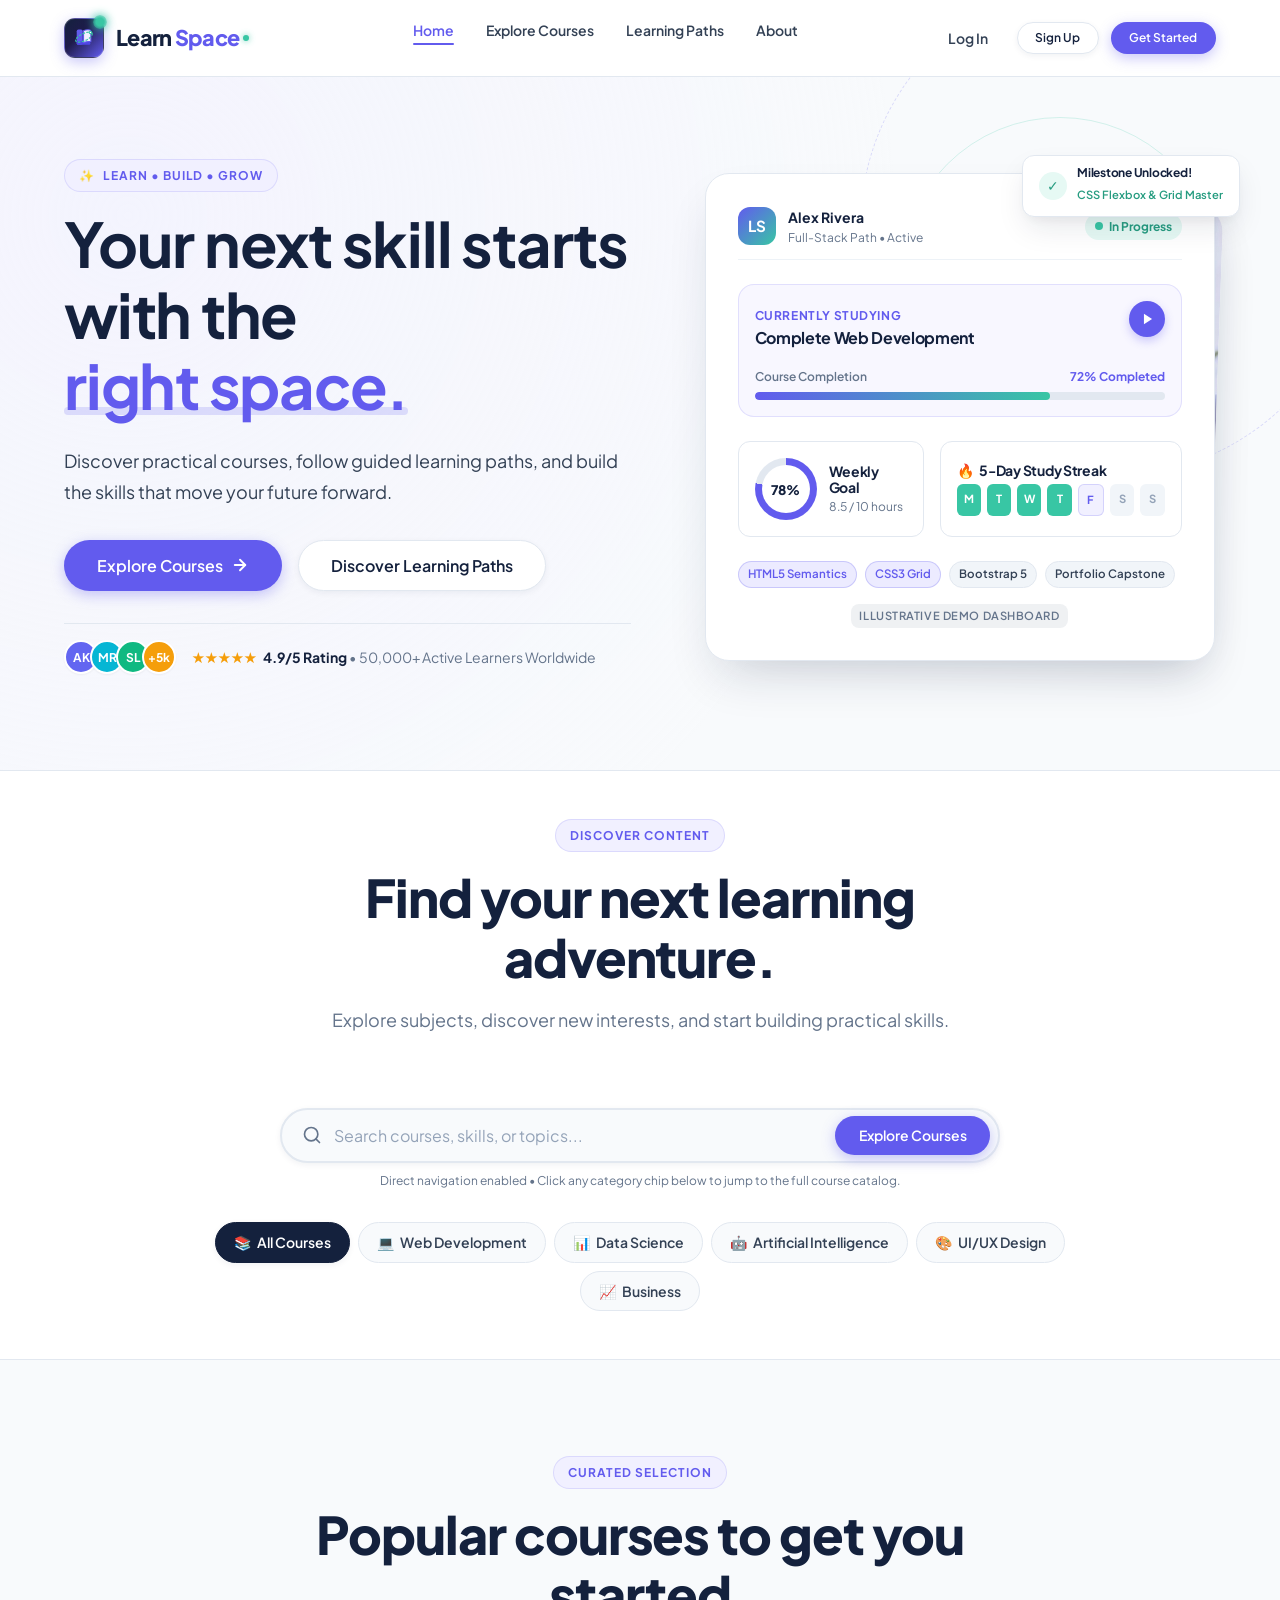
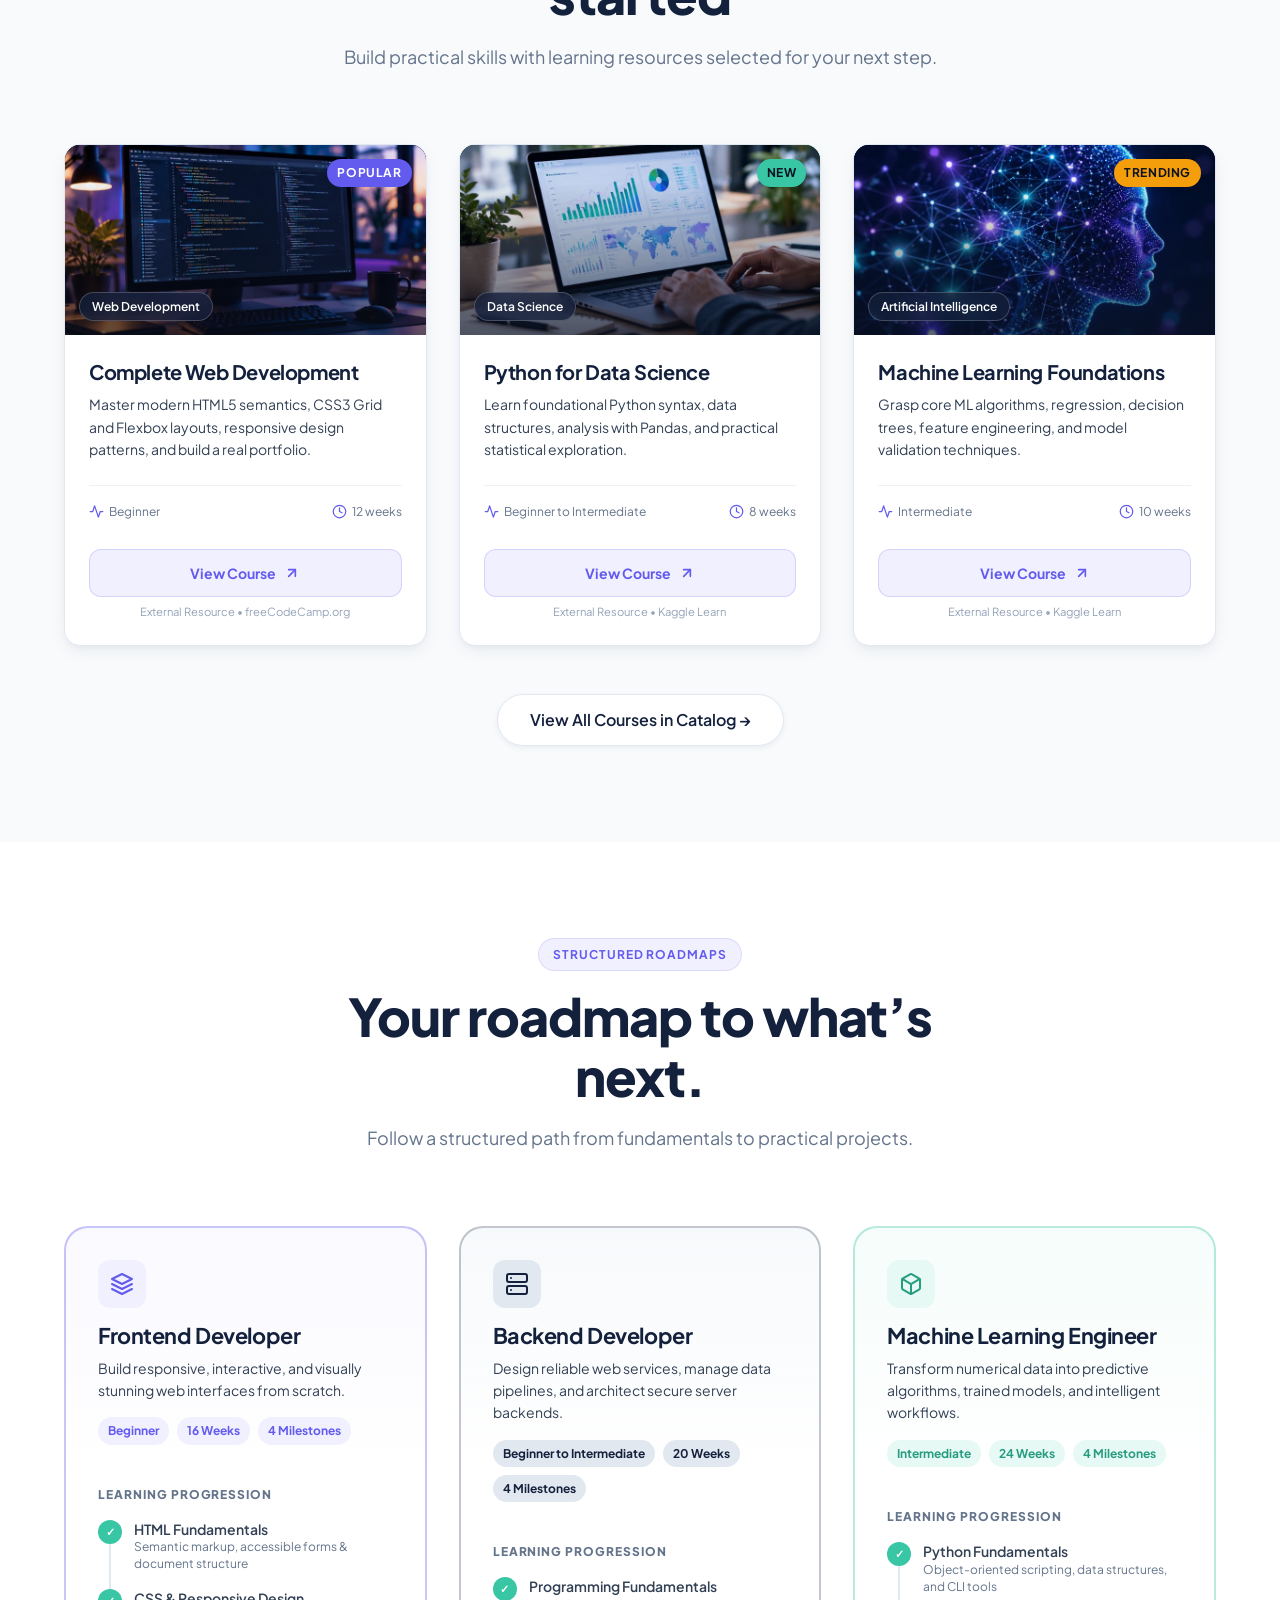
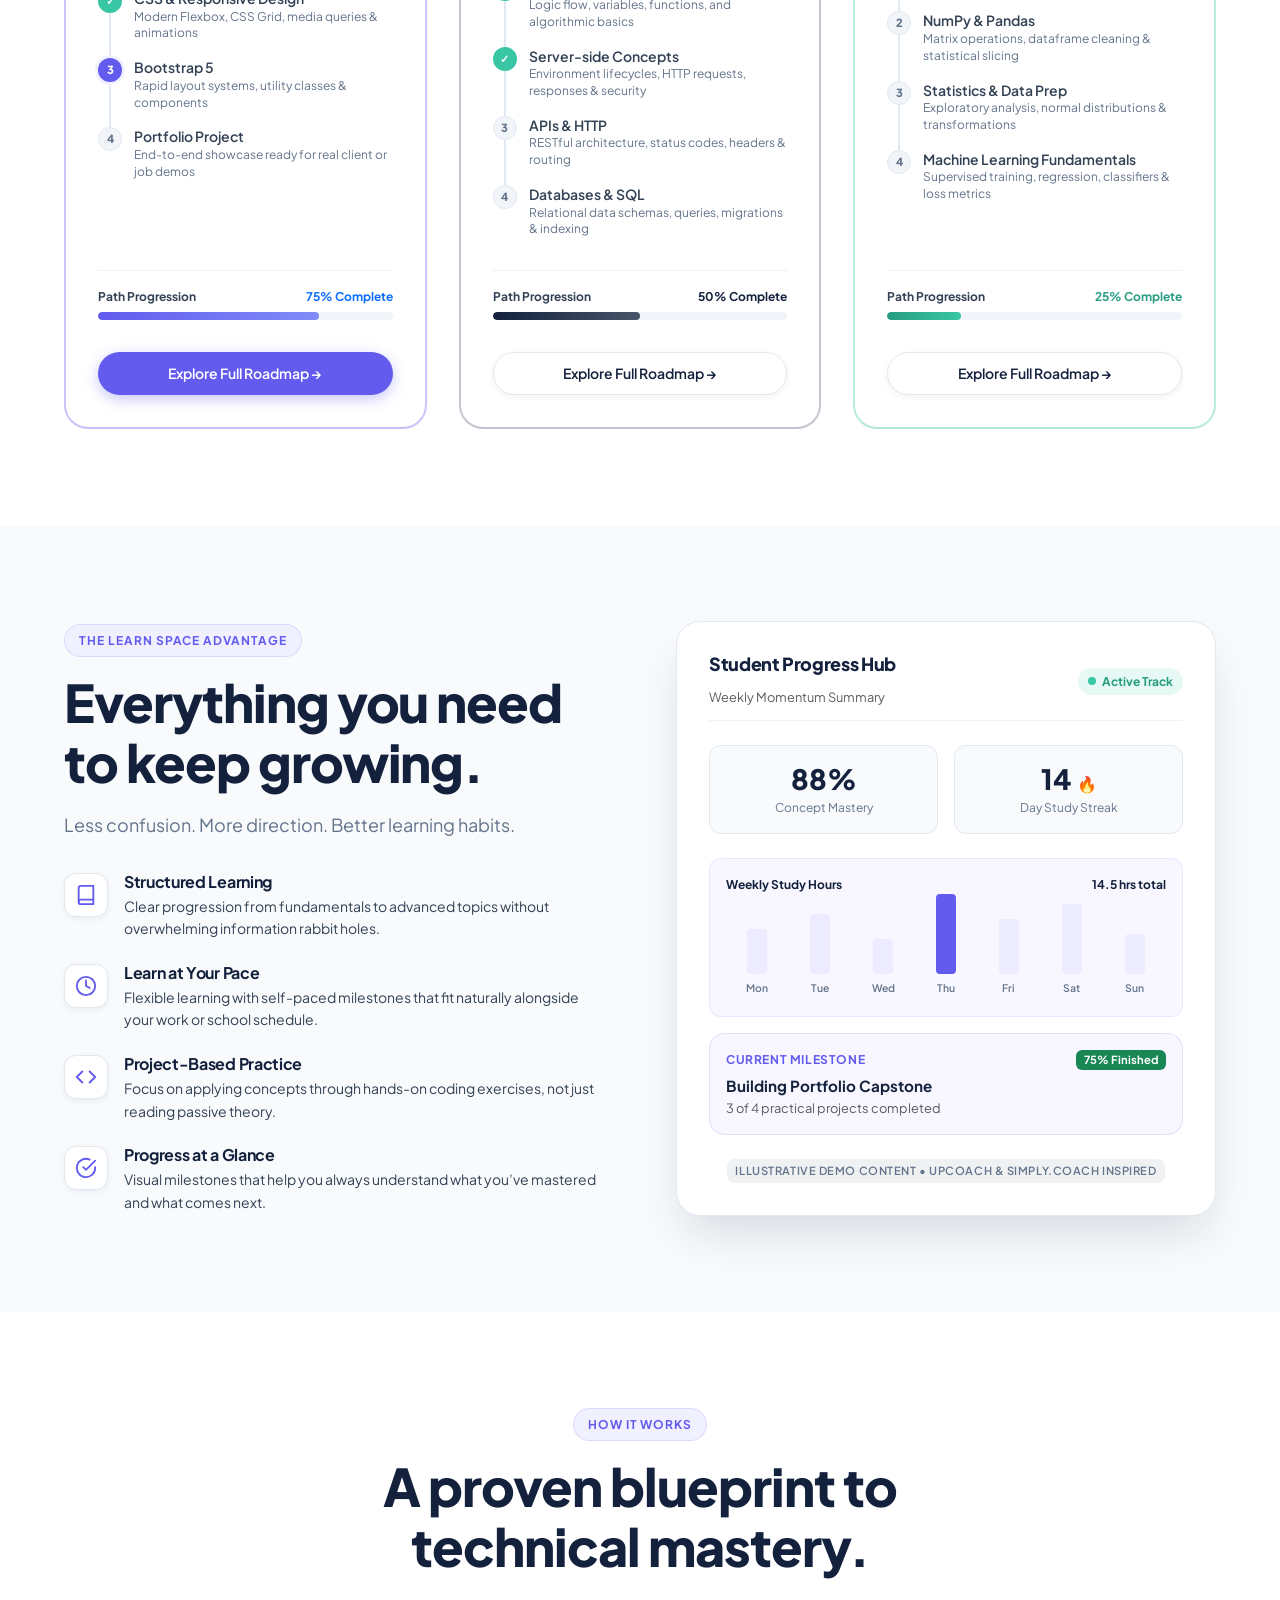
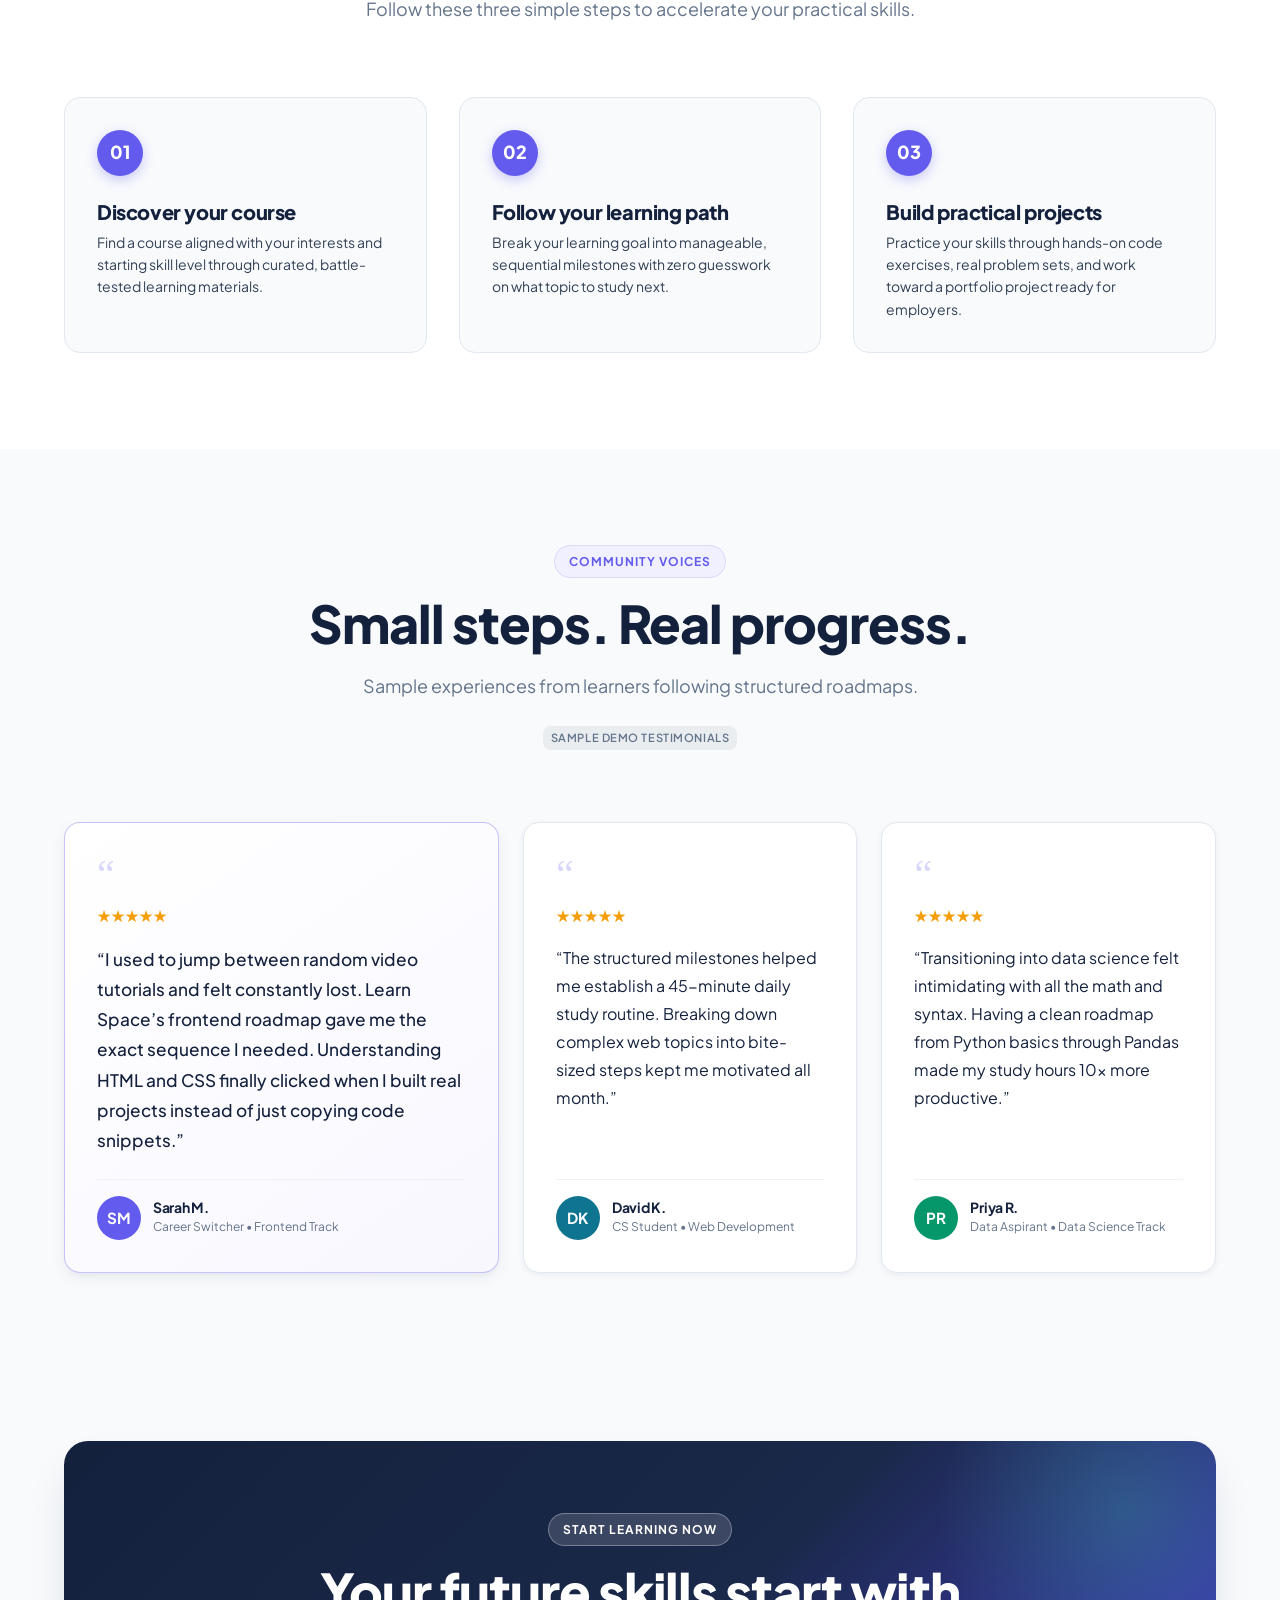
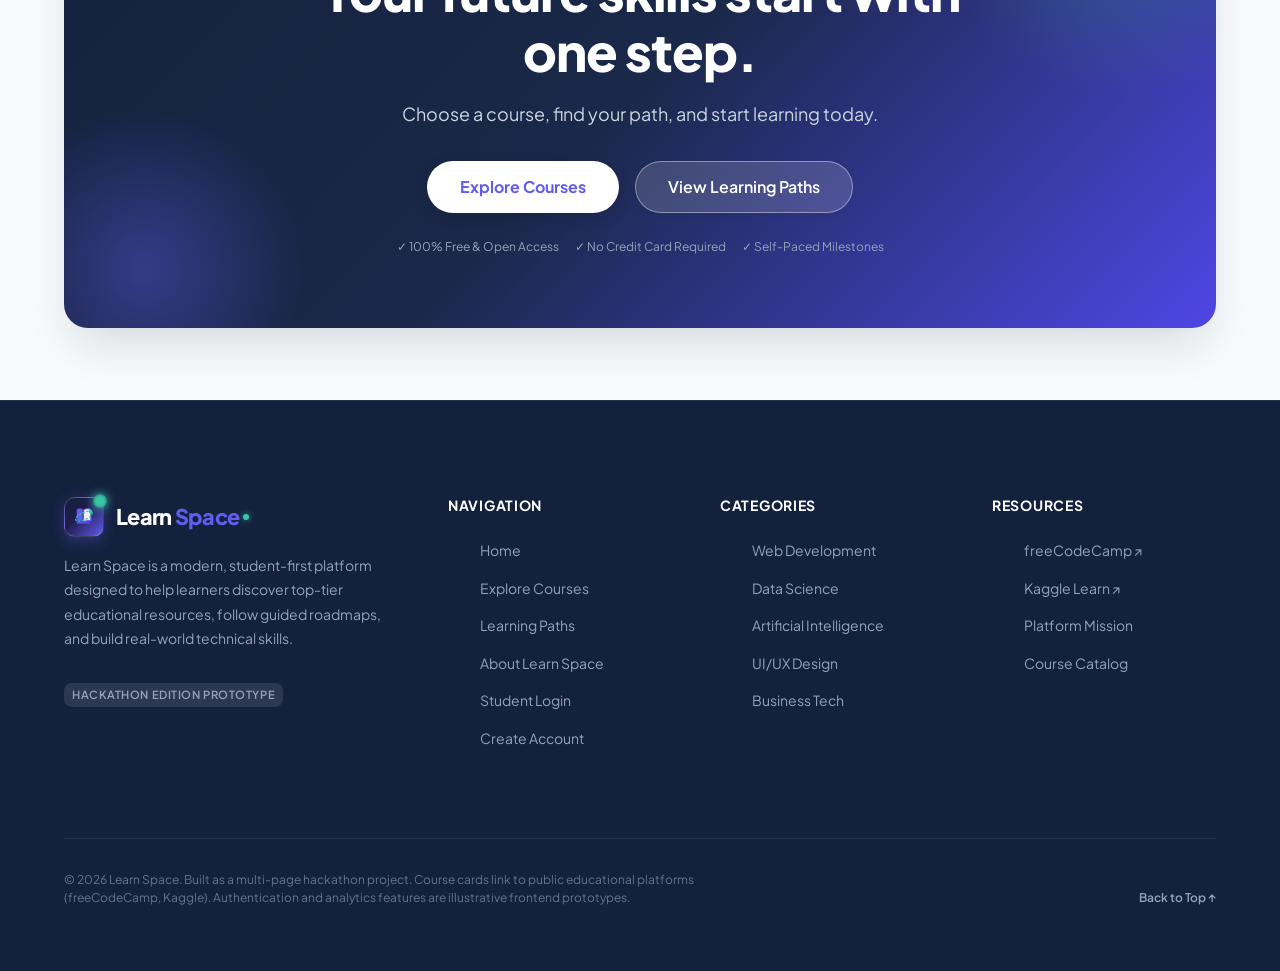
<file: index.html>
<!DOCTYPE html>
<html lang="en">
<head>
  <meta charset="UTF-8">
  <meta name="viewport" content="width=device-width, initial-scale=1.0">
  <title>Learn Space — Your Next Skill Starts with the Right Space</title>
  <meta name="description" content="Discover practical courses, follow structured learning paths, and build career-ready skills with Learn Space. Multi-page free, guided education roadmap platform.">
  <meta name="keywords" content="learn space, online courses, web development, data science, machine learning, learning paths, tech roadmaps">
  <meta name="author" content="Learn Space Team">

  <!-- Favicon (Inline SVG Data URI) -->
  <link rel="icon" type="image/svg+xml" href="data:image/svg+xml,%3Csvg xmlns='http://www.w3.org/2000/svg' viewBox='0 0 32 32'%3E%3Crect width='32' height='32' rx='8' fill='%2314213D'/%3E%3Cpath d='M7 6h6v18H7zM7 19h13a3 3 0 0 1 3 3v2H7z' fill='%23625BEE'/%3E%3Cellipse cx='16' cy='14' rx='10' ry='4' transform='rotate(-25 16 14)' stroke='%2338C6A4' stroke-width='2' fill='none'/%3E%3Ccircle cx='23' cy='8' r='3' fill='%2338C6A4'/%3E%3C/svg%3E">

  <!-- Google Fonts: Plus Jakarta Sans for crisp, modern SaaS aesthetics -->
  <link rel="preconnect" href="https://fonts.googleapis.com">
  <link rel="preconnect" href="https://fonts.gstatic.com" crossorigin>
  <link href="https://fonts.googleapis.com/css2?family=Plus+Jakarta+Sans:wght@400;500;600;700;800&display=swap" rel="stylesheet">

  <!-- Bootstrap 5 CSS CDN (Permitted technology) -->
  <link rel="stylesheet" href="https://cdn.jsdelivr.net/npm/bootstrap@5.3.3/dist/css/bootstrap.min.css" integrity="sha384-QWTKZyjpPEjISv5WaRU9OFeRpok6YctnYmDr5pNlyT2bRjXh0JMhjY6hW+ALEwIH" crossorigin="anonymous">

  <!-- Learn Space Custom Design System Stylesheet -->
  <link rel="stylesheet" href="styles.css">
</head>
<body>

  <!-- =========================================================================
       1. NAVIGATION BAR
       ========================================================================= -->
  <header class="site-header">
    <div class="site-container">
      <!-- Hidden checkbox for Pure CSS mobile navigation toggle -->
      <input type="checkbox" id="nav-toggle" class="mobile-nav-toggle" aria-label="Toggle navigation menu">

      <nav class="navbar-container" aria-label="Main Navigation">
        <!-- Original Learn Space Redesigned Logo & Wordmark -->
        <a href="index.html" class="brand-logo" aria-label="Learn Space Homepage">
          <div class="logo-symbol" title="Learn Space Logo">
            <!-- Bespoke Open Book + Orbital Ring + Stylized L SVG Icon -->
            <svg class="logo-svg" viewBox="0 0 28 28" fill="none" xmlns="http://www.w3.org/2000/svg" aria-hidden="true">
              <!-- Stylized 'L' Spine & Foundation of Open Book -->
              <rect x="5.5" y="4" width="7" height="18" rx="2" fill="#625BEE"/>
              <path d="M5.5 17.5H19C20.38 17.5 21.5 18.62 21.5 20C21.5 21.1 20.6 22 19.5 22H7.5C6.4 22 5.5 21.1 5.5 20V17.5Z" fill="#4F46E5"/>
              <!-- Right Page of Open Book -->
              <path d="M13.5 5.5C15.2 4.6 17.8 4.2 20.8 4.6C21.5 4.7 22 5.2 22 5.9V18.2C19.2 17.8 16.5 18.2 13.5 19.2V5.5Z" fill="#F1F0FF" stroke="#625BEE" stroke-width="1.2"/>
              <!-- Orbital Ring Representing Discovery -->
              <ellipse cx="14" cy="13" rx="10.5" ry="4.2" transform="rotate(-25 14 13)" stroke="#38C6A4" stroke-width="1.4" stroke-dasharray="3 1.5"/>
              <!-- Orbital Spark Node -->
              <circle cx="21.5" cy="7.5" r="2" fill="#38C6A4"/>
              <circle cx="21.5" cy="7.5" r="0.8" fill="#FFFFFF"/>
            </svg>
          </div>
          <span class="brand-text">Learn<span class="space-accent">Space</span><span class="spark-dot"></span></span>
        </a>

        <!-- Center Navigation Links (Real Multi-Page Routing) -->
        <ul class="nav-links-desktop">
          <li><a href="index.html" class="nav-item-link active">Home</a></li>
          <li><a href="courses.html" class="nav-item-link">Explore Courses</a></li>
          <li><a href="learning-paths.html" class="nav-item-link">Learning Paths</a></li>
          <li><a href="about.html" class="nav-item-link">About</a></li>
        </ul>

        <!-- Right Action Buttons -->
        <div class="nav-actions">
          <a href="login.html" class="btn btn-ghost">Log In</a>
          <a href="signup.html" class="btn btn-secondary btn-sm">Sign Up</a>
          <a href="courses.html" class="btn btn-primary btn-sm">Get Started</a>
        </div>

        <!-- Mobile Menu Toggle Button (CSS-controlled via #nav-toggle) -->
        <label for="nav-toggle" class="mobile-nav-label" aria-label="Toggle Navigation">
          <span class="hamburger-line"></span>
        </label>
      </nav>
    </div>
  </header>

  <main id="main-content">
    <!-- =======================================================================
         2. HERO SECTION
         ======================================================================= -->
    <section id="home" class="hero-section">
      <!-- Decorative Orbit Accents (Behind Content) -->
      <div class="hero-backdrop-orbit" aria-hidden="true"></div>
      <div class="hero-backdrop-orbit-inner" aria-hidden="true"></div>

      <div class="site-container">
        <div class="hero-grid">
          <!-- Left Column: Copy & Calls to Action -->
          <div class="hero-content">
            <div class="section-eyebrow">
              <span aria-hidden="true">✨</span> LEARN • BUILD • GROW
            </div>

            <h1 class="hero-title">
              Your next skill starts <br class="d-none d-md-block">
              with the <span class="highlight-text">right space.</span>
            </h1>

            <p class="hero-desc">
              Discover practical courses, follow guided learning paths, and build the skills that move your future forward.
            </p>

            <div class="hero-cta-group">
              <a href="courses.html" class="btn btn-primary btn-lg">
                Explore Courses
                <svg width="18" height="18" viewBox="0 0 24 24" fill="none" stroke="currentColor" stroke-width="2.5" stroke-linecap="round" stroke-linejoin="round" aria-hidden="true"><line x1="5" y1="12" x2="19" y2="12"></line><polyline points="12 5 19 12 12 19"></polyline></svg>
              </a>
              <a href="learning-paths.html" class="btn btn-secondary btn-lg">
                Discover Learning Paths
              </a>
            </div>

            <!-- Trust Statement & Social Proof -->
            <div class="hero-trust-bar">
              <div class="trust-avatar-group" aria-hidden="true">
                <div class="trust-avatar trust-avatar-1">AK</div>
                <div class="trust-avatar trust-avatar-2">MR</div>
                <div class="trust-avatar trust-avatar-3">SL</div>
                <div class="trust-avatar trust-avatar-4">+5k</div>
              </div>
              <div class="trust-text">
                <span class="stars-rating" aria-label="5 star rating">★★★★★</span>
                <strong>4.9/5 Rating</strong> • 50,000+ Active Learners Worldwide
              </div>
            </div>
          </div>

          <!-- Right Column: Illustrative Learning Dashboard (HTML & CSS) -->
          <div class="hero-visual-wrapper">
            <!-- Floating Milestone Unlocked Card -->
            <div class="floating-milestone-card" aria-hidden="true">
              <div class="floating-milestone-icon">✓</div>
              <div class="floating-milestone-text">
                <h6>Milestone Unlocked!</h6>
                <span>CSS Flexbox &amp; Grid Master</span>
              </div>
            </div>

            <!-- Main Interactive Dashboard Preview Card -->
            <div class="dashboard-card" role="region" aria-label="Learning Dashboard Preview">
              <!-- Dashboard Header -->
              <div class="dash-header">
                <div class="dash-user-info">
                  <div class="dash-user-badge" aria-hidden="true">LS</div>
                  <div>
                    <div class="dash-user-name">Alex Rivera</div>
                    <div class="dash-user-subtitle">Full-Stack Path • Active</div>
                  </div>
                </div>
                <div class="dash-status-pill">
                  <span class="pulse-dot" aria-hidden="true"></span>
                  In Progress
                </div>
              </div>

              <!-- Course In Progress Panel -->
              <div class="dash-featured-course">
                <div class="course-preview-header">
                  <div>
                    <span class="course-preview-tag">Currently Studying</span>
                    <h2 class="course-preview-title">Complete Web Development</h2>
                  </div>
                  <a href="courses.html" class="play-button-visual" title="View Full Course Curriculum" aria-label="View Full Course Curriculum">
                    <svg width="14" height="14" viewBox="0 0 24 24" fill="currentColor" aria-hidden="true"><polygon points="5 3 19 12 5 21 5 3"></polygon></svg>
                  </a>
                </div>

                <!-- Learning Path Progress Bar -->
                <div class="dash-progress-wrap">
                  <div class="dash-progress-meta">
                    <span>Course Completion</span>
                    <span>72% Completed</span>
                  </div>
                  <div class="dash-progress-track" role="progressbar" aria-valuenow="72" aria-valuemin="0" aria-valuemax="100">
                    <div class="dash-progress-fill" style="width: 72%;"></div>
                  </div>
                </div>
              </div>

              <!-- Metrics Row: Circular Progress Ring & Weekly Study Streak -->
              <div class="dash-metrics-row">
                <!-- Circular Progress Ring (Pure CSS conic-gradient) -->
                <div class="dash-metric-card">
                  <div class="circle-progress-container">
                    <div class="css-circle-ring" aria-label="78% Weekly Goal Accomplished">
                      <div class="css-circle-inner">78%</div>
                    </div>
                    <div class="circle-progress-text">
                      <h5>Weekly Goal</h5>
                      <p>8.5 / 10 hours</p>
                    </div>
                  </div>
                </div>

                <!-- Weekly Study Streak Visual -->
                <div class="dash-metric-card streak-metric">
                  <h5>
                    <span aria-hidden="true">🔥</span> 5-Day Study Streak
                  </h5>
                  <div class="streak-days-row" aria-label="Weekly streak: Mon to Fri completed">
                    <div class="streak-day completed" title="Monday">M</div>
                    <div class="streak-day completed" title="Tuesday">T</div>
                    <div class="streak-day completed" title="Wednesday">W</div>
                    <div class="streak-day completed" title="Thursday">T</div>
                    <div class="streak-day active" title="Friday">F</div>
                    <div class="streak-day inactive" title="Saturday">S</div>
                    <div class="streak-day inactive" title="Sunday">S</div>
                  </div>
                </div>
              </div>

              <!-- Topic Labels / Skills Tags -->
              <div class="dash-topics-bar">
                <span class="dash-topic-pill active">HTML5 Semantics</span>
                <span class="dash-topic-pill active">CSS3 Grid</span>
                <span class="dash-topic-pill">Bootstrap 5</span>
                <span class="dash-topic-pill">Portfolio Capstone</span>
              </div>

              <div class="text-center mt-2">
                <span class="prototype-tag">Illustrative Demo Dashboard</span>
              </div>
            </div>
          </div>
        </div>
      </div>
    </section>

    <!-- =======================================================================
         3. SEARCH AND COURSE CATEGORIES SECTION
         ======================================================================= -->
    <section id="search-discovery" class="search-section section-spacing-sm">
      <div class="site-container">
        <div class="section-header">
          <div class="section-eyebrow">DISCOVER CONTENT</div>
          <h2 class="section-title">Find your next learning adventure.</h2>
          <p class="section-desc">
            Explore subjects, discover new interests, and start building practical skills.
          </p>
        </div>

        <!-- Search Bar navigating to courses.html -->
        <div class="search-box-wrapper">
          <form class="search-input-group" action="courses.html" method="GET" role="search" aria-label="Course Search">
            <svg class="search-icon" viewBox="0 0 24 24" fill="none" stroke="currentColor" stroke-width="2" stroke-linecap="round" stroke-linejoin="round" aria-hidden="true">
              <circle cx="11" cy="11" r="8"></circle>
              <line x1="21" y1="21" x2="16.65" y2="16.65"></line>
            </svg>
            <input 
              type="text" 
              name="q" 
              id="course-search-field"
              class="search-input-field" 
              placeholder="Search courses, skills, or topics..." 
              aria-label="Search courses, skills, or topics"
            >
            <button type="submit" class="btn btn-primary search-submit-btn">
              Explore Courses
            </button>
          </form>
          <div class="search-disclaimer-text">
            Direct navigation enabled • Click any category chip below to jump to the full course catalog.
          </div>
        </div>

        <!-- 6 Category Filter Chips Linking to courses.html -->
        <div class="category-chips-wrapper" role="navigation" aria-label="Course Categories">
          <a href="courses.html" class="category-chip active">
            <span>📚</span> All Courses
          </a>
          <a href="courses.html#web-development" class="category-chip">
            <span>💻</span> Web Development
          </a>
          <a href="courses.html#data-science" class="category-chip">
            <span>📊</span> Data Science
          </a>
          <a href="courses.html#ai" class="category-chip">
            <span>🤖</span> Artificial Intelligence
          </a>
          <a href="courses.html#design" class="category-chip">
            <span>🎨</span> UI/UX Design
          </a>
          <a href="courses.html#business" class="category-chip">
            <span>📈</span> Business
          </a>
        </div>
      </div>
    </section>

    <!-- =======================================================================
         4. POPULAR COURSES SECTION (EXACTLY 3 CARDS WITH EXTERNAL LINKS)
         ======================================================================= -->
    <section id="courses" class="courses-section section-spacing">
      <div class="site-container">
        <div class="section-header">
          <div class="section-eyebrow">CURATED SELECTION</div>
          <h2 class="section-title">Popular courses to get you started</h2>
          <p class="section-desc">
            Build practical skills with learning resources selected for your next step.
          </p>
        </div>

        <div class="course-grid-3">
          <!-- COURSE CARD 1: Web Development -->
          <article class="course-card">
            <div class="course-card-visual visual-webdev">
              <span class="course-badge badge-popular">Popular</span>
              <span class="course-category-pill">Web Development</span>
              
              <img class="course-photo" src="assets/images/web-development.jpg" alt="Developer working at a code editor" loading="lazy" width="768" height="512">
            </div>

            <div class="course-card-body">
              <h3 class="course-card-title">Complete Web Development</h3>
              <p class="course-card-desc">
                Master modern HTML5 semantics, CSS3 Grid and Flexbox layouts, responsive design patterns, and build a real portfolio.
              </p>

              <div class="course-meta-row">
                <div class="course-meta-item">
                  <svg width="15" height="15" viewBox="0 0 24 24" fill="none" stroke="currentColor" stroke-width="2" stroke-linecap="round" stroke-linejoin="round" aria-hidden="true"><path d="M22 12h-4l-3 9L9 3l-3 9H2"/></svg>
                  <span>Beginner</span>
                </div>
                <div class="course-meta-item">
                  <svg width="15" height="15" viewBox="0 0 24 24" fill="none" stroke="currentColor" stroke-width="2" stroke-linecap="round" stroke-linejoin="round" aria-hidden="true"><circle cx="12" cy="12" r="10"></circle><polyline points="12 6 12 12 16 14"></polyline></svg>
                  <span>12 weeks</span>
                </div>
              </div>

              <div class="course-card-footer">
                <a 
                  href="https://www.freecodecamp.org/learn/" 
                  target="_blank" 
                  rel="noopener noreferrer" 
                  class="btn-view-course"
                  aria-label="View Complete Web Development course on freeCodeCamp (opens in new tab)"
                >
                  View Course
                  <svg width="16" height="16" viewBox="0 0 24 24" fill="none" stroke="currentColor" stroke-width="2.5" stroke-linecap="round" stroke-linejoin="round" aria-hidden="true"><line x1="7" y1="17" x2="17" y2="7"></line><polyline points="7 7 17 7 17 17"></polyline></svg>
                </a>
                <div class="resource-notice">External Resource • freeCodeCamp.org</div>
              </div>
            </div>
          </article>

          <!-- COURSE CARD 2: Data Science -->
          <article class="course-card">
            <div class="course-card-visual visual-datasci">
              <span class="course-badge badge-new">New</span>
              <span class="course-category-pill">Data Science</span>
              
              <img class="course-photo" src="assets/images/data-analytics.jpg" alt="Laptop displaying data charts and analytics" loading="lazy" width="768" height="512">
            </div>

            <div class="course-card-body">
              <h3 class="course-card-title">Python for Data Science</h3>
              <p class="course-card-desc">
                Learn foundational Python syntax, data structures, analysis with Pandas, and practical statistical exploration.
              </p>

              <div class="course-meta-row">
                <div class="course-meta-item">
                  <svg width="15" height="15" viewBox="0 0 24 24" fill="none" stroke="currentColor" stroke-width="2" stroke-linecap="round" stroke-linejoin="round" aria-hidden="true"><path d="M22 12h-4l-3 9L9 3l-3 9H2"/></svg>
                  <span>Beginner to Intermediate</span>
                </div>
                <div class="course-meta-item">
                  <svg width="15" height="15" viewBox="0 0 24 24" fill="none" stroke="currentColor" stroke-width="2" stroke-linecap="round" stroke-linejoin="round" aria-hidden="true"><circle cx="12" cy="12" r="10"></circle><polyline points="12 6 12 12 16 14"></polyline></svg>
                  <span>8 weeks</span>
                </div>
              </div>

              <div class="course-card-footer">
                <a 
                  href="https://www.kaggle.com/learn/python" 
                  target="_blank" 
                  rel="noopener noreferrer" 
                  class="btn-view-course"
                  aria-label="View Python for Data Science course on Kaggle (opens in new tab)"
                >
                  View Course
                  <svg width="16" height="16" viewBox="0 0 24 24" fill="none" stroke="currentColor" stroke-width="2.5" stroke-linecap="round" stroke-linejoin="round" aria-hidden="true"><line x1="7" y1="17" x2="17" y2="7"></line><polyline points="7 7 17 7 17 17"></polyline></svg>
                </a>
                <div class="resource-notice">External Resource • Kaggle Learn</div>
              </div>
            </div>
          </article>

          <!-- COURSE CARD 3: Machine Learning -->
          <article class="course-card">
            <div class="course-card-visual visual-ml">
              <span class="course-badge badge-trending">Trending</span>
              <span class="course-category-pill">Artificial Intelligence</span>
              
              <img class="course-photo" src="assets/images/artificial-intelligence.jpg" alt="Blue violet artificial intelligence neural network visualization" loading="lazy" width="768" height="512">
            </div>

            <div class="course-card-body">
              <h3 class="course-card-title">Machine Learning Foundations</h3>
              <p class="course-card-desc">
                Grasp core ML algorithms, regression, decision trees, feature engineering, and model validation techniques.
              </p>

              <div class="course-meta-row">
                <div class="course-meta-item">
                  <svg width="15" height="15" viewBox="0 0 24 24" fill="none" stroke="currentColor" stroke-width="2" stroke-linecap="round" stroke-linejoin="round" aria-hidden="true"><path d="M22 12h-4l-3 9L9 3l-3 9H2"/></svg>
                  <span>Intermediate</span>
                </div>
                <div class="course-meta-item">
                  <svg width="15" height="15" viewBox="0 0 24 24" fill="none" stroke="currentColor" stroke-width="2" stroke-linecap="round" stroke-linejoin="round" aria-hidden="true"><circle cx="12" cy="12" r="10"></circle><polyline points="12 6 12 12 16 14"></polyline></svg>
                  <span>10 weeks</span>
                </div>
              </div>

              <div class="course-card-footer">
                <a 
                  href="https://www.kaggle.com/learn/intro-to-machine-learning" 
                  target="_blank" 
                  rel="noopener noreferrer" 
                  class="btn-view-course"
                  aria-label="View Machine Learning Foundations course on Kaggle (opens in new tab)"
                >
                  View Course
                  <svg width="16" height="16" viewBox="0 0 24 24" fill="none" stroke="currentColor" stroke-width="2.5" stroke-linecap="round" stroke-linejoin="round" aria-hidden="true"><line x1="7" y1="17" x2="17" y2="7"></line><polyline points="7 7 17 7 17 17"></polyline></svg>
                </a>
                <div class="resource-notice">External Resource • Kaggle Learn</div>
              </div>
            </div>
          </article>
        </div>

        <div class="text-center mt-5">
          <a href="courses.html" class="btn btn-secondary btn-lg">
            View All Courses in Catalog →
          </a>
        </div>
      </div>
    </section>

    <!-- =======================================================================
         5. LEARNING PATHS PREVIEW SECTION
         ======================================================================= -->
    <section id="paths" class="paths-section section-spacing">
      <div class="site-container">
        <div class="section-header">
          <div class="section-eyebrow">STRUCTURED ROADMAPS</div>
          <h2 class="section-title">Your roadmap to what’s next.</h2>
          <p class="section-desc">
            Follow a structured path from fundamentals to practical projects.
          </p>
        </div>

        <div class="paths-grid">
          <!-- PATH 1: Frontend Developer -->
          <article class="path-card path-card-frontend">
            <div class="path-header">
              <div class="path-icon-badge path-icon-frontend" aria-hidden="true">
                <svg width="24" height="24" viewBox="0 0 24 24" fill="none" stroke="currentColor" stroke-width="2" stroke-linecap="round" stroke-linejoin="round"><polygon points="12 2 2 7 12 12 22 7 12 2"></polygon><polyline points="2 17 12 22 22 17"></polyline><polyline points="2 12 12 17 22 12"></polyline></svg>
              </div>
              <h3 class="path-title">Frontend Developer</h3>
              <p class="path-desc">Build responsive, interactive, and visually stunning web interfaces from scratch.</p>
              
              <div class="path-meta-tags">
                <span class="path-meta-tag tag-indigo">Beginner</span>
                <span class="path-meta-tag tag-indigo">16 Weeks</span>
                <span class="path-meta-tag tag-indigo">4 Milestones</span>
              </div>
            </div>

            <div class="path-milestones">
              <div class="milestones-title">Learning Progression</div>
              
              <div class="milestone-item">
                <div class="milestone-bullet bullet-done" title="Milestone Completed">✓</div>
                <div class="milestone-label">
                  HTML Fundamentals
                  <span>Semantic markup, accessible forms &amp; document structure</span>
                </div>
              </div>

              <div class="milestone-item">
                <div class="milestone-bullet bullet-done" title="Milestone Completed">✓</div>
                <div class="milestone-label">
                  CSS &amp; Responsive Design
                  <span>Modern Flexbox, CSS Grid, media queries &amp; animations</span>
                </div>
              </div>

              <div class="milestone-item">
                <div class="milestone-bullet bullet-current" title="In Progress">3</div>
                <div class="milestone-label">
                  Bootstrap 5
                  <span>Rapid layout systems, utility classes &amp; components</span>
                </div>
              </div>

              <div class="milestone-item">
                <div class="milestone-bullet bullet-upcoming" title="Upcoming">4</div>
                <div class="milestone-label">
                  Portfolio Project
                  <span>End-to-end showcase ready for real client or job demos</span>
                </div>
              </div>
            </div>

            <div class="path-progress-container">
              <div class="path-progress-header">
                <span>Path Progression</span>
                <span class="text-primary">75% Complete</span>
              </div>
              <div class="path-progress-track">
                <div class="path-progress-bar bar-frontend"></div>
              </div>
            </div>

            <div class="mt-3">
              <a href="learning-paths.html" class="btn btn-primary w-100">
                Explore Full Roadmap →
              </a>
            </div>
          </article>

          <!-- PATH 2: Backend Developer -->
          <article class="path-card path-card-backend">
            <div class="path-header">
              <div class="path-icon-badge path-icon-backend" aria-hidden="true">
                <svg width="24" height="24" viewBox="0 0 24 24" fill="none" stroke="currentColor" stroke-width="2" stroke-linecap="round" stroke-linejoin="round"><rect x="2" y="2" width="20" height="8" rx="2" ry="2"></rect><rect x="2" y="14" width="20" height="8" rx="2" ry="2"></rect><line x1="6" y1="6" x2="6.01" y2="6"></line><line x1="6" y1="18" x2="6.01" y2="18"></line></svg>
              </div>
              <h3 class="path-title">Backend Developer</h3>
              <p class="path-desc">Design reliable web services, manage data pipelines, and architect secure server backends.</p>
              
              <div class="path-meta-tags">
                <span class="path-meta-tag tag-navy">Beginner to Intermediate</span>
                <span class="path-meta-tag tag-navy">20 Weeks</span>
                <span class="path-meta-tag tag-navy">4 Milestones</span>
              </div>
            </div>

            <div class="path-milestones">
              <div class="milestones-title">Learning Progression</div>
              
              <div class="milestone-item">
                <div class="milestone-bullet bullet-done" title="Milestone Completed">✓</div>
                <div class="milestone-label">
                  Programming Fundamentals
                  <span>Logic flow, variables, functions, and algorithmic basics</span>
                </div>
              </div>

              <div class="milestone-item">
                <div class="milestone-bullet bullet-done" title="Milestone Completed">✓</div>
                <div class="milestone-label">
                  Server-side Concepts
                  <span>Environment lifecycles, HTTP requests, responses &amp; security</span>
                </div>
              </div>

              <div class="milestone-item">
                <div class="milestone-bullet bullet-upcoming" title="Upcoming">3</div>
                <div class="milestone-label">
                  APIs &amp; HTTP
                  <span>RESTful architecture, status codes, headers &amp; routing</span>
                </div>
              </div>

              <div class="milestone-item">
                <div class="milestone-bullet bullet-upcoming" title="Upcoming">4</div>
                <div class="milestone-label">
                  Databases &amp; SQL
                  <span>Relational data schemas, queries, migrations &amp; indexing</span>
                </div>
              </div>
            </div>

            <div class="path-progress-container">
              <div class="path-progress-header">
                <span>Path Progression</span>
                <span style="color: var(--color-navy);">50% Complete</span>
              </div>
              <div class="path-progress-track">
                <div class="path-progress-bar bar-backend"></div>
              </div>
            </div>

            <div class="mt-3">
              <a href="learning-paths.html" class="btn btn-secondary w-100">
                Explore Full Roadmap →
              </a>
            </div>
          </article>

          <!-- PATH 3: Machine Learning Engineer -->
          <article class="path-card path-card-ml">
            <div class="path-header">
              <div class="path-icon-badge path-icon-ml" aria-hidden="true">
                <svg width="24" height="24" viewBox="0 0 24 24" fill="none" stroke="currentColor" stroke-width="2" stroke-linecap="round" stroke-linejoin="round"><path d="M21 16V8a2 2 0 0 0-1-1.73l-7-4a2 2 0 0 0-2 0l-7 4A2 2 0 0 0 3 8v8a2 2 0 0 0 1 1.73l7 4a2 2 0 0 0 2 0l7-4A2 2 0 0 0 21 16z"></path><polyline points="3.27 6.96 12 12.01 20.73 6.96"></polyline><line x1="12" y1="22.08" x2="12" y2="12"></line></svg>
              </div>
              <h3 class="path-title">Machine Learning Engineer</h3>
              <p class="path-desc">Transform numerical data into predictive algorithms, trained models, and intelligent workflows.</p>
              
              <div class="path-meta-tags">
                <span class="path-meta-tag tag-mint">Intermediate</span>
                <span class="path-meta-tag tag-mint">24 Weeks</span>
                <span class="path-meta-tag tag-mint">4 Milestones</span>
              </div>
            </div>

            <div class="path-milestones">
              <div class="milestones-title">Learning Progression</div>
              
              <div class="milestone-item">
                <div class="milestone-bullet bullet-done" title="Milestone Completed">✓</div>
                <div class="milestone-label">
                  Python Fundamentals
                  <span>Object-oriented scripting, data structures, and CLI tools</span>
                </div>
              </div>

              <div class="milestone-item">
                <div class="milestone-bullet bullet-upcoming" title="Upcoming">2</div>
                <div class="milestone-label">
                  NumPy &amp; Pandas
                  <span>Matrix operations, dataframe cleaning &amp; statistical slicing</span>
                </div>
              </div>

              <div class="milestone-item">
                <div class="milestone-bullet bullet-upcoming" title="Upcoming">3</div>
                <div class="milestone-label">
                  Statistics &amp; Data Prep
                  <span>Exploratory analysis, normal distributions &amp; transformations</span>
                </div>
              </div>

              <div class="milestone-item">
                <div class="milestone-bullet bullet-upcoming" title="Upcoming">4</div>
                <div class="milestone-label">
                  Machine Learning Fundamentals
                  <span>Supervised training, regression, classifiers &amp; loss metrics</span>
                </div>
              </div>
            </div>

            <div class="path-progress-container">
              <div class="path-progress-header">
                <span>Path Progression</span>
                <span style="color: var(--color-mint-dark);">25% Complete</span>
              </div>
              <div class="path-progress-track">
                <div class="path-progress-bar bar-ml"></div>
              </div>
            </div>

            <div class="mt-3">
              <a href="learning-paths.html" class="btn btn-secondary w-100">
                Explore Full Roadmap →
              </a>
            </div>
          </article>
        </div>
      </div>
    </section>

    <!-- =======================================================================
         6. WHY LEARN SPACE? — BENEFITS & ANALYTICS PREVIEW
         ======================================================================= -->
    <section id="benefits" class="benefits-section section-spacing">
      <div class="site-container">
        <div class="benefits-grid">
          <!-- Left Column: Copy & 4 Benefits -->
          <div class="benefits-content">
            <div class="section-eyebrow">THE LEARN SPACE ADVANTAGE</div>
            <h2 class="section-title">Everything you need to keep growing.</h2>
            <p class="section-desc">
              Less confusion. More direction. Better learning habits.
            </p>

            <div class="benefits-list">
              <div class="benefit-item">
                <div class="benefit-icon-box" aria-hidden="true">
                  <svg width="22" height="22" viewBox="0 0 24 24" fill="none" stroke="currentColor" stroke-width="2" stroke-linecap="round" stroke-linejoin="round"><path d="M4 19.5A2.5 2.5 0 0 1 6.5 17H20"></path><path d="M6.5 2H20v20H6.5A2.5 2.5 0 0 1 4 19.5v-15A2.5 2.5 0 0 1 6.5 2z"></path></svg>
                </div>
                <div class="benefit-text">
                  <h4>Structured Learning</h4>
                  <p>Clear progression from fundamentals to advanced topics without overwhelming information rabbit holes.</p>
                </div>
              </div>

              <div class="benefit-item">
                <div class="benefit-icon-box" aria-hidden="true">
                  <svg width="22" height="22" viewBox="0 0 24 24" fill="none" stroke="currentColor" stroke-width="2" stroke-linecap="round" stroke-linejoin="round"><circle cx="12" cy="12" r="10"></circle><polyline points="12 6 12 12 16 14"></polyline></svg>
                </div>
                <div class="benefit-text">
                  <h4>Learn at Your Pace</h4>
                  <p>Flexible learning with self-paced milestones that fit naturally alongside your work or school schedule.</p>
                </div>
              </div>

              <div class="benefit-item">
                <div class="benefit-icon-box" aria-hidden="true">
                  <svg width="22" height="22" viewBox="0 0 24 24" fill="none" stroke="currentColor" stroke-width="2" stroke-linecap="round" stroke-linejoin="round"><polyline points="16 18 22 12 16 6"></polyline><polyline points="8 6 2 12 8 18"></polyline></svg>
                </div>
                <div class="benefit-text">
                  <h4>Project-Based Practice</h4>
                  <p>Focus on applying concepts through hands-on coding exercises, not just reading passive theory.</p>
                </div>
              </div>

              <div class="benefit-item">
                <div class="benefit-icon-box" aria-hidden="true">
                  <svg width="22" height="22" viewBox="0 0 24 24" fill="none" stroke="currentColor" stroke-width="2" stroke-linecap="round" stroke-linejoin="round"><path d="M22 11.08V12a10 10 0 1 1-5.93-9.14"></path><polyline points="22 4 12 14.01 9 11.01"></polyline></svg>
                </div>
                <div class="benefit-text">
                  <h4>Progress at a Glance</h4>
                  <p>Visual milestones that help you always understand what you’ve mastered and what comes next.</p>
                </div>
              </div>
            </div>
          </div>

          <!-- Right Column: Illustrative Learning Dashboard Panel -->
          <div class="benefits-dashboard-wrapper">
            <div class="benefits-dashboard-card" role="region" aria-label="Illustrative Student Progress Dashboard">
              <div class="benefits-dash-header">
                <div>
                  <h5>Student Progress Hub</h5>
                  <span class="text-muted" style="font-size: 0.8rem;">Weekly Momentum Summary</span>
                </div>
                <span class="dash-status-pill">
                  <span class="pulse-dot" aria-hidden="true"></span>
                  Active Track
                </span>
              </div>

              <!-- Metric Stats Row -->
              <div class="benefits-card-row">
                <div class="benefits-stat-box">
                  <div class="benefits-stat-num">88%</div>
                  <div class="benefits-stat-label">Concept Mastery</div>
                </div>
                <div class="benefits-stat-box">
                  <div class="benefits-stat-num">14 <span style="font-size: 1rem; color: #F59E0B;">🔥</span></div>
                  <div class="benefits-stat-label">Day Study Streak</div>
                </div>
              </div>

              <!-- Illustrative Bar Graph for Study Hours -->
              <div class="dash-chart-mock">
                <div class="chart-title-row">
                  <span>Weekly Study Hours</span>
                  <span>14.5 hrs total</span>
                </div>
                <div class="bars-visual" aria-hidden="true">
                  <div class="bar-col">
                    <div class="bar-pill" style="height: 45px;"></div>
                    <span class="bar-day-name">Mon</span>
                  </div>
                  <div class="bar-col">
                    <div class="bar-pill" style="height: 60px;"></div>
                    <span class="bar-day-name">Tue</span>
                  </div>
                  <div class="bar-col">
                    <div class="bar-pill" style="height: 35px;"></div>
                    <span class="bar-day-name">Wed</span>
                  </div>
                  <div class="bar-col">
                    <div class="bar-pill peak" style="height: 80px;"></div>
                    <span class="bar-day-name">Thu</span>
                  </div>
                  <div class="bar-col">
                    <div class="bar-pill" style="height: 55px;"></div>
                    <span class="bar-day-name">Fri</span>
                  </div>
                  <div class="bar-col">
                    <div class="bar-pill" style="height: 70px;"></div>
                    <span class="bar-day-name">Sat</span>
                  </div>
                  <div class="bar-col">
                    <div class="bar-pill" style="height: 40px;"></div>
                    <span class="bar-day-name">Sun</span>
                  </div>
                </div>
              </div>

              <!-- Milestone Completion Panel -->
              <div class="dash-featured-course mb-0">
                <div class="d-flex justify-content-between align-items-center mb-1">
                  <span class="course-preview-tag">Current Milestone</span>
                  <span class="badge bg-success" style="font-size: 0.7rem;">75% Finished</span>
                </div>
                <div class="fw-bold" style="color: var(--color-navy); font-size: 0.95rem;">Building Portfolio Capstone</div>
                <p class="text-muted mb-0" style="font-size: 0.8rem;">3 of 4 practical projects completed</p>
              </div>

              <div class="text-center mt-3">
                <span class="prototype-tag">Illustrative Demo Content • Upcoach &amp; Simply.Coach Inspired</span>
              </div>
            </div>
          </div>
        </div>
      </div>
    </section>

    <!-- =======================================================================
         7. HOW IT WORKS / LEARNING EXPERIENCE SECTION
         ======================================================================= -->
    <section id="how-it-works" class="how-it-works-section section-spacing">
      <div class="site-container">
        <div class="section-header">
          <div class="section-eyebrow">HOW IT WORKS</div>
          <h2 class="section-title">A proven blueprint to technical mastery.</h2>
          <p class="section-desc">
            Follow these three simple steps to accelerate your practical skills.
          </p>
        </div>

        <div class="steps-timeline-grid">
          <!-- Step 01 -->
          <div class="step-card">
            <div class="step-number-pill">01</div>
            <h3 class="step-title">Discover your course</h3>
            <p class="step-desc">
              Find a course aligned with your interests and starting skill level through curated, battle-tested learning materials.
            </p>
          </div>

          <!-- Step 02 -->
          <div class="step-card">
            <div class="step-number-pill">02</div>
            <h3 class="step-title">Follow your learning path</h3>
            <p class="step-desc">
              Break your learning goal into manageable, sequential milestones with zero guesswork on what topic to study next.
            </p>
          </div>

          <!-- Step 03 -->
          <div class="step-card">
            <div class="step-number-pill">03</div>
            <h3 class="step-title">Build practical projects</h3>
            <p class="step-desc">
              Practice your skills through hands-on code exercises, real problem sets, and work toward a portfolio project ready for employers.
            </p>
          </div>
        </div>
      </div>
    </section>

    <!-- =======================================================================
         8. STUDENT TESTIMONIALS SECTION
         ======================================================================= -->
    <section id="testimonials" class="testimonials-section section-spacing">
      <div class="site-container">
        <div class="section-header">
          <div class="section-eyebrow">COMMUNITY VOICES</div>
          <h2 class="section-title">Small steps. Real progress.</h2>
          <p class="section-desc">
            Sample experiences from learners following structured roadmaps.
          </p>
          <div>
            <span class="prototype-tag">Sample Demo Testimonials</span>
          </div>
        </div>

        <div class="testimonials-grid">
          <!-- TESTIMONIAL 1: Featured / Prominent -->
          <div class="testimonial-card testimonial-featured">
            <div class="testimonial-quote-icon" aria-hidden="true">“</div>
            <div class="testimonial-stars" aria-label="5 out of 5 stars">
              ★★★★★
            </div>
            <blockquote class="testimonial-comment">
              “I used to jump between random video tutorials and felt constantly lost. Learn Space’s frontend roadmap gave me the exact sequence I needed. Understanding HTML and CSS finally clicked when I built real projects instead of just copying code snippets.”
            </blockquote>
            <div class="testimonial-author-row">
              <div class="testimonial-avatar avatar-sm" aria-hidden="true">SM</div>
              <div class="author-details">
                <h6>Sarah M.</h6>
                <p>Career Switcher • Frontend Track</p>
              </div>
            </div>
          </div>

          <!-- TESTIMONIAL 2 -->
          <div class="testimonial-card">
            <div class="testimonial-quote-icon" aria-hidden="true">“</div>
            <div class="testimonial-stars" aria-label="5 out of 5 stars">
              ★★★★★
            </div>
            <blockquote class="testimonial-comment">
              “The structured milestones helped me establish a 45-minute daily study routine. Breaking down complex web topics into bite-sized steps kept me motivated all month.”
            </blockquote>
            <div class="testimonial-author-row">
              <div class="testimonial-avatar avatar-dk" aria-hidden="true">DK</div>
              <div class="author-details">
                <h6>David K.</h6>
                <p>CS Student • Web Development</p>
              </div>
            </div>
          </div>

          <!-- TESTIMONIAL 3 -->
          <div class="testimonial-card">
            <div class="testimonial-quote-icon" aria-hidden="true">“</div>
            <div class="testimonial-stars" aria-label="5 out of 5 stars">
              ★★★★★
            </div>
            <blockquote class="testimonial-comment">
              “Transitioning into data science felt intimidating with all the math and syntax. Having a clean roadmap from Python basics through Pandas made my study hours 10x more productive.”
            </blockquote>
            <div class="testimonial-author-row">
              <div class="testimonial-avatar avatar-pr" aria-hidden="true">PR</div>
              <div class="author-details">
                <h6>Priya R.</h6>
                <p>Data Aspirant • Data Science Track</p>
              </div>
            </div>
          </div>
        </div>
      </div>
    </section>

    <!-- =======================================================================
         9. FINAL CALL TO ACTION (CTA) SECTION
         ======================================================================= -->
    <section class="final-cta-section">
      <div class="site-container">
        <div class="cta-banner-card">
          <div class="cta-content">
            <div class="section-eyebrow" style="background: rgba(255,255,255,0.15); color: #FFFFFF; border-color: rgba(255,255,255,0.3);">
              START LEARNING NOW
            </div>
            <h2 class="cta-title">Your future skills start with one step.</h2>
            <p class="cta-desc">
              Choose a course, find your path, and start learning today.
            </p>
            <div class="cta-buttons-row">
              <a href="courses.html" class="btn btn-white btn-lg">Explore Courses</a>
              <a href="learning-paths.html" class="btn btn-secondary btn-lg" style="background: rgba(255,255,255,0.15); color: #FFFFFF; border-color: rgba(255,255,255,0.4);">
                View Learning Paths
              </a>
            </div>
            <div class="cta-reassurance">
              <span>✓ 100% Free &amp; Open Access</span>
              <span>✓ No Credit Card Required</span>
              <span>✓ Self-Paced Milestones</span>
            </div>
          </div>
        </div>
      </div>
    </section>
  </main>

  <!-- =========================================================================
       10. FOOTER
       ========================================================================= -->
  <footer id="about" class="site-footer">
    <div class="site-container">
      <div class="footer-grid">
        <!-- Col 1: Brand Info -->
        <div class="footer-brand-col">
          <a href="index.html" class="brand-logo" aria-label="Learn Space Homepage">
            <div class="logo-symbol">
              <svg class="logo-svg" viewBox="0 0 28 28" fill="none" xmlns="http://www.w3.org/2000/svg" aria-hidden="true">
                <rect x="5.5" y="4" width="7" height="18" rx="2" fill="#625BEE"/>
                <path d="M5.5 17.5H19C20.38 17.5 21.5 18.62 21.5 20C21.5 21.1 20.6 22 19.5 22H7.5C6.4 22 5.5 21.1 5.5 20V17.5Z" fill="#4F46E5"/>
                <path d="M13.5 5.5C15.2 4.6 17.8 4.2 20.8 4.6C21.5 4.7 22 5.2 22 5.9V18.2C19.2 17.8 16.5 18.2 13.5 19.2V5.5Z" fill="#F1F0FF" stroke="#625BEE" stroke-width="1.2"/>
                <ellipse cx="14" cy="13" rx="10.5" ry="4.2" transform="rotate(-25 14 13)" stroke="#38C6A4" stroke-width="1.4" stroke-dasharray="3 1.5"/>
                <circle cx="21.5" cy="7.5" r="2" fill="#38C6A4"/>
              </svg>
            </div>
            <span class="brand-text">Learn<span class="space-accent">Space</span><span class="spark-dot"></span></span>
          </a>
          <p class="footer-mission">
            Learn Space is a modern, student-first platform designed to help learners discover top-tier educational resources, follow guided roadmaps, and build real-world technical skills.
          </p>
          <div class="prototype-tag" style="background: rgba(255,255,255,0.1); color: #94A3B8;">
            Hackathon Edition Prototype
          </div>
        </div>

        <!-- Col 2: Navigation Links -->
        <div>
          <h4 class="footer-heading">Navigation</h4>
          <ul class="footer-links-list">
            <li><a href="index.html" class="footer-link">Home</a></li>
            <li><a href="courses.html" class="footer-link">Explore Courses</a></li>
            <li><a href="learning-paths.html" class="footer-link">Learning Paths</a></li>
            <li><a href="about.html" class="footer-link">About Learn Space</a></li>
            <li><a href="login.html" class="footer-link">Student Login</a></li>
            <li><a href="signup.html" class="footer-link">Create Account</a></li>
          </ul>
        </div>

        <!-- Col 3: Learning Categories -->
        <div>
          <h4 class="footer-heading">Categories</h4>
          <ul class="footer-links-list">
            <li><a href="courses.html#web-development" class="footer-link">Web Development</a></li>
            <li><a href="courses.html#data-science" class="footer-link">Data Science</a></li>
            <li><a href="courses.html#ai" class="footer-link">Artificial Intelligence</a></li>
            <li><a href="courses.html#design" class="footer-link">UI/UX Design</a></li>
            <li><a href="courses.html#business" class="footer-link">Business Tech</a></li>
          </ul>
        </div>

        <!-- Col 4: Platform & External Resources -->
        <div>
          <h4 class="footer-heading">Resources</h4>
          <ul class="footer-links-list">
            <li><a href="https://www.freecodecamp.org/" target="_blank" rel="noopener noreferrer" class="footer-link">freeCodeCamp ↗</a></li>
            <li><a href="https://www.kaggle.com/learn" target="_blank" rel="noopener noreferrer" class="footer-link">Kaggle Learn ↗</a></li>
            <li><a href="about.html" class="footer-link">Platform Mission</a></li>
            <li><a href="courses.html" class="footer-link">Course Catalog</a></li>
          </ul>
        </div>
      </div>

      <!-- Bottom Bar -->
      <div class="footer-bottom-bar">
        <p class="footer-disclaimer-note">
          © 2026 Learn Space. Built as a multi-page hackathon project. Course cards link to public educational platforms (freeCodeCamp, Kaggle). Authentication and analytics features are illustrative frontend prototypes.
        </p>
        <a href="#home" class="back-to-top-btn" aria-label="Back to top">
          Back to Top ↑
        </a>
      </div>
    </div>
  </footer>

</body>
</html>
</file>
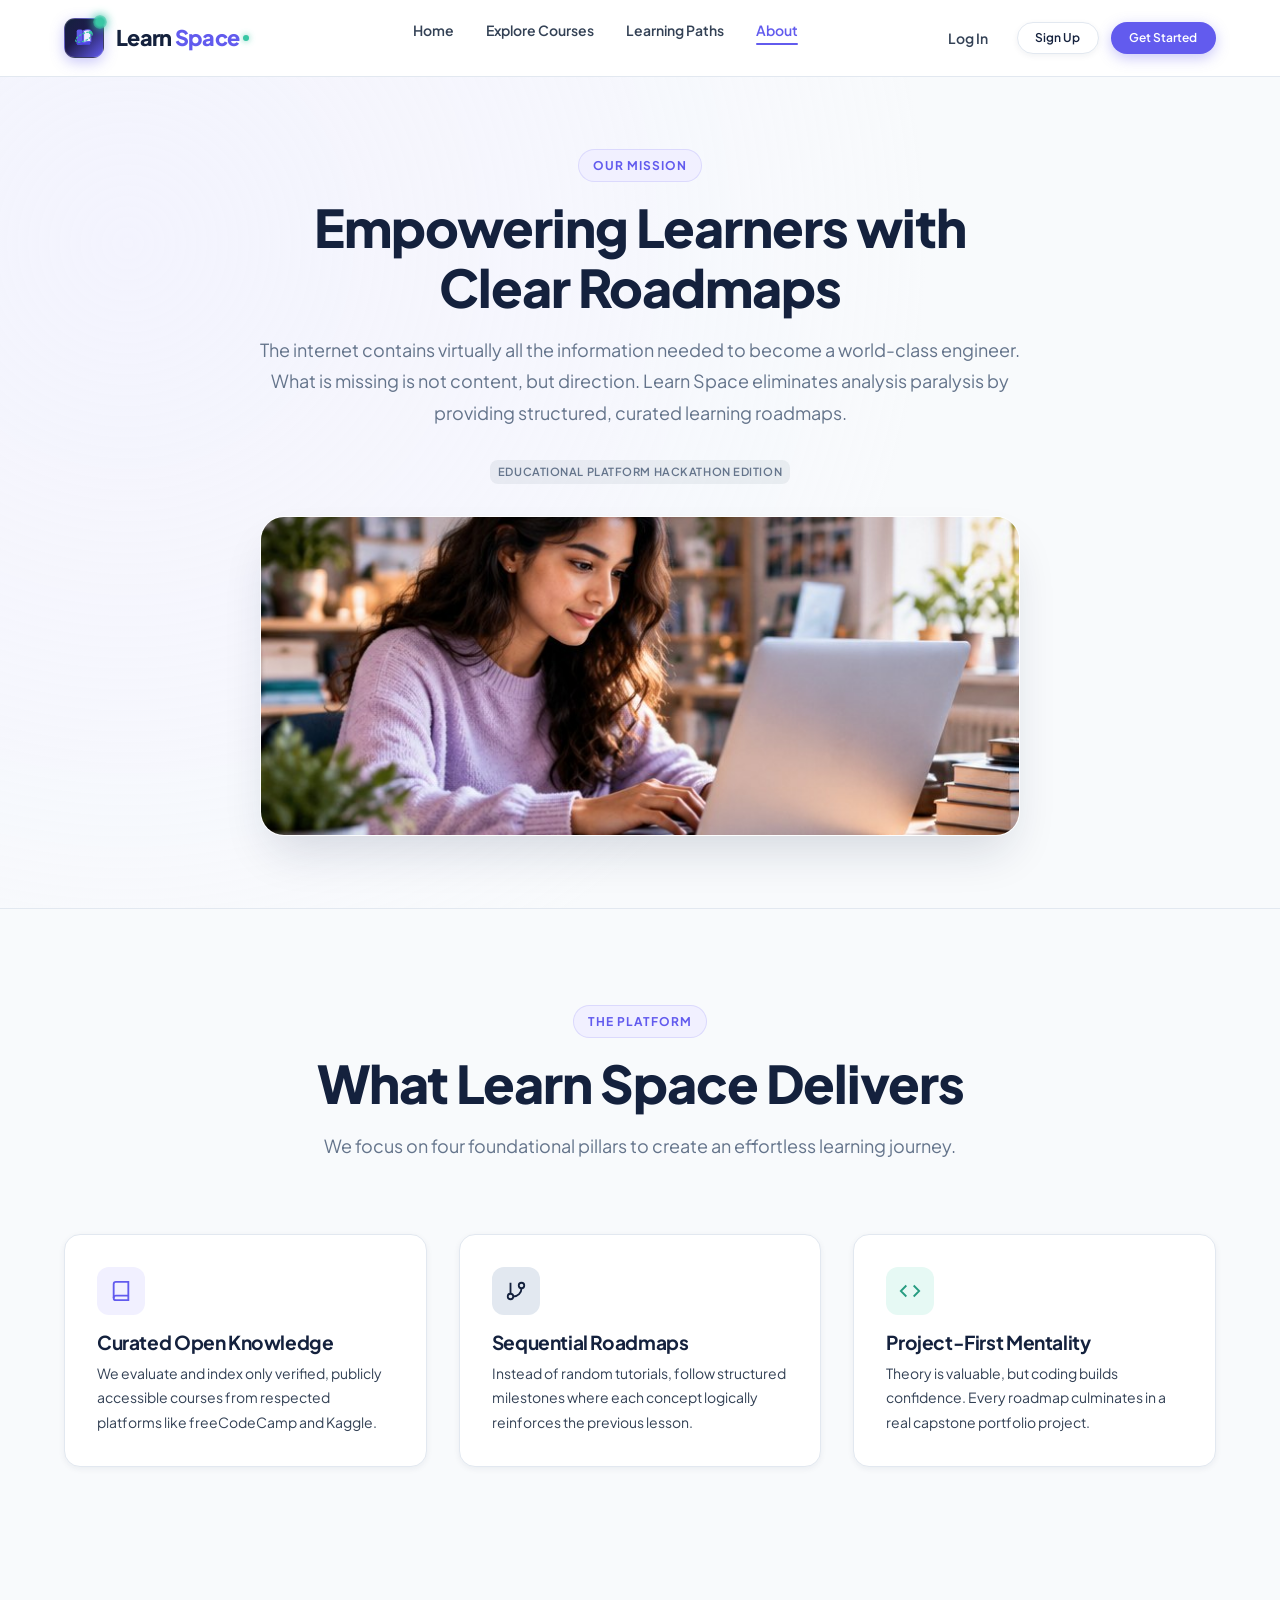
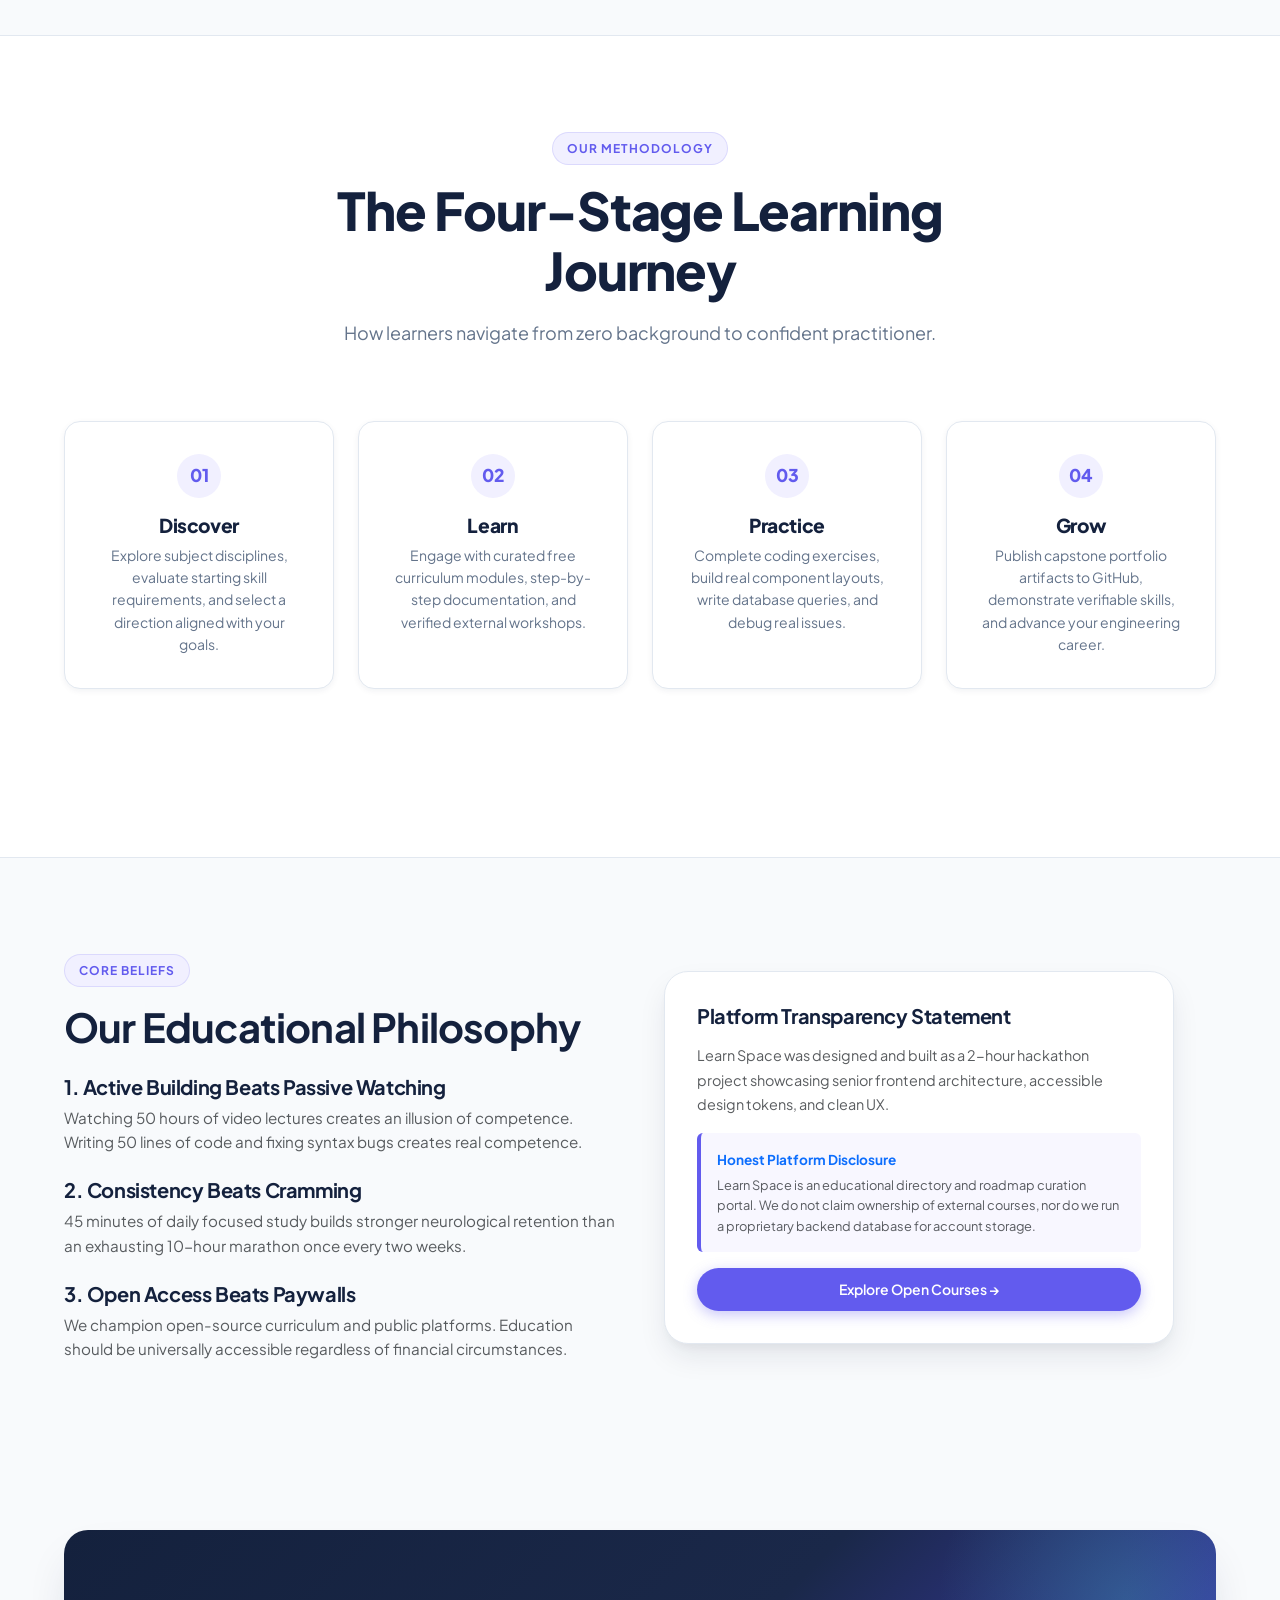
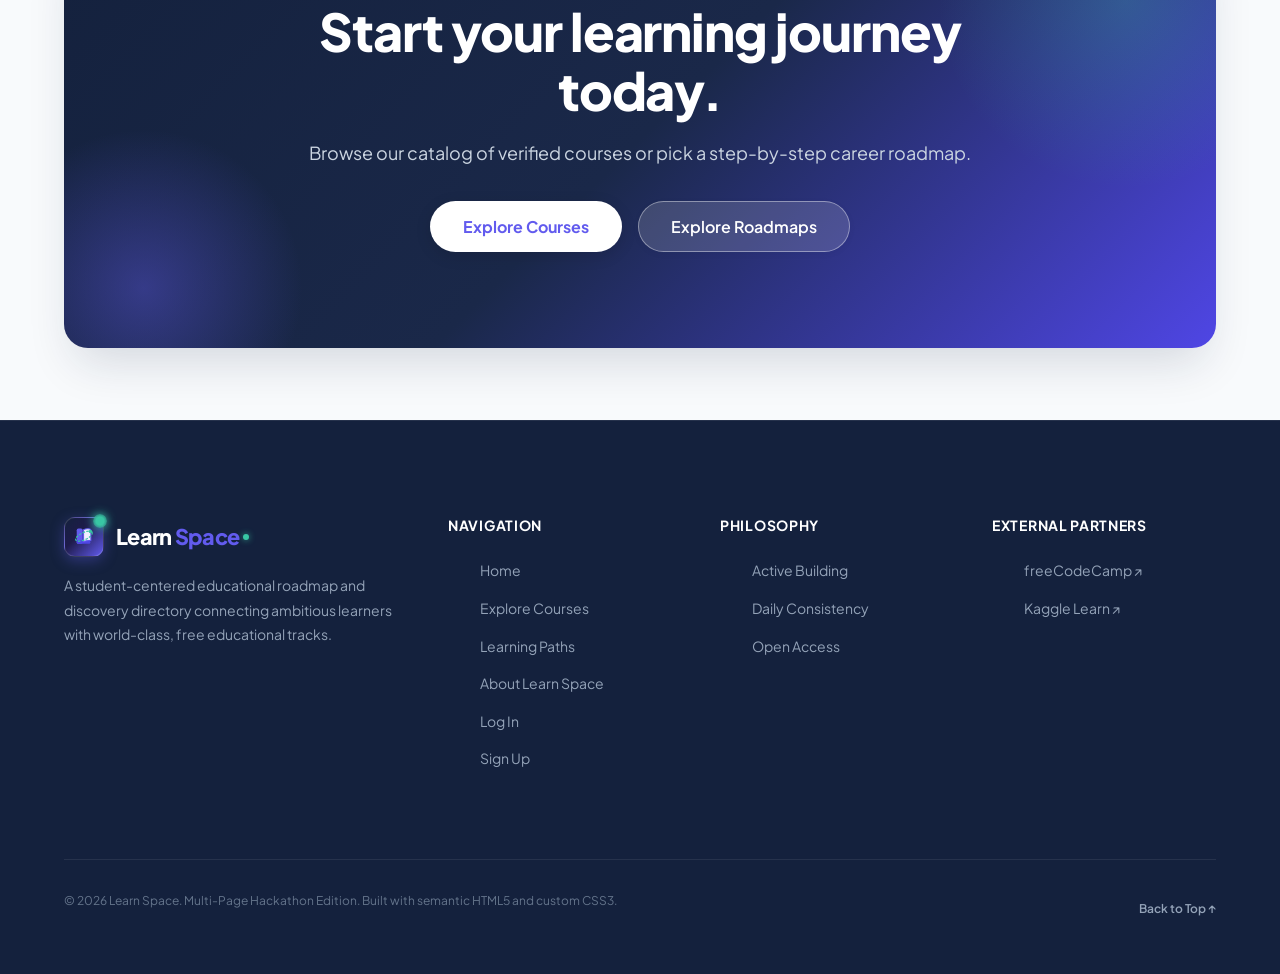
<file: about.html>
<!DOCTYPE html>
<html lang="en">
<head>
  <meta charset="UTF-8">
  <meta name="viewport" content="width=device-width, initial-scale=1.0">
  <title>About Learn Space — Educational Roadmap Mission</title>
  <meta name="description" content="Discover our mission, learning philosophy, and the principles powering Learn Space's curated tech roadmaps.">
  
  <!-- Favicon -->
  <link rel="icon" type="image/svg+xml" href="data:image/svg+xml,%3Csvg xmlns='http://www.w3.org/2000/svg' viewBox='0 0 32 32'%3E%3Crect width='32' height='32' rx='8' fill='%2314213D'/%3E%3Cpath d='M7 6h6v18H7zM7 19h13a3 3 0 0 1 3 3v2H7z' fill='%23625BEE'/%3E%3Cellipse cx='16' cy='14' rx='10' ry='4' transform='rotate(-25 16 14)' stroke='%2338C6A4' stroke-width='2' fill='none'/%3E%3Ccircle cx='23' cy='8' r='3' fill='%2338C6A4'/%3E%3C/svg%3E">

  <!-- Google Fonts: Plus Jakarta Sans -->
  <link rel="preconnect" href="https://fonts.googleapis.com">
  <link rel="preconnect" href="https://fonts.gstatic.com" crossorigin>
  <link href="https://fonts.googleapis.com/css2?family=Plus+Jakarta+Sans:wght@400;500;600;700;800&display=swap" rel="stylesheet">

  <!-- Bootstrap 5 CSS CDN -->
  <link rel="stylesheet" href="https://cdn.jsdelivr.net/npm/bootstrap@5.3.3/dist/css/bootstrap.min.css" integrity="sha384-QWTKZyjpPEjISv5WaRU9OFeRpok6YctnYmDr5pNlyT2bRjXh0JMhjY6hW+ALEwIH" crossorigin="anonymous">

  <!-- Custom Stylesheet -->
  <link rel="stylesheet" href="styles.css">
</head>
<body>

  <!-- =========================================================================
       1. NAVIGATION BAR
       ========================================================================= -->
  <header class="site-header">
    <div class="site-container">
      <input type="checkbox" id="nav-toggle" class="mobile-nav-toggle" aria-label="Toggle navigation menu">

      <nav class="navbar-container" aria-label="Main Navigation">
        <!-- Brand Logo & Wordmark -->
        <a href="index.html" class="brand-logo" aria-label="Learn Space Homepage">
          <div class="logo-symbol">
            <svg class="logo-svg" viewBox="0 0 28 28" fill="none" xmlns="http://www.w3.org/2000/svg" aria-hidden="true">
              <rect x="5.5" y="4" width="7" height="18" rx="2" fill="#625BEE"/>
              <path d="M5.5 17.5H19C20.38 17.5 21.5 18.62 21.5 20C21.5 21.1 20.6 22 19.5 22H7.5C6.4 22 5.5 21.1 5.5 20V17.5Z" fill="#4F46E5"/>
              <path d="M13.5 5.5C15.2 4.6 17.8 4.2 20.8 4.6C21.5 4.7 22 5.2 22 5.9V18.2C19.2 17.8 16.5 18.2 13.5 19.2V5.5Z" fill="#F1F0FF" stroke="#625BEE" stroke-width="1.2"/>
              <ellipse cx="14" cy="13" rx="10.5" ry="4.2" transform="rotate(-25 14 13)" stroke="#38C6A4" stroke-width="1.4" stroke-dasharray="3 1.5"/>
              <circle cx="21.5" cy="7.5" r="2" fill="#38C6A4"/>
            </svg>
          </div>
          <span class="brand-text">Learn<span class="space-accent">Space</span><span class="spark-dot"></span></span>
        </a>

        <!-- Center Navigation Links -->
        <ul class="nav-links-desktop">
          <li><a href="index.html" class="nav-item-link">Home</a></li>
          <li><a href="courses.html" class="nav-item-link">Explore Courses</a></li>
          <li><a href="learning-paths.html" class="nav-item-link">Learning Paths</a></li>
          <li><a href="about.html" class="nav-item-link active">About</a></li>
        </ul>

        <!-- Right Action Buttons -->
        <div class="nav-actions">
          <a href="login.html" class="btn btn-ghost">Log In</a>
          <a href="signup.html" class="btn btn-secondary btn-sm">Sign Up</a>
          <a href="courses.html" class="btn btn-primary btn-sm">Get Started</a>
        </div>

        <label for="nav-toggle" class="mobile-nav-label" aria-label="Toggle Navigation">
          <span class="hamburger-line"></span>
        </label>
      </nav>
    </div>
  </header>

  <main id="main-content">
    <!-- =======================================================================
         2. ABOUT HERO & MISSION STATEMENT
         ======================================================================= -->
    <section class="page-hero">
      <div class="site-container">
        <div class="page-hero-content">
          <div class="section-eyebrow">OUR MISSION</div>
          <h1 class="page-hero-title">Empowering Learners with Clear Roadmaps</h1>
          <p class="page-hero-desc">
            The internet contains virtually all the information needed to become a world-class engineer. What is missing is not content, but direction. Learn Space eliminates analysis paralysis by providing structured, curated learning roadmaps.
          </p>
          <div class="prototype-tag">
            Educational Platform Hackathon Edition
          </div>
          <img class="page-hero-photo" src="assets/images/study.jpg" alt="Student learning with a laptop in a bright study space" width="768" height="512" loading="lazy">
        </div>
      </div>
    </section>

    <!-- =======================================================================
         3. WHAT LEARN SPACE OFFERS
         ======================================================================= -->
    <section class="section-spacing">
      <div class="site-container">
        <div class="section-header">
          <div class="section-eyebrow">THE PLATFORM</div>
          <h2 class="section-title">What Learn Space Delivers</h2>
          <p class="section-desc">
            We focus on four foundational pillars to create an effortless learning journey.
          </p>
        </div>

        <div class="philosophy-grid">
          <div class="philosophy-card">
            <div class="path-icon-badge path-icon-frontend" aria-hidden="true">
              <svg width="22" height="22" viewBox="0 0 24 24" fill="none" stroke="currentColor" stroke-width="2"><path d="M4 19.5A2.5 2.5 0 0 1 6.5 17H20"/><path d="M6.5 2H20v20H6.5A2.5 2.5 0 0 1 4 19.5v-15A2.5 2.5 0 0 1 6.5 2z"/></svg>
            </div>
            <h4>Curated Open Knowledge</h4>
            <p>
              We evaluate and index only verified, publicly accessible courses from respected platforms like freeCodeCamp and Kaggle.
            </p>
          </div>

          <div class="philosophy-card">
            <div class="path-icon-badge path-icon-backend" aria-hidden="true">
              <svg width="22" height="22" viewBox="0 0 24 24" fill="none" stroke="currentColor" stroke-width="2"><line x1="6" y1="3" x2="6" y2="15"/><circle cx="18" cy="6" r="3"/><circle cx="6" cy="18" r="3"/><path d="M18 9a9 9 0 0 1-9 9"/></svg>
            </div>
            <h4>Sequential Roadmaps</h4>
            <p>
              Instead of random tutorials, follow structured milestones where each concept logically reinforces the previous lesson.
            </p>
          </div>

          <div class="philosophy-card">
            <div class="path-icon-badge path-icon-ml" aria-hidden="true">
              <svg width="22" height="22" viewBox="0 0 24 24" fill="none" stroke="currentColor" stroke-width="2"><polyline points="16 18 22 12 16 6"/><polyline points="8 6 2 12 8 18"/></svg>
            </div>
            <h4>Project-First Mentality</h4>
            <p>
              Theory is valuable, but coding builds confidence. Every roadmap culminates in a real capstone portfolio project.
            </p>
          </div>
        </div>
      </div>
    </section>

    <!-- =======================================================================
         4. VISUAL WORKFLOW: DISCOVER -> LEARN -> PRACTICE -> GROW
         ======================================================================= -->
    <section class="section-spacing" style="background-color: var(--color-white); border-top: 1px solid var(--color-border); border-bottom: 1px solid var(--color-border);">
      <div class="site-container">
        <div class="section-header">
          <div class="section-eyebrow">OUR METHODOLOGY</div>
          <h2 class="section-title">The Four-Stage Learning Journey</h2>
          <p class="section-desc">
            How learners navigate from zero background to confident practitioner.
          </p>
        </div>

        <div class="workflow-cards-row">
          <div class="workflow-card">
            <div class="workflow-card-num">01</div>
            <h3 class="workflow-card-title">Discover</h3>
            <p class="workflow-card-desc">
              Explore subject disciplines, evaluate starting skill requirements, and select a direction aligned with your goals.
            </p>
          </div>

          <div class="workflow-card">
            <div class="workflow-card-num">02</div>
            <h3 class="workflow-card-title">Learn</h3>
            <p class="workflow-card-desc">
              Engage with curated free curriculum modules, step-by-step documentation, and verified external workshops.
            </p>
          </div>

          <div class="workflow-card">
            <div class="workflow-card-num">03</div>
            <h3 class="workflow-card-title">Practice</h3>
            <p class="workflow-card-desc">
              Complete coding exercises, build real component layouts, write database queries, and debug real issues.
            </p>
          </div>

          <div class="workflow-card">
            <div class="workflow-card-num">04</div>
            <h3 class="workflow-card-title">Grow</h3>
            <p class="workflow-card-desc">
              Publish capstone portfolio artifacts to GitHub, demonstrate verifiable skills, and advance your engineering career.
            </p>
          </div>
        </div>
      </div>
    </section>

    <!-- =======================================================================
         5. LEARNING PHILOSOPHY & ETHICS
         ======================================================================= -->
    <section class="section-spacing">
      <div class="site-container">
        <div class="row align-items-center g-5">
          <div class="col-lg-6">
            <div class="section-eyebrow">CORE BELIEFS</div>
            <h2 class="h1 fw-bold mb-4" style="color: var(--color-navy);">Our Educational Philosophy</h2>
            
            <div class="mb-4">
              <h5 class="fw-bold text-navy mb-2">1. Active Building Beats Passive Watching</h5>
              <p class="text-muted" style="font-size: 0.95rem;">
                Watching 50 hours of video lectures creates an illusion of competence. Writing 50 lines of code and fixing syntax bugs creates real competence.
              </p>
            </div>

            <div class="mb-4">
              <h5 class="fw-bold text-navy mb-2">2. Consistency Beats Cramming</h5>
              <p class="text-muted" style="font-size: 0.95rem;">
                45 minutes of daily focused study builds stronger neurological retention than an exhausting 10-hour marathon once every two weeks.
              </p>
            </div>

            <div>
              <h5 class="fw-bold text-navy mb-2">3. Open Access Beats Paywalls</h5>
              <p class="text-muted" style="font-size: 0.95rem;">
                We champion open-source curriculum and public platforms. Education should be universally accessible regardless of financial circumstances.
              </p>
            </div>
          </div>

          <div class="col-lg-6">
            <div class="dashboard-card" style="box-shadow: var(--shadow-lg);">
              <h5 class="fw-bold mb-3" style="color: var(--color-navy);">Platform Transparency Statement</h5>
              <p class="text-muted" style="font-size: 0.9rem; line-height: 1.7;">
                Learn Space was designed and built as a 2-hour hackathon project showcasing senior frontend architecture, accessible design tokens, and clean UX.
              </p>
              <div class="p-3 mb-3 rounded" style="background-color: var(--color-lavender-subtle); border-left: 4px solid var(--color-primary);">
                <div class="fw-bold text-primary mb-1" style="font-size: 0.85rem;">Honest Platform Disclosure</div>
                <div class="text-muted" style="font-size: 0.8rem;">
                  Learn Space is an educational directory and roadmap curation portal. We do not claim ownership of external courses, nor do we run a proprietary backend database for account storage.
                </div>
              </div>
              <a href="courses.html" class="btn btn-primary w-100">Explore Open Courses →</a>
            </div>
          </div>
        </div>
      </div>
    </section>

    <!-- =======================================================================
         6. CLOSING CTA BANNER
         ======================================================================= -->
    <section class="final-cta-section">
      <div class="site-container">
        <div class="cta-banner-card">
          <div class="cta-content">
            <h2 class="cta-title">Start your learning journey today.</h2>
            <p class="cta-desc">
              Browse our catalog of verified courses or pick a step-by-step career roadmap.
            </p>
            <div class="cta-buttons-row">
              <a href="courses.html" class="btn btn-white btn-lg">Explore Courses</a>
              <a href="learning-paths.html" class="btn btn-secondary btn-lg" style="background: rgba(255,255,255,0.15); color: #FFFFFF; border-color: rgba(255,255,255,0.4);">
                Explore Roadmaps
              </a>
            </div>
          </div>
        </div>
      </div>
    </section>
  </main>

  <!-- =========================================================================
       7. FOOTER
       ========================================================================= -->
  <footer class="site-footer">
    <div class="site-container">
      <div class="footer-grid">
        <div class="footer-brand-col">
          <a href="index.html" class="brand-logo" aria-label="Learn Space Homepage">
            <div class="logo-symbol">
              <svg class="logo-svg" viewBox="0 0 28 28" fill="none" xmlns="http://www.w3.org/2000/svg" aria-hidden="true">
                <rect x="5.5" y="4" width="7" height="18" rx="2" fill="#625BEE"/>
                <path d="M5.5 17.5H19C20.38 17.5 21.5 18.62 21.5 20C21.5 21.1 20.6 22 19.5 22H7.5C6.4 22 5.5 21.1 5.5 20V17.5Z" fill="#4F46E5"/>
                <path d="M13.5 5.5C15.2 4.6 17.8 4.2 20.8 4.6C21.5 4.7 22 5.2 22 5.9V18.2C19.2 17.8 16.5 18.2 13.5 19.2V5.5Z" fill="#F1F0FF" stroke="#625BEE" stroke-width="1.2"/>
                <ellipse cx="14" cy="13" rx="10.5" ry="4.2" transform="rotate(-25 14 13)" stroke="#38C6A4" stroke-width="1.4" stroke-dasharray="3 1.5"/>
                <circle cx="21.5" cy="7.5" r="2" fill="#38C6A4"/>
              </svg>
            </div>
            <span class="brand-text">Learn<span class="space-accent">Space</span><span class="spark-dot"></span></span>
          </a>
          <p class="footer-mission">
            A student-centered educational roadmap and discovery directory connecting ambitious learners with world-class, free educational tracks.
          </p>
        </div>

        <div>
          <h4 class="footer-heading">Navigation</h4>
          <ul class="footer-links-list">
            <li><a href="index.html" class="footer-link">Home</a></li>
            <li><a href="courses.html" class="footer-link">Explore Courses</a></li>
            <li><a href="learning-paths.html" class="footer-link">Learning Paths</a></li>
            <li><a href="about.html" class="footer-link">About Learn Space</a></li>
            <li><a href="login.html" class="footer-link">Log In</a></li>
            <li><a href="signup.html" class="footer-link">Sign Up</a></li>
          </ul>
        </div>

        <div>
          <h4 class="footer-heading">Philosophy</h4>
          <ul class="footer-links-list">
            <li><a href="about.html" class="footer-link">Active Building</a></li>
            <li><a href="about.html" class="footer-link">Daily Consistency</a></li>
            <li><a href="about.html" class="footer-link">Open Access</a></li>
          </ul>
        </div>

        <div>
          <h4 class="footer-heading">External Partners</h4>
          <ul class="footer-links-list">
            <li><a href="https://www.freecodecamp.org/" target="_blank" rel="noopener noreferrer" class="footer-link">freeCodeCamp ↗</a></li>
            <li><a href="https://www.kaggle.com/learn" target="_blank" rel="noopener noreferrer" class="footer-link">Kaggle Learn ↗</a></li>
          </ul>
        </div>
      </div>

      <div class="footer-bottom-bar">
        <p class="footer-disclaimer-note">
          © 2026 Learn Space. Multi-Page Hackathon Edition. Built with semantic HTML5 and custom CSS3.
        </p>
        <a href="#" class="back-to-top-btn" aria-label="Back to top">Back to Top ↑</a>
      </div>
    </div>
  </footer>

</body>
</html>
</file>
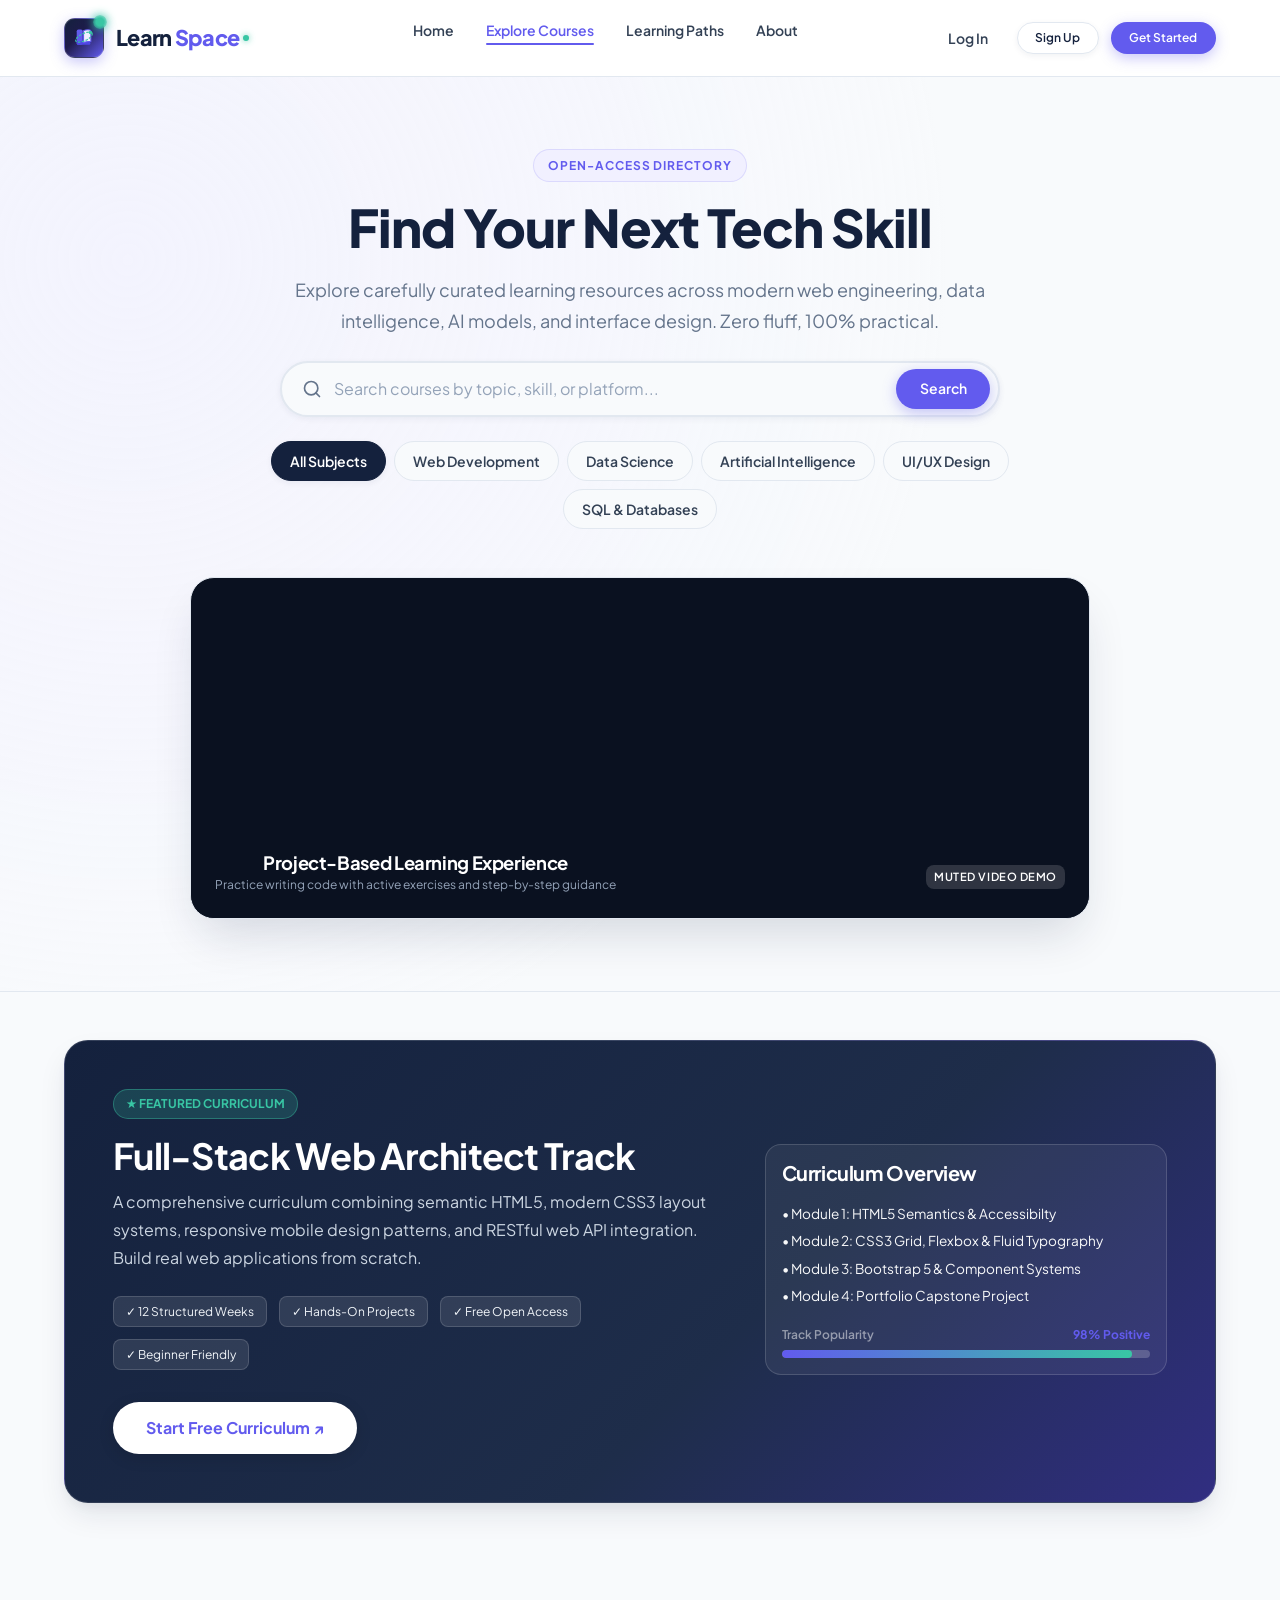
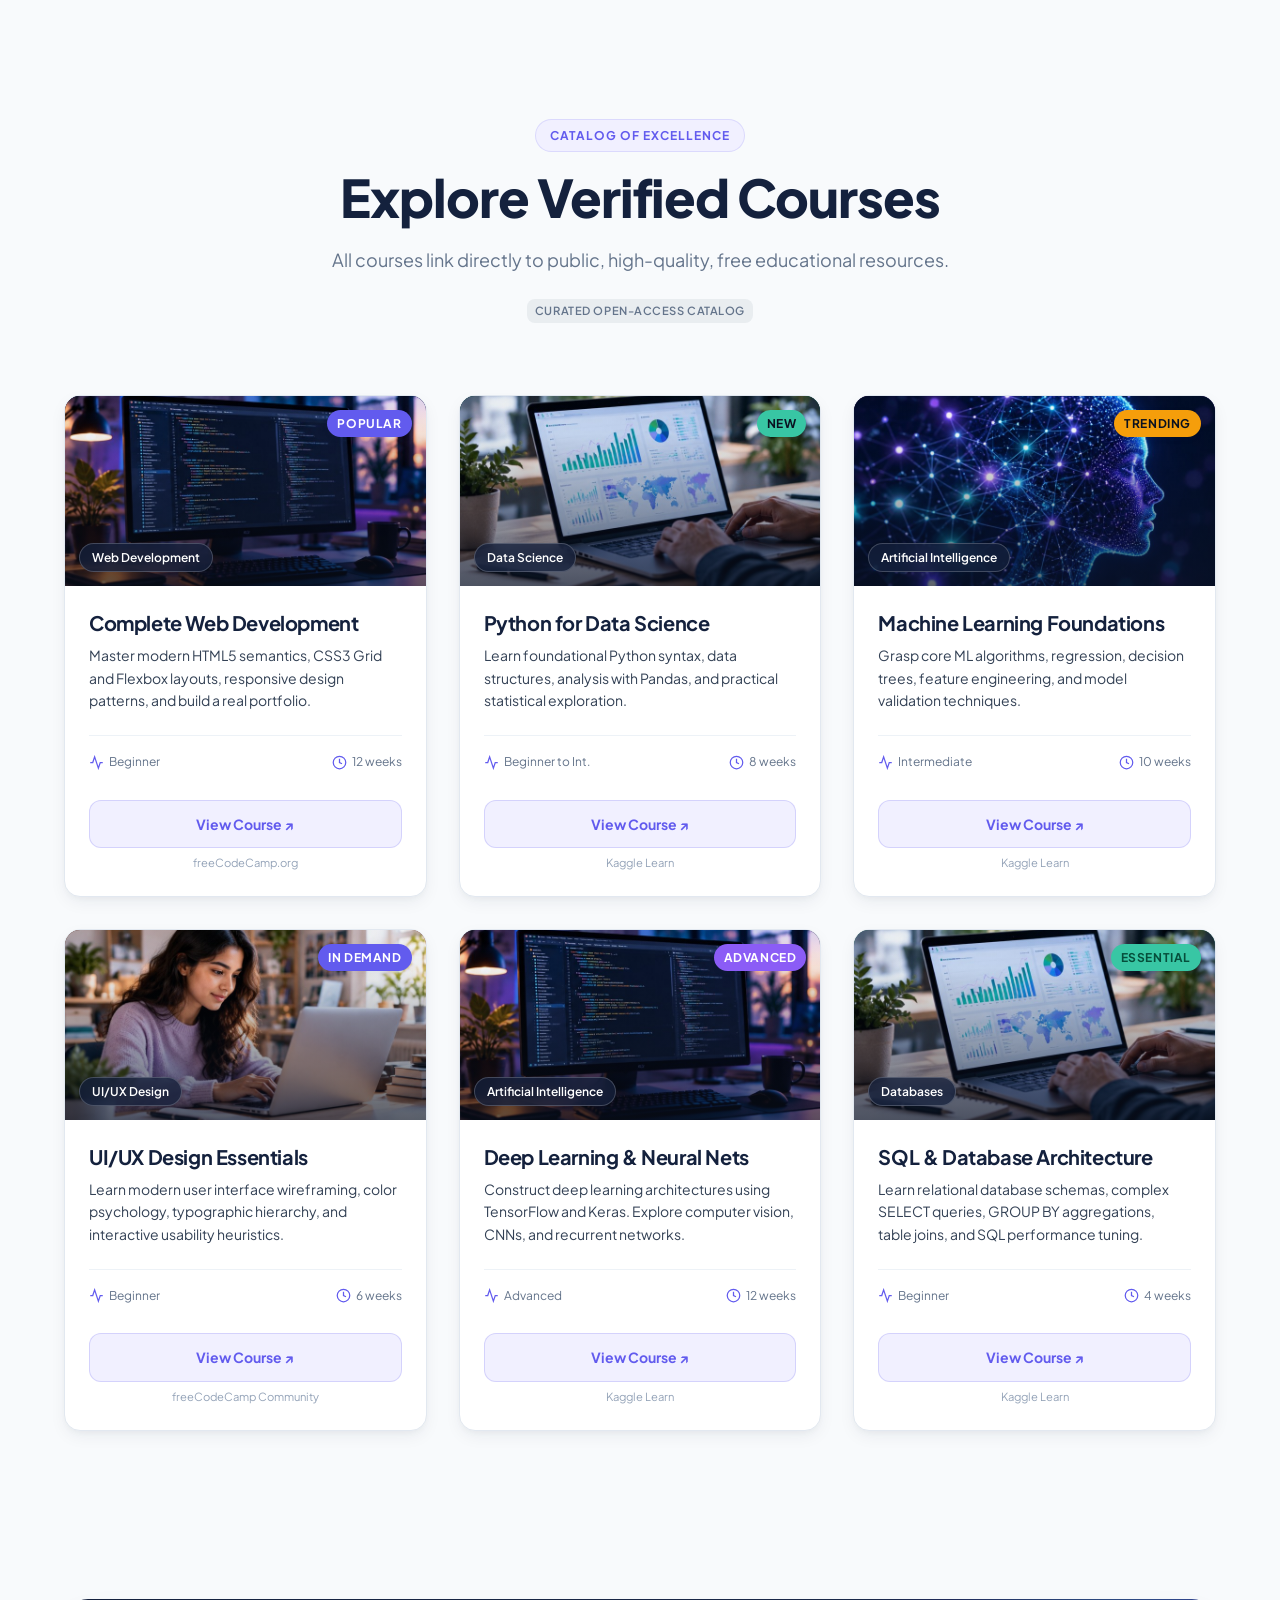
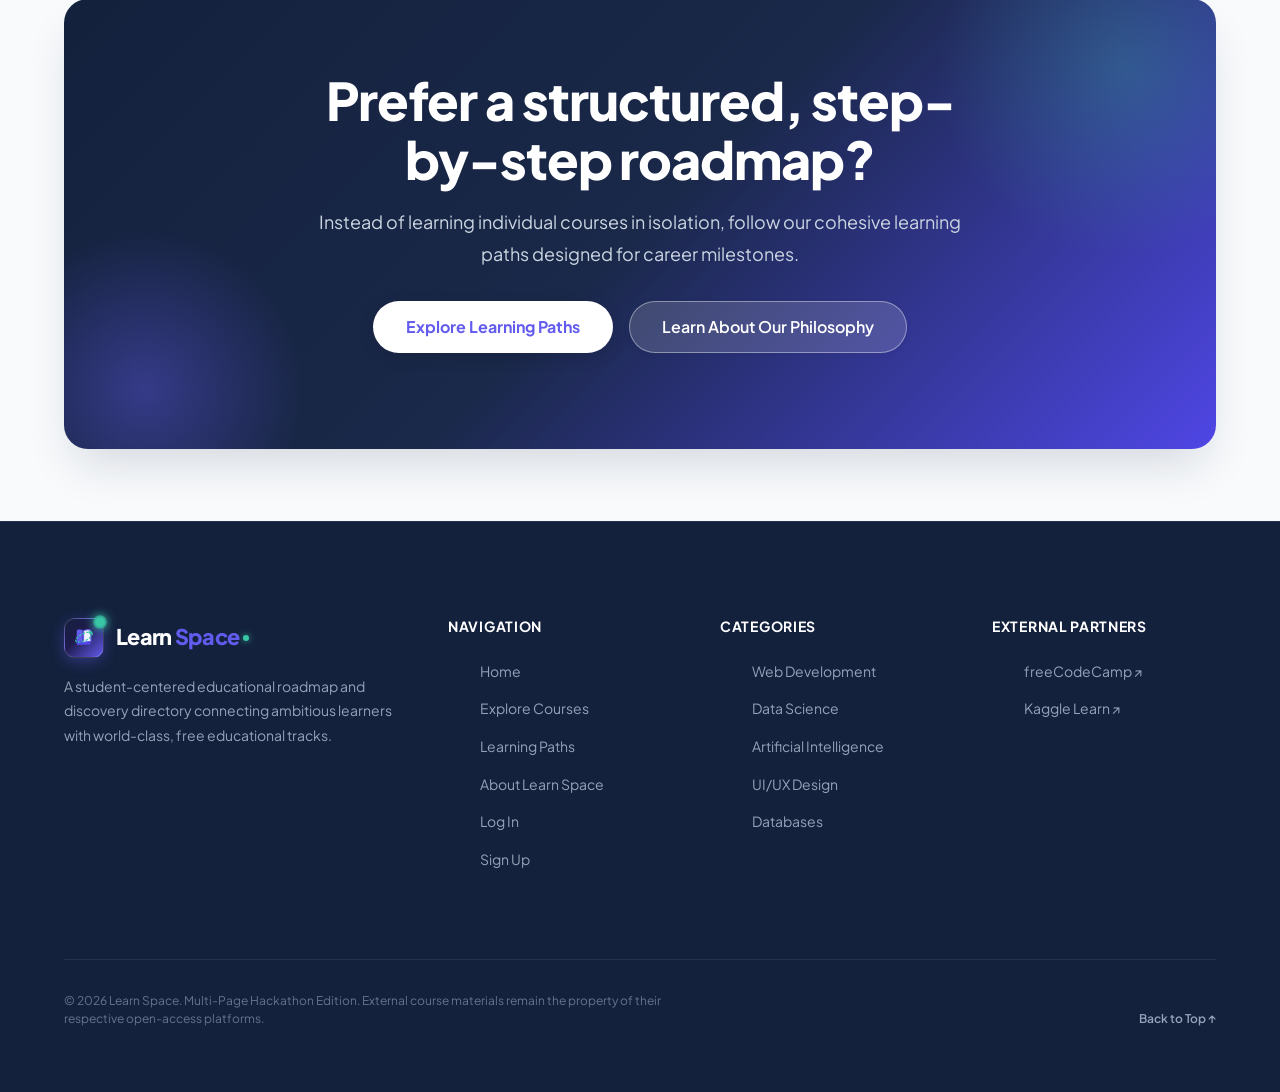
<file: courses.html>
<!DOCTYPE html>
<html lang="en">
<head>
  <meta charset="UTF-8">
  <meta name="viewport" content="width=device-width, initial-scale=1.0">
  <title>Explore Courses — Learn Space Catalog</title>
  <meta name="description" content="Discover handpicked, verified free online courses in Web Development, Data Science, Machine Learning, and Design.">
  
  <!-- Favicon -->
  <link rel="icon" type="image/svg+xml" href="data:image/svg+xml,%3Csvg xmlns='http://www.w3.org/2000/svg' viewBox='0 0 32 32'%3E%3Crect width='32' height='32' rx='8' fill='%2314213D'/%3E%3Cpath d='M7 6h6v18H7zM7 19h13a3 3 0 0 1 3 3v2H7z' fill='%23625BEE'/%3E%3Cellipse cx='16' cy='14' rx='10' ry='4' transform='rotate(-25 16 14)' stroke='%2338C6A4' stroke-width='2' fill='none'/%3E%3Ccircle cx='23' cy='8' r='3' fill='%2338C6A4'/%3E%3C/svg%3E">

  <!-- Google Fonts: Plus Jakarta Sans -->
  <link rel="preconnect" href="https://fonts.googleapis.com">
  <link rel="preconnect" href="https://fonts.gstatic.com" crossorigin>
  <link href="https://fonts.googleapis.com/css2?family=Plus+Jakarta+Sans:wght@400;500;600;700;800&display=swap" rel="stylesheet">

  <!-- Bootstrap 5 CSS CDN -->
  <link rel="stylesheet" href="https://cdn.jsdelivr.net/npm/bootstrap@5.3.3/dist/css/bootstrap.min.css" integrity="sha384-QWTKZyjpPEjISv5WaRU9OFeRpok6YctnYmDr5pNlyT2bRjXh0JMhjY6hW+ALEwIH" crossorigin="anonymous">

  <!-- Custom Stylesheet -->
  <link rel="stylesheet" href="styles.css">
</head>
<body>

  <!-- =========================================================================
       1. NAVIGATION BAR
       ========================================================================= -->
  <header class="site-header">
    <div class="site-container">
      <input type="checkbox" id="nav-toggle" class="mobile-nav-toggle" aria-label="Toggle navigation menu">

      <nav class="navbar-container" aria-label="Main Navigation">
        <!-- Brand Logo & Wordmark -->
        <a href="index.html" class="brand-logo" aria-label="Learn Space Homepage">
          <div class="logo-symbol">
            <svg class="logo-svg" viewBox="0 0 28 28" fill="none" xmlns="http://www.w3.org/2000/svg" aria-hidden="true">
              <rect x="5.5" y="4" width="7" height="18" rx="2" fill="#625BEE"/>
              <path d="M5.5 17.5H19C20.38 17.5 21.5 18.62 21.5 20C21.5 21.1 20.6 22 19.5 22H7.5C6.4 22 5.5 21.1 5.5 20V17.5Z" fill="#4F46E5"/>
              <path d="M13.5 5.5C15.2 4.6 17.8 4.2 20.8 4.6C21.5 4.7 22 5.2 22 5.9V18.2C19.2 17.8 16.5 18.2 13.5 19.2V5.5Z" fill="#F1F0FF" stroke="#625BEE" stroke-width="1.2"/>
              <ellipse cx="14" cy="13" rx="10.5" ry="4.2" transform="rotate(-25 14 13)" stroke="#38C6A4" stroke-width="1.4" stroke-dasharray="3 1.5"/>
              <circle cx="21.5" cy="7.5" r="2" fill="#38C6A4"/>
            </svg>
          </div>
          <span class="brand-text">Learn<span class="space-accent">Space</span><span class="spark-dot"></span></span>
        </a>

        <!-- Center Navigation Links -->
        <ul class="nav-links-desktop">
          <li><a href="index.html" class="nav-item-link">Home</a></li>
          <li><a href="courses.html" class="nav-item-link active">Explore Courses</a></li>
          <li><a href="learning-paths.html" class="nav-item-link">Learning Paths</a></li>
          <li><a href="about.html" class="nav-item-link">About</a></li>
        </ul>

        <!-- Right Action Buttons -->
        <div class="nav-actions">
          <a href="login.html" class="btn btn-ghost">Log In</a>
          <a href="signup.html" class="btn btn-secondary btn-sm">Sign Up</a>
          <a href="courses.html" class="btn btn-primary btn-sm">Get Started</a>
        </div>

        <label for="nav-toggle" class="mobile-nav-label" aria-label="Toggle Navigation">
          <span class="hamburger-line"></span>
        </label>
      </nav>
    </div>
  </header>

  <main id="main-content">
    <!-- =======================================================================
         2. DEDICATED PAGE HERO
         ======================================================================= -->
    <section class="page-hero">
      <div class="site-container">
        <div class="page-hero-content">
          <div class="section-eyebrow">OPEN-ACCESS DIRECTORY</div>
          <h1 class="page-hero-title">Find Your Next Tech Skill</h1>
          <p class="page-hero-desc">
            Explore carefully curated learning resources across modern web engineering, data intelligence, AI models, and interface design. Zero fluff, 100% practical.
          </p>

          <!-- Search Form -->
          <div class="search-box-wrapper mb-4">
            <form class="search-input-group" action="#catalog" method="GET" role="search" aria-label="Course Search">
              <svg class="search-icon" viewBox="0 0 24 24" fill="none" stroke="currentColor" stroke-width="2" stroke-linecap="round" stroke-linejoin="round" aria-hidden="true">
                <circle cx="11" cy="11" r="8"></circle>
                <line x1="21" y1="21" x2="16.65" y2="16.65"></line>
              </svg>
              <input 
                type="text" 
                name="q" 
                class="search-input-field" 
                placeholder="Search courses by topic, skill, or platform..." 
                aria-label="Search courses"
              >
              <button type="submit" class="btn btn-primary search-submit-btn">
                Search
              </button>
            </form>
          </div>

          <!-- Category Quick Filter Chips -->
          <div class="category-chips-wrapper" role="navigation" aria-label="Course Categories">
            <a href="#catalog" class="category-chip active">All Subjects</a>
            <a href="#web-development" class="category-chip">Web Development</a>
            <a href="#data-science" class="category-chip">Data Science</a>
            <a href="#ai" class="category-chip">Artificial Intelligence</a>
            <a href="#design" class="category-chip">UI/UX Design</a>
            <a href="#database" class="category-chip">SQL &amp; Databases</a>
          </div>
        </div>

        <!-- Ambient Video Showcase Visual with Graceful Poster Fallback -->
        <div class="ambient-media-container" aria-label="Interactive Learning Showcase">
          <video 
            class="ambient-media-video" 
            autoplay 
            muted 
            loop 
            playsinline 
            poster="https://images.unsplash.com/photo-1517694712202-14dd9538aa97?w=900&auto=format&fit=crop&q=80"
          >
            <source src="https://cdn.coverr.co/videos/coverr-typing-code-on-a-macbook-5636/1080p.mp4" type="video/mp4">
          </video>
          <div class="ambient-media-overlay">
            <div class="ambient-media-text">
              <h5>Project-Based Learning Experience</h5>
              <p>Practice writing code with active exercises and step-by-step guidance</p>
            </div>
            <div class="prototype-tag" style="background: rgba(255,255,255,0.15); color: #FFFFFF;">
              Muted Video Demo
            </div>
          </div>
        </div>
      </div>
    </section>

    <!-- =======================================================================
         3. FEATURED COURSE HIGHLIGHT
         ======================================================================= -->
    <section class="section-spacing-sm">
      <div class="site-container">
        <div class="featured-course-highlight">
          <div>
            <div class="featured-highlight-badge">★ FEATURED CURRICULUM</div>
            <h2 class="featured-highlight-title">Full-Stack Web Architect Track</h2>
            <p class="featured-highlight-desc">
              A comprehensive curriculum combining semantic HTML5, modern CSS3 layout systems, responsive mobile design patterns, and RESTful web API integration. Build real web applications from scratch.
            </p>
            <div class="featured-features-list">
              <span class="featured-feature-tag">✓ 12 Structured Weeks</span>
              <span class="featured-feature-tag">✓ Hands-On Projects</span>
              <span class="featured-feature-tag">✓ Free Open Access</span>
              <span class="featured-feature-tag">✓ Beginner Friendly</span>
            </div>
            <a href="https://www.freecodecamp.org/learn/" target="_blank" rel="noopener noreferrer" class="btn btn-white btn-lg">
              Start Free Curriculum ↗
            </a>
          </div>
          <div>
            <div class="dash-featured-course" style="background: rgba(255,255,255,0.06); border-color: rgba(255,255,255,0.15); color: #FFFFFF;">
              <h5 class="text-white mb-3">Curriculum Overview</h5>
              <ul class="text-light list-unstyled" style="font-size: 0.85rem; line-height: 2;">
                <li>• Module 1: HTML5 Semantics &amp; Accessibilty</li>
                <li>• Module 2: CSS3 Grid, Flexbox &amp; Fluid Typography</li>
                <li>• Module 3: Bootstrap 5 &amp; Component Systems</li>
                <li>• Module 4: Portfolio Capstone Project</li>
              </ul>
              <div class="dash-progress-wrap mt-3">
                <div class="dash-progress-meta text-white-50">
                  <span>Track Popularity</span>
                  <span class="text-mint">98% Positive</span>
                </div>
                <div class="dash-progress-track" style="background: rgba(255,255,255,0.2);">
                  <div class="dash-progress-fill" style="width: 95%;"></div>
                </div>
              </div>
            </div>
          </div>
        </div>
      </div>
    </section>

    <!-- =======================================================================
         4. COMPLETE 6-COURSE CATALOG GRID
         ======================================================================= -->
    <section id="catalog" class="courses-section section-spacing">
      <div class="site-container">
        <div class="section-header">
          <div class="section-eyebrow">CATALOG OF EXCELLENCE</div>
          <h2 class="section-title">Explore Verified Courses</h2>
          <p class="section-desc">
            All courses link directly to public, high-quality, free educational resources.
          </p>
          <div class="mt-2">
            <span class="prototype-tag">Curated Open-Access Catalog</span>
          </div>
        </div>

        <div class="courses-grid-6">
          <!-- COURSE 1: Complete Web Development -->
          <article id="web-development" class="course-card">
            <div class="course-card-visual visual-webdev">
              <span class="course-badge badge-popular">Popular</span>
              <span class="course-category-pill">Web Development</span>
              
              <img class="course-photo" src="assets/images/web-development.jpg" alt="Developer working at a code editor" loading="lazy" width="768" height="512">
            </div>

            <div class="course-card-body">
              <h3 class="course-card-title">Complete Web Development</h3>
              <p class="course-card-desc">
                Master modern HTML5 semantics, CSS3 Grid and Flexbox layouts, responsive design patterns, and build a real portfolio.
              </p>

              <div class="course-meta-row">
                <div class="course-meta-item">
                  <svg width="15" height="15" viewBox="0 0 24 24" fill="none" stroke="currentColor" stroke-width="2"><path d="M22 12h-4l-3 9L9 3l-3 9H2"/></svg>
                  <span>Beginner</span>
                </div>
                <div class="course-meta-item">
                  <svg width="15" height="15" viewBox="0 0 24 24" fill="none" stroke="currentColor" stroke-width="2"><circle cx="12" cy="12" r="10"/><polyline points="12 6 12 12 16 14"/></svg>
                  <span>12 weeks</span>
                </div>
              </div>

              <div class="course-card-footer">
                <a href="https://www.freecodecamp.org/learn/" target="_blank" rel="noopener noreferrer" class="btn-view-course">
                  View Course ↗
                </a>
                <div class="resource-notice">freeCodeCamp.org</div>
              </div>
            </div>
          </article>

          <!-- COURSE 2: Python for Data Science -->
          <article id="data-science" class="course-card">
            <div class="course-card-visual visual-datasci">
              <span class="course-badge badge-new">New</span>
              <span class="course-category-pill">Data Science</span>
              
              <img class="course-photo" src="assets/images/data-analytics.jpg" alt="Laptop displaying data charts and analytics" loading="lazy" width="768" height="512">
            </div>

            <div class="course-card-body">
              <h3 class="course-card-title">Python for Data Science</h3>
              <p class="course-card-desc">
                Learn foundational Python syntax, data structures, analysis with Pandas, and practical statistical exploration.
              </p>

              <div class="course-meta-row">
                <div class="course-meta-item">
                  <svg width="15" height="15" viewBox="0 0 24 24" fill="none" stroke="currentColor" stroke-width="2"><path d="M22 12h-4l-3 9L9 3l-3 9H2"/></svg>
                  <span>Beginner to Int.</span>
                </div>
                <div class="course-meta-item">
                  <svg width="15" height="15" viewBox="0 0 24 24" fill="none" stroke="currentColor" stroke-width="2"><circle cx="12" cy="12" r="10"/><polyline points="12 6 12 12 16 14"/></svg>
                  <span>8 weeks</span>
                </div>
              </div>

              <div class="course-card-footer">
                <a href="https://www.kaggle.com/learn/python" target="_blank" rel="noopener noreferrer" class="btn-view-course">
                  View Course ↗
                </a>
                <div class="resource-notice">Kaggle Learn</div>
              </div>
            </div>
          </article>

          <!-- COURSE 3: Machine Learning Foundations -->
          <article id="ai" class="course-card">
            <div class="course-card-visual visual-ml">
              <span class="course-badge badge-trending">Trending</span>
              <span class="course-category-pill">Artificial Intelligence</span>
              
              <img class="course-photo" src="assets/images/artificial-intelligence.jpg" alt="Blue violet artificial intelligence neural network visualization" loading="lazy" width="768" height="512">
            </div>

            <div class="course-card-body">
              <h3 class="course-card-title">Machine Learning Foundations</h3>
              <p class="course-card-desc">
                Grasp core ML algorithms, regression, decision trees, feature engineering, and model validation techniques.
              </p>

              <div class="course-meta-row">
                <div class="course-meta-item">
                  <svg width="15" height="15" viewBox="0 0 24 24" fill="none" stroke="currentColor" stroke-width="2"><path d="M22 12h-4l-3 9L9 3l-3 9H2"/></svg>
                  <span>Intermediate</span>
                </div>
                <div class="course-meta-item">
                  <svg width="15" height="15" viewBox="0 0 24 24" fill="none" stroke="currentColor" stroke-width="2"><circle cx="12" cy="12" r="10"/><polyline points="12 6 12 12 16 14"/></svg>
                  <span>10 weeks</span>
                </div>
              </div>

              <div class="course-card-footer">
                <a href="https://www.kaggle.com/learn/intro-to-machine-learning" target="_blank" rel="noopener noreferrer" class="btn-view-course">
                  View Course ↗
                </a>
                <div class="resource-notice">Kaggle Learn</div>
              </div>
            </div>
          </article>

          <!-- COURSE 4: UI/UX Design Essentials -->
          <article id="design" class="course-card">
            <div class="course-card-visual" style="background: linear-gradient(135deg, #431407 0%, #7C2D12 100%);">
              <span class="course-badge badge-popular">In Demand</span>
              <span class="course-category-pill">UI/UX Design</span>
              
              <img class="course-photo" src="assets/images/study.jpg" alt="Student learning with a laptop at a desk" loading="lazy" width="768" height="512">
            </div>

            <div class="course-card-body">
              <h3 class="course-card-title">UI/UX Design Essentials</h3>
              <p class="course-card-desc">
                Learn modern user interface wireframing, color psychology, typographic hierarchy, and interactive usability heuristics.
              </p>

              <div class="course-meta-row">
                <div class="course-meta-item">
                  <svg width="15" height="15" viewBox="0 0 24 24" fill="none" stroke="currentColor" stroke-width="2"><path d="M22 12h-4l-3 9L9 3l-3 9H2"/></svg>
                  <span>Beginner</span>
                </div>
                <div class="course-meta-item">
                  <svg width="15" height="15" viewBox="0 0 24 24" fill="none" stroke="currentColor" stroke-width="2"><circle cx="12" cy="12" r="10"/><polyline points="12 6 12 12 16 14"/></svg>
                  <span>6 weeks</span>
                </div>
              </div>

              <div class="course-card-footer">
                <a href="https://www.freecodecamp.org/news/ui-ux-design-tutorial-for-beginners/" target="_blank" rel="noopener noreferrer" class="btn-view-course">
                  View Course ↗
                </a>
                <div class="resource-notice">freeCodeCamp Community</div>
              </div>
            </div>
          </article>

          <!-- COURSE 5: Deep Learning & Neural Networks -->
          <article class="course-card">
            <div class="course-card-visual" style="background: linear-gradient(135deg, #0F172A 0%, #1E1B4B 100%);">
              <span class="course-badge badge-popular" style="background-color: #8B5CF6;">Advanced</span>
              <span class="course-category-pill">Artificial Intelligence</span>
              
              <img class="course-photo" src="assets/images/web-development.jpg" alt="Programming workspace with code on a monitor" loading="lazy" width="768" height="512">
            </div>

            <div class="course-card-body">
              <h3 class="course-card-title">Deep Learning &amp; Neural Nets</h3>
              <p class="course-card-desc">
                Construct deep learning architectures using TensorFlow and Keras. Explore computer vision, CNNs, and recurrent networks.
              </p>

              <div class="course-meta-row">
                <div class="course-meta-item">
                  <svg width="15" height="15" viewBox="0 0 24 24" fill="none" stroke="currentColor" stroke-width="2"><path d="M22 12h-4l-3 9L9 3l-3 9H2"/></svg>
                  <span>Advanced</span>
                </div>
                <div class="course-meta-item">
                  <svg width="15" height="15" viewBox="0 0 24 24" fill="none" stroke="currentColor" stroke-width="2"><circle cx="12" cy="12" r="10"/><polyline points="12 6 12 12 16 14"/></svg>
                  <span>12 weeks</span>
                </div>
              </div>

              <div class="course-card-footer">
                <a href="https://www.kaggle.com/learn/intro-to-deep-learning" target="_blank" rel="noopener noreferrer" class="btn-view-course">
                  View Course ↗
                </a>
                <div class="resource-notice">Kaggle Learn</div>
              </div>
            </div>
          </article>

          <!-- COURSE 6: SQL & Database Architecture -->
          <article id="database" class="course-card">
            <div class="course-card-visual" style="background: linear-gradient(135deg, #064E3B 0%, #115E59 100%);">
              <span class="course-badge badge-new" style="background-color: var(--color-mint); color: #064E3B;">Essential</span>
              <span class="course-category-pill">Databases</span>
              
              <img class="course-photo" src="assets/images/data-analytics.jpg" alt="Data analysis dashboard on a laptop" loading="lazy" width="768" height="512">
            </div>

            <div class="course-card-body">
              <h3 class="course-card-title">SQL &amp; Database Architecture</h3>
              <p class="course-card-desc">
                Learn relational database schemas, complex SELECT queries, GROUP BY aggregations, table joins, and SQL performance tuning.
              </p>

              <div class="course-meta-row">
                <div class="course-meta-item">
                  <svg width="15" height="15" viewBox="0 0 24 24" fill="none" stroke="currentColor" stroke-width="2"><path d="M22 12h-4l-3 9L9 3l-3 9H2"/></svg>
                  <span>Beginner</span>
                </div>
                <div class="course-meta-item">
                  <svg width="15" height="15" viewBox="0 0 24 24" fill="none" stroke="currentColor" stroke-width="2"><circle cx="12" cy="12" r="10"/><polyline points="12 6 12 12 16 14"/></svg>
                  <span>4 weeks</span>
                </div>
              </div>

              <div class="course-card-footer">
                <a href="https://www.kaggle.com/learn/intro-to-sql" target="_blank" rel="noopener noreferrer" class="btn-view-course">
                  View Course ↗
                </a>
                <div class="resource-notice">Kaggle Learn</div>
              </div>
            </div>
          </article>
        </div>
      </div>
    </section>

    <!-- =======================================================================
         5. CLOSING CTA BANNER
         ======================================================================= -->
    <section class="final-cta-section">
      <div class="site-container">
        <div class="cta-banner-card">
          <div class="cta-content">
            <h2 class="cta-title">Prefer a structured, step-by-step roadmap?</h2>
            <p class="cta-desc">
              Instead of learning individual courses in isolation, follow our cohesive learning paths designed for career milestones.
            </p>
            <div class="cta-buttons-row">
              <a href="learning-paths.html" class="btn btn-white btn-lg">Explore Learning Paths</a>
              <a href="about.html" class="btn btn-secondary btn-lg" style="background: rgba(255,255,255,0.15); color: #FFFFFF; border-color: rgba(255,255,255,0.4);">
                Learn About Our Philosophy
              </a>
            </div>
          </div>
        </div>
      </div>
    </section>
  </main>

  <!-- =========================================================================
       6. FOOTER
       ========================================================================= -->
  <footer class="site-footer">
    <div class="site-container">
      <div class="footer-grid">
        <div class="footer-brand-col">
          <a href="index.html" class="brand-logo" aria-label="Learn Space Homepage">
            <div class="logo-symbol">
              <svg class="logo-svg" viewBox="0 0 28 28" fill="none" xmlns="http://www.w3.org/2000/svg" aria-hidden="true">
                <rect x="5.5" y="4" width="7" height="18" rx="2" fill="#625BEE"/>
                <path d="M5.5 17.5H19C20.38 17.5 21.5 18.62 21.5 20C21.5 21.1 20.6 22 19.5 22H7.5C6.4 22 5.5 21.1 5.5 20V17.5Z" fill="#4F46E5"/>
                <path d="M13.5 5.5C15.2 4.6 17.8 4.2 20.8 4.6C21.5 4.7 22 5.2 22 5.9V18.2C19.2 17.8 16.5 18.2 13.5 19.2V5.5Z" fill="#F1F0FF" stroke="#625BEE" stroke-width="1.2"/>
                <ellipse cx="14" cy="13" rx="10.5" ry="4.2" transform="rotate(-25 14 13)" stroke="#38C6A4" stroke-width="1.4" stroke-dasharray="3 1.5"/>
                <circle cx="21.5" cy="7.5" r="2" fill="#38C6A4"/>
              </svg>
            </div>
            <span class="brand-text">Learn<span class="space-accent">Space</span><span class="spark-dot"></span></span>
          </a>
          <p class="footer-mission">
            A student-centered educational roadmap and discovery directory connecting ambitious learners with world-class, free educational tracks.
          </p>
        </div>

        <div>
          <h4 class="footer-heading">Navigation</h4>
          <ul class="footer-links-list">
            <li><a href="index.html" class="footer-link">Home</a></li>
            <li><a href="courses.html" class="footer-link">Explore Courses</a></li>
            <li><a href="learning-paths.html" class="footer-link">Learning Paths</a></li>
            <li><a href="about.html" class="footer-link">About Learn Space</a></li>
            <li><a href="login.html" class="footer-link">Log In</a></li>
            <li><a href="signup.html" class="footer-link">Sign Up</a></li>
          </ul>
        </div>

        <div>
          <h4 class="footer-heading">Categories</h4>
          <ul class="footer-links-list">
            <li><a href="courses.html#web-development" class="footer-link">Web Development</a></li>
            <li><a href="courses.html#data-science" class="footer-link">Data Science</a></li>
            <li><a href="courses.html#ai" class="footer-link">Artificial Intelligence</a></li>
            <li><a href="courses.html#design" class="footer-link">UI/UX Design</a></li>
            <li><a href="courses.html#database" class="footer-link">Databases</a></li>
          </ul>
        </div>

        <div>
          <h4 class="footer-heading">External Partners</h4>
          <ul class="footer-links-list">
            <li><a href="https://www.freecodecamp.org/" target="_blank" rel="noopener noreferrer" class="footer-link">freeCodeCamp ↗</a></li>
            <li><a href="https://www.kaggle.com/learn" target="_blank" rel="noopener noreferrer" class="footer-link">Kaggle Learn ↗</a></li>
          </ul>
        </div>
      </div>

      <div class="footer-bottom-bar">
        <p class="footer-disclaimer-note">
          © 2026 Learn Space. Multi-Page Hackathon Edition. External course materials remain the property of their respective open-access platforms.
        </p>
        <a href="#" class="back-to-top-btn" aria-label="Back to top">Back to Top ↑</a>
      </div>
    </div>
  </footer>

</body>
</html>
</file>
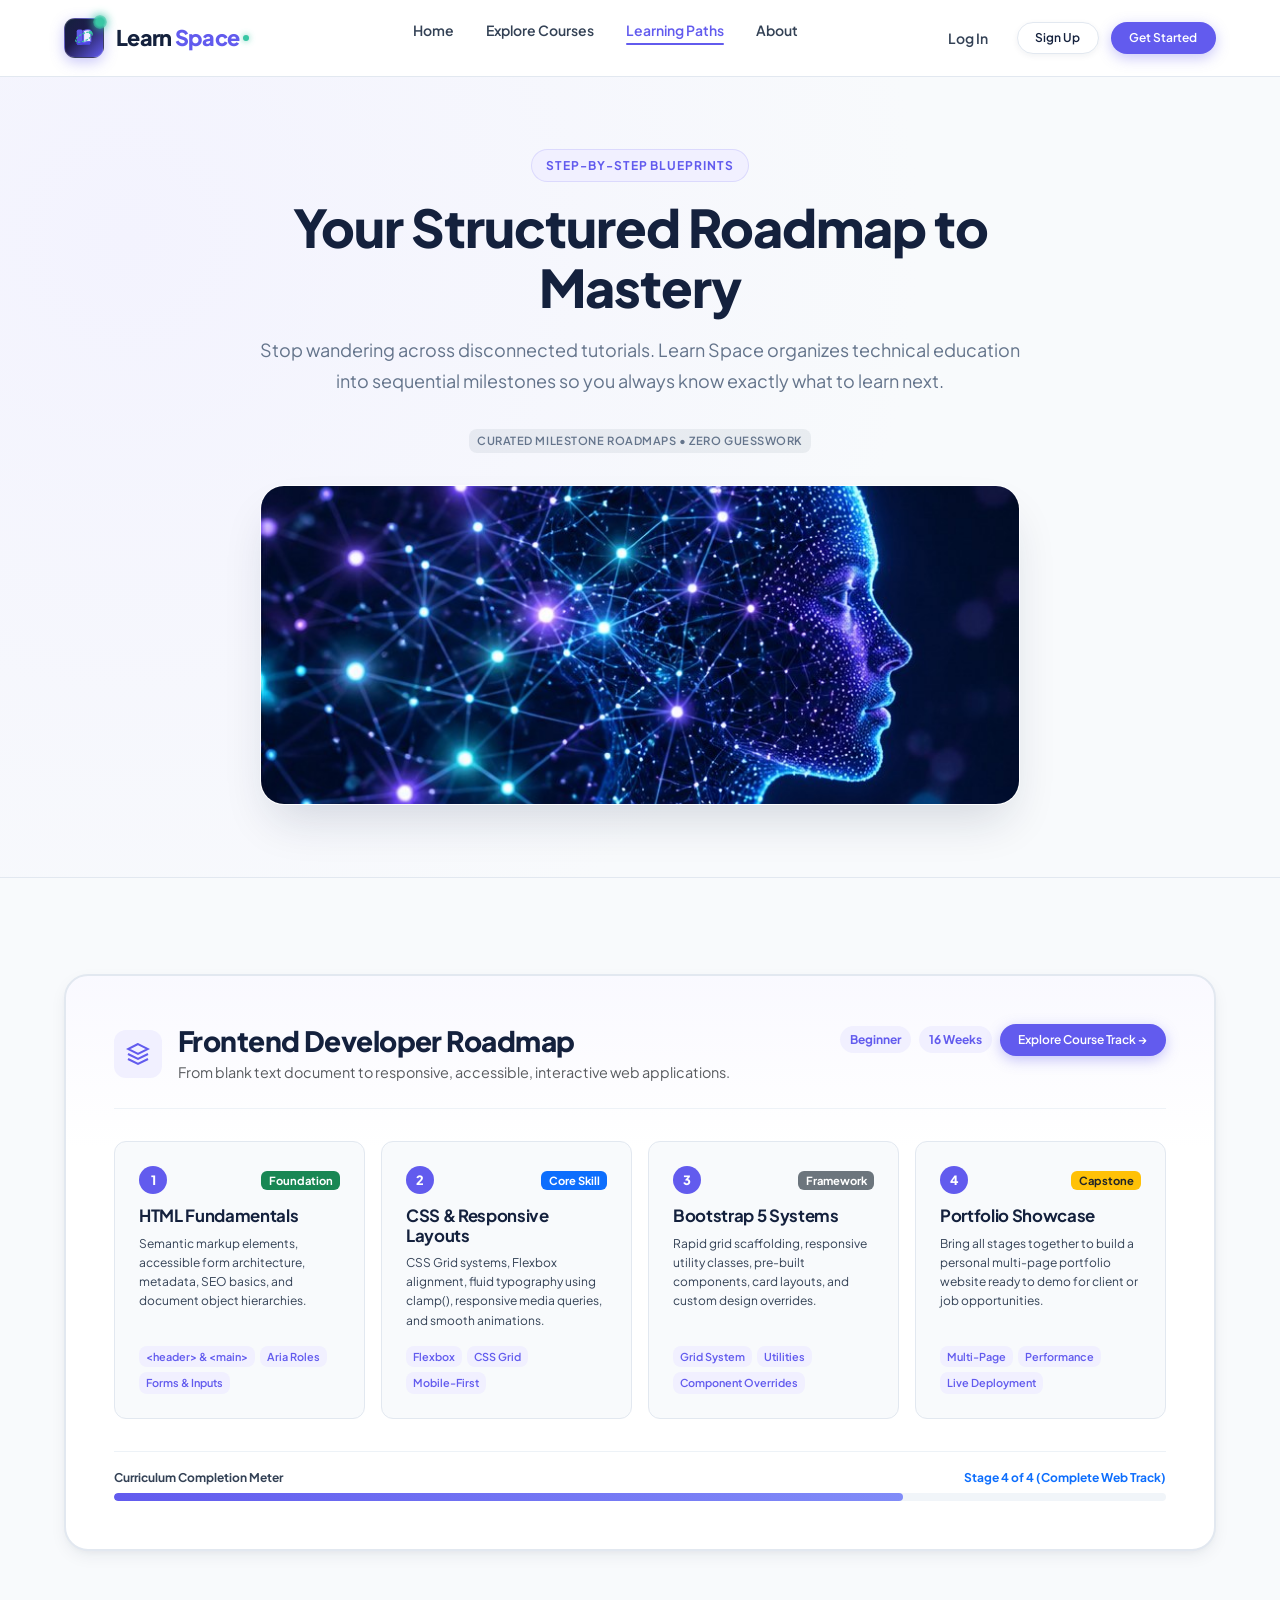
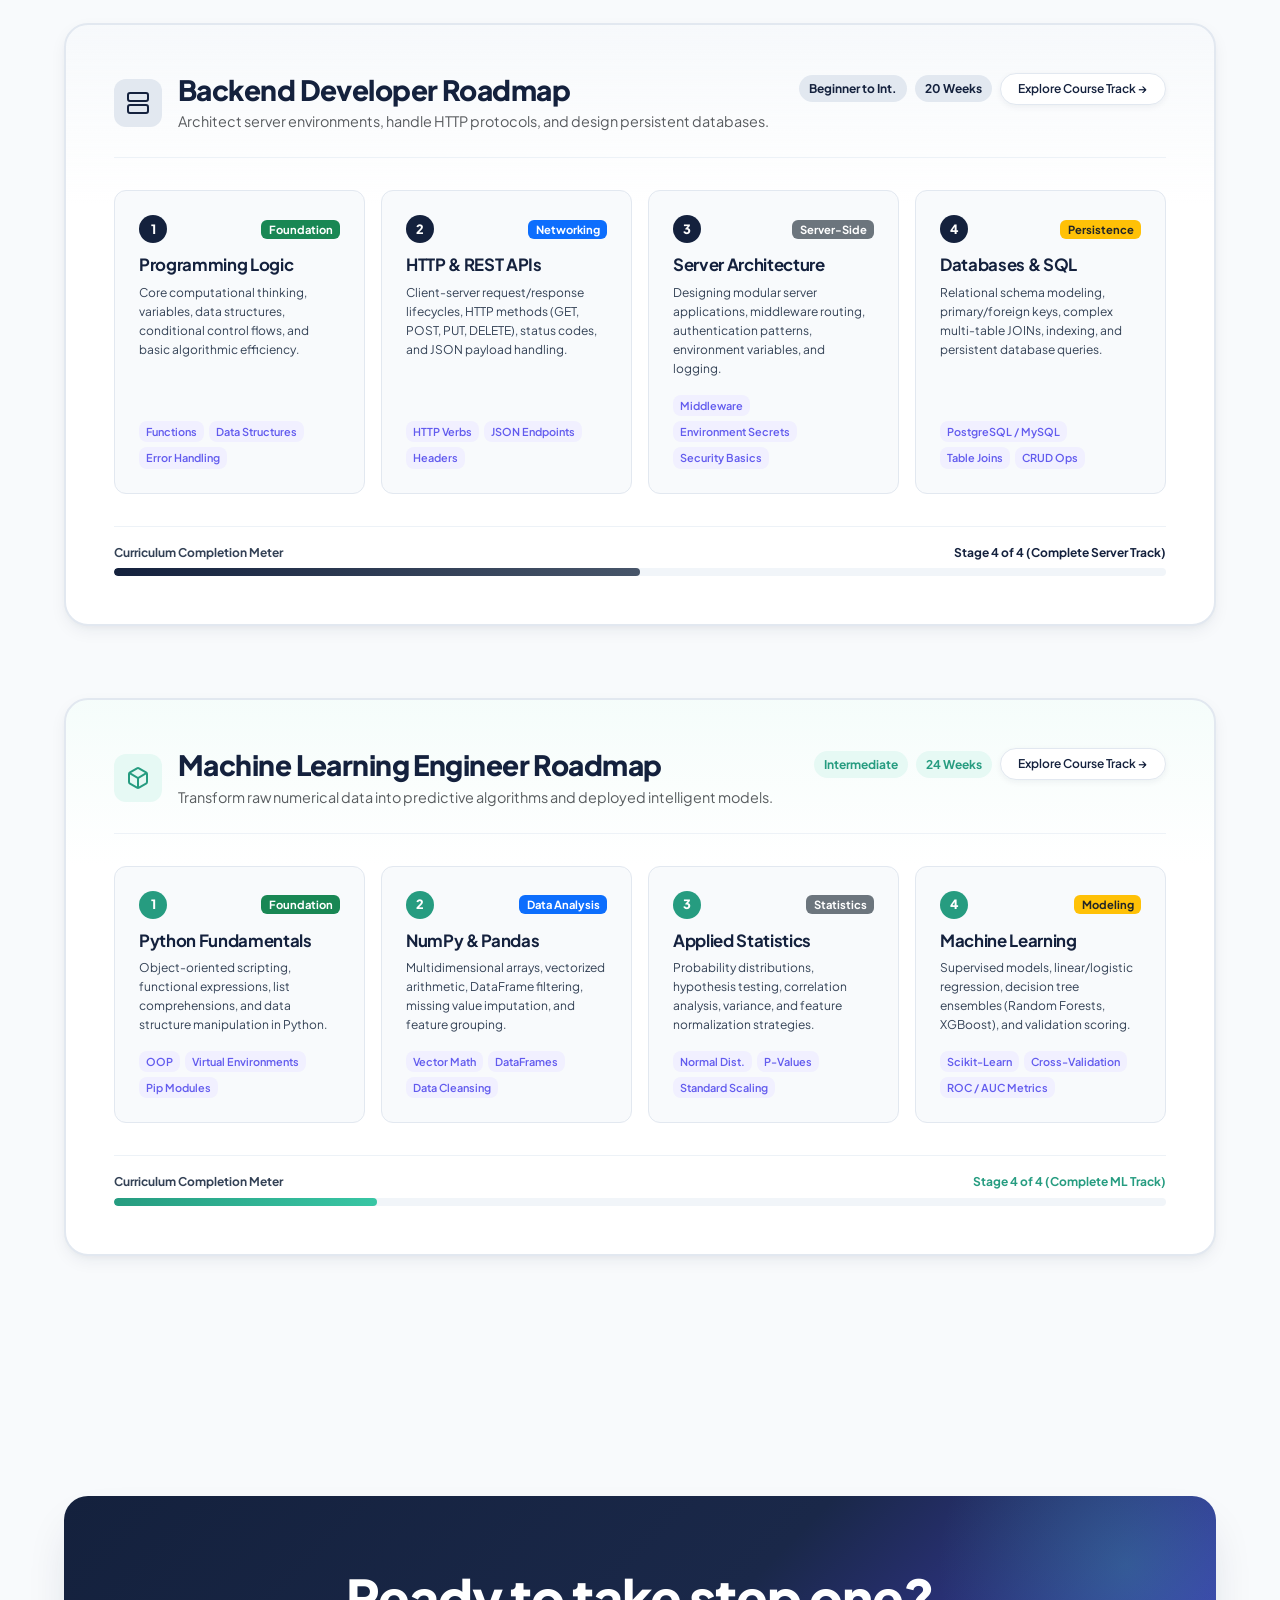
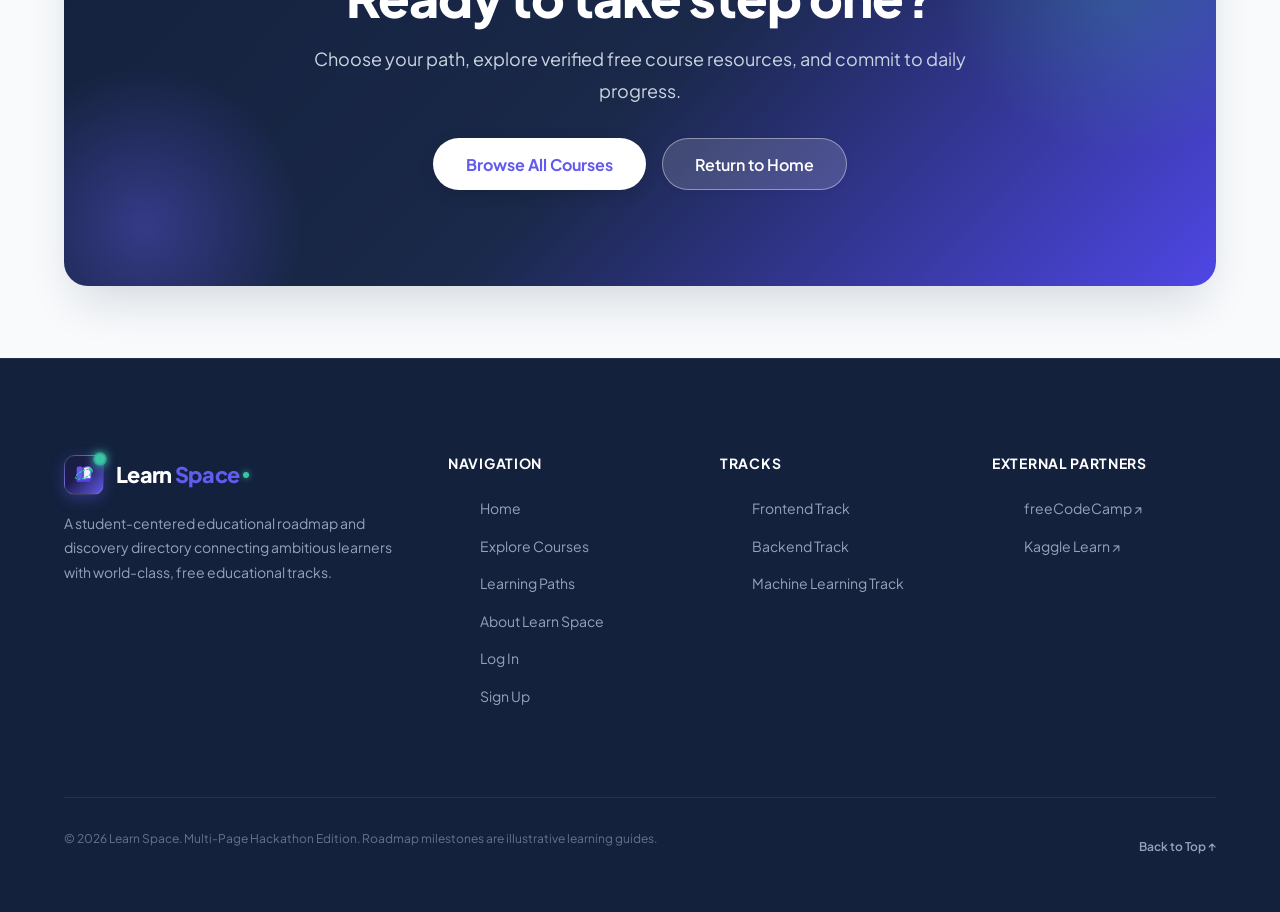
<file: learning-paths.html>
<!DOCTYPE html>
<html lang="en">
<head>
  <meta charset="UTF-8">
  <meta name="viewport" content="width=device-width, initial-scale=1.0">
  <title>Learning Paths & Roadmaps — Learn Space</title>
  <meta name="description" content="Follow guided technical roadmaps from fundamentals to portfolio capstones in Frontend, Backend, and Machine Learning engineering.">
  
  <!-- Favicon -->
  <link rel="icon" type="image/svg+xml" href="data:image/svg+xml,%3Csvg xmlns='http://www.w3.org/2000/svg' viewBox='0 0 32 32'%3E%3Crect width='32' height='32' rx='8' fill='%2314213D'/%3E%3Cpath d='M7 6h6v18H7zM7 19h13a3 3 0 0 1 3 3v2H7z' fill='%23625BEE'/%3E%3Cellipse cx='16' cy='14' rx='10' ry='4' transform='rotate(-25 16 14)' stroke='%2338C6A4' stroke-width='2' fill='none'/%3E%3Ccircle cx='23' cy='8' r='3' fill='%2338C6A4'/%3E%3C/svg%3E">

  <!-- Google Fonts: Plus Jakarta Sans -->
  <link rel="preconnect" href="https://fonts.googleapis.com">
  <link rel="preconnect" href="https://fonts.gstatic.com" crossorigin>
  <link href="https://fonts.googleapis.com/css2?family=Plus+Jakarta+Sans:wght@400;500;600;700;800&display=swap" rel="stylesheet">

  <!-- Bootstrap 5 CSS CDN -->
  <link rel="stylesheet" href="https://cdn.jsdelivr.net/npm/bootstrap@5.3.3/dist/css/bootstrap.min.css" integrity="sha384-QWTKZyjpPEjISv5WaRU9OFeRpok6YctnYmDr5pNlyT2bRjXh0JMhjY6hW+ALEwIH" crossorigin="anonymous">

  <!-- Custom Stylesheet -->
  <link rel="stylesheet" href="styles.css">
</head>
<body>

  <!-- =========================================================================
       1. NAVIGATION BAR
       ========================================================================= -->
  <header class="site-header">
    <div class="site-container">
      <input type="checkbox" id="nav-toggle" class="mobile-nav-toggle" aria-label="Toggle navigation menu">

      <nav class="navbar-container" aria-label="Main Navigation">
        <!-- Brand Logo & Wordmark -->
        <a href="index.html" class="brand-logo" aria-label="Learn Space Homepage">
          <div class="logo-symbol">
            <svg class="logo-svg" viewBox="0 0 28 28" fill="none" xmlns="http://www.w3.org/2000/svg" aria-hidden="true">
              <rect x="5.5" y="4" width="7" height="18" rx="2" fill="#625BEE"/>
              <path d="M5.5 17.5H19C20.38 17.5 21.5 18.62 21.5 20C21.5 21.1 20.6 22 19.5 22H7.5C6.4 22 5.5 21.1 5.5 20V17.5Z" fill="#4F46E5"/>
              <path d="M13.5 5.5C15.2 4.6 17.8 4.2 20.8 4.6C21.5 4.7 22 5.2 22 5.9V18.2C19.2 17.8 16.5 18.2 13.5 19.2V5.5Z" fill="#F1F0FF" stroke="#625BEE" stroke-width="1.2"/>
              <ellipse cx="14" cy="13" rx="10.5" ry="4.2" transform="rotate(-25 14 13)" stroke="#38C6A4" stroke-width="1.4" stroke-dasharray="3 1.5"/>
              <circle cx="21.5" cy="7.5" r="2" fill="#38C6A4"/>
            </svg>
          </div>
          <span class="brand-text">Learn<span class="space-accent">Space</span><span class="spark-dot"></span></span>
        </a>

        <!-- Center Navigation Links -->
        <ul class="nav-links-desktop">
          <li><a href="index.html" class="nav-item-link">Home</a></li>
          <li><a href="courses.html" class="nav-item-link">Explore Courses</a></li>
          <li><a href="learning-paths.html" class="nav-item-link active">Learning Paths</a></li>
          <li><a href="about.html" class="nav-item-link">About</a></li>
        </ul>

        <!-- Right Action Buttons -->
        <div class="nav-actions">
          <a href="login.html" class="btn btn-ghost">Log In</a>
          <a href="signup.html" class="btn btn-secondary btn-sm">Sign Up</a>
          <a href="courses.html" class="btn btn-primary btn-sm">Get Started</a>
        </div>

        <label for="nav-toggle" class="mobile-nav-label" aria-label="Toggle Navigation">
          <span class="hamburger-line"></span>
        </label>
      </nav>
    </div>
  </header>

  <main id="main-content">
    <!-- =======================================================================
         2. ROADMAPS HERO
         ======================================================================= -->
    <section class="page-hero">
      <div class="site-container">
        <div class="page-hero-content">
          <div class="section-eyebrow">STEP-BY-STEP BLUEPRINTS</div>
          <h1 class="page-hero-title">Your Structured Roadmap to Mastery</h1>
          <p class="page-hero-desc">
            Stop wandering across disconnected tutorials. Learn Space organizes technical education into sequential milestones so you always know exactly what to learn next.
          </p>
          <div class="prototype-tag">
            Curated Milestone Roadmaps • Zero Guesswork
          </div>
          <img class="page-hero-photo" src="assets/images/artificial-intelligence.jpg" alt="Abstract artificial intelligence neural network visual" width="768" height="512" loading="lazy">
        </div>
      </div>
    </section>

    <!-- =======================================================================
         3. DETAILED ROADMAPS SECTION
         ======================================================================= -->
    <section class="section-spacing">
      <div class="site-container">

        <!-- ROADMAP 1: FRONTEND DEVELOPER -->
        <article class="roadmap-expanded-card path-card-frontend">
          <div class="roadmap-card-header">
            <div class="roadmap-title-area">
              <div class="path-icon-badge path-icon-frontend" aria-hidden="true" style="margin-bottom: 0;">
                <svg width="24" height="24" viewBox="0 0 24 24" fill="none" stroke="currentColor" stroke-width="2"><polygon points="12 2 2 7 12 12 22 7 12 2"></polygon><polyline points="2 17 12 22 22 17"></polyline><polyline points="2 12 12 17 22 12"></polyline></svg>
              </div>
              <div>
                <h2 class="h3 mb-1" style="color: var(--color-navy); font-weight: 800;">Frontend Developer Roadmap</h2>
                <p class="text-muted mb-0" style="font-size: 0.9rem;">From blank text document to responsive, accessible, interactive web applications.</p>
              </div>
            </div>
            <div class="d-flex gap-2 flex-wrap align-items-center">
              <span class="path-meta-tag tag-indigo">Beginner</span>
              <span class="path-meta-tag tag-indigo">16 Weeks</span>
              <a href="courses.html#web-development" class="btn btn-primary btn-sm">Explore Course Track →</a>
            </div>
          </div>

          <!-- 4 Detailed Milestones Grid -->
          <div class="roadmap-detail-grid">
            <!-- Stage 1 -->
            <div class="roadmap-milestone-step">
              <div class="milestone-step-header">
                <span class="milestone-num-badge">1</span>
                <span class="badge bg-success" style="font-size: 0.7rem;">Foundation</span>
              </div>
              <h3 class="milestone-step-name">HTML Fundamentals</h3>
              <p class="milestone-step-desc">
                Semantic markup elements, accessible form architecture, metadata, SEO basics, and document object hierarchies.
              </p>
              <div class="milestone-skills-list">
                <span class="milestone-skill-pill">&lt;header&gt; &amp; &lt;main&gt;</span>
                <span class="milestone-skill-pill">Aria Roles</span>
                <span class="milestone-skill-pill">Forms &amp; Inputs</span>
              </div>
            </div>

            <!-- Stage 2 -->
            <div class="roadmap-milestone-step">
              <div class="milestone-step-header">
                <span class="milestone-num-badge">2</span>
                <span class="badge bg-primary" style="font-size: 0.7rem;">Core Skill</span>
              </div>
              <h3 class="milestone-step-name">CSS &amp; Responsive Layouts</h3>
              <p class="milestone-step-desc">
                CSS Grid systems, Flexbox alignment, fluid typography using clamp(), responsive media queries, and smooth animations.
              </p>
              <div class="milestone-skills-list">
                <span class="milestone-skill-pill">Flexbox</span>
                <span class="milestone-skill-pill">CSS Grid</span>
                <span class="milestone-skill-pill">Mobile-First</span>
              </div>
            </div>

            <!-- Stage 3 -->
            <div class="roadmap-milestone-step">
              <div class="milestone-step-header">
                <span class="milestone-num-badge">3</span>
                <span class="badge bg-secondary" style="font-size: 0.7rem;">Framework</span>
              </div>
              <h3 class="milestone-step-name">Bootstrap 5 Systems</h3>
              <p class="milestone-step-desc">
                Rapid grid scaffolding, responsive utility classes, pre-built components, card layouts, and custom design overrides.
              </p>
              <div class="milestone-skills-list">
                <span class="milestone-skill-pill">Grid System</span>
                <span class="milestone-skill-pill">Utilities</span>
                <span class="milestone-skill-pill">Component Overrides</span>
              </div>
            </div>

            <!-- Stage 4 -->
            <div class="roadmap-milestone-step">
              <div class="milestone-step-header">
                <span class="milestone-num-badge">4</span>
                <span class="badge bg-warning text-dark" style="font-size: 0.7rem;">Capstone</span>
              </div>
              <h3 class="milestone-step-name">Portfolio Showcase</h3>
              <p class="milestone-step-desc">
                Bring all stages together to build a personal multi-page portfolio website ready to demo for client or job opportunities.
              </p>
              <div class="milestone-skills-list">
                <span class="milestone-skill-pill">Multi-Page</span>
                <span class="milestone-skill-pill">Performance</span>
                <span class="milestone-skill-pill">Live Deployment</span>
              </div>
            </div>
          </div>

          <!-- Progress bar -->
          <div class="path-progress-container mb-0">
            <div class="path-progress-header">
              <span>Curriculum Completion Meter</span>
              <span class="text-primary">Stage 4 of 4 (Complete Web Track)</span>
            </div>
            <div class="path-progress-track">
              <div class="path-progress-bar bar-frontend"></div>
            </div>
          </div>
        </article>

        <!-- ROADMAP 2: BACKEND DEVELOPER -->
        <article class="roadmap-expanded-card path-card-backend">
          <div class="roadmap-card-header">
            <div class="roadmap-title-area">
              <div class="path-icon-badge path-icon-backend" aria-hidden="true" style="margin-bottom: 0;">
                <svg width="24" height="24" viewBox="0 0 24 24" fill="none" stroke="currentColor" stroke-width="2"><rect x="2" y="2" width="20" height="8" rx="2"/><rect x="2" y="14" width="20" height="8" rx="2"/><line x1="6" y1="6" x2="6.01" y2="6"/><line x1="6" y1="18" x2="6.01" y2="18"/></svg>
              </div>
              <div>
                <h2 class="h3 mb-1" style="color: var(--color-navy); font-weight: 800;">Backend Developer Roadmap</h2>
                <p class="text-muted mb-0" style="font-size: 0.9rem;">Architect server environments, handle HTTP protocols, and design persistent databases.</p>
              </div>
            </div>
            <div class="d-flex gap-2 flex-wrap align-items-center">
              <span class="path-meta-tag tag-navy">Beginner to Int.</span>
              <span class="path-meta-tag tag-navy">20 Weeks</span>
              <a href="courses.html#database" class="btn btn-secondary btn-sm">Explore Course Track →</a>
            </div>
          </div>

          <div class="roadmap-detail-grid">
            <!-- Stage 1 -->
            <div class="roadmap-milestone-step">
              <div class="milestone-step-header">
                <span class="milestone-num-badge" style="background-color: var(--color-navy);">1</span>
                <span class="badge bg-success" style="font-size: 0.7rem;">Foundation</span>
              </div>
              <h3 class="milestone-step-name">Programming Logic</h3>
              <p class="milestone-step-desc">
                Core computational thinking, variables, data structures, conditional control flows, and basic algorithmic efficiency.
              </p>
              <div class="milestone-skills-list">
                <span class="milestone-skill-pill">Functions</span>
                <span class="milestone-skill-pill">Data Structures</span>
                <span class="milestone-skill-pill">Error Handling</span>
              </div>
            </div>

            <!-- Stage 2 -->
            <div class="roadmap-milestone-step">
              <div class="milestone-step-header">
                <span class="milestone-num-badge" style="background-color: var(--color-navy);">2</span>
                <span class="badge bg-primary" style="font-size: 0.7rem;">Networking</span>
              </div>
              <h3 class="milestone-step-name">HTTP &amp; REST APIs</h3>
              <p class="milestone-step-desc">
                Client-server request/response lifecycles, HTTP methods (GET, POST, PUT, DELETE), status codes, and JSON payload handling.
              </p>
              <div class="milestone-skills-list">
                <span class="milestone-skill-pill">HTTP Verbs</span>
                <span class="milestone-skill-pill">JSON Endpoints</span>
                <span class="milestone-skill-pill">Headers</span>
              </div>
            </div>

            <!-- Stage 3 -->
            <div class="roadmap-milestone-step">
              <div class="milestone-step-header">
                <span class="milestone-num-badge" style="background-color: var(--color-navy);">3</span>
                <span class="badge bg-secondary" style="font-size: 0.7rem;">Server-Side</span>
              </div>
              <h3 class="milestone-step-name">Server Architecture</h3>
              <p class="milestone-step-desc">
                Designing modular server applications, middleware routing, authentication patterns, environment variables, and logging.
              </p>
              <div class="milestone-skills-list">
                <span class="milestone-skill-pill">Middleware</span>
                <span class="milestone-skill-pill">Environment Secrets</span>
                <span class="milestone-skill-pill">Security Basics</span>
              </div>
            </div>

            <!-- Stage 4 -->
            <div class="roadmap-milestone-step">
              <div class="milestone-step-header">
                <span class="milestone-num-badge" style="background-color: var(--color-navy);">4</span>
                <span class="badge bg-warning text-dark" style="font-size: 0.7rem;">Persistence</span>
              </div>
              <h3 class="milestone-step-name">Databases &amp; SQL</h3>
              <p class="milestone-step-desc">
                Relational schema modeling, primary/foreign keys, complex multi-table JOINs, indexing, and persistent database queries.
              </p>
              <div class="milestone-skills-list">
                <span class="milestone-skill-pill">PostgreSQL / MySQL</span>
                <span class="milestone-skill-pill">Table Joins</span>
                <span class="milestone-skill-pill">CRUD Ops</span>
              </div>
            </div>
          </div>

          <div class="path-progress-container mb-0">
            <div class="path-progress-header">
              <span>Curriculum Completion Meter</span>
              <span style="color: var(--color-navy); font-weight: 700;">Stage 4 of 4 (Complete Server Track)</span>
            </div>
            <div class="path-progress-track">
              <div class="path-progress-bar bar-backend"></div>
            </div>
          </div>
        </article>

        <!-- ROADMAP 3: MACHINE LEARNING ENGINEER -->
        <article class="roadmap-expanded-card path-card-ml">
          <div class="roadmap-card-header">
            <div class="roadmap-title-area">
              <div class="path-icon-badge path-icon-ml" aria-hidden="true" style="margin-bottom: 0;">
                <svg width="24" height="24" viewBox="0 0 24 24" fill="none" stroke="currentColor" stroke-width="2"><path d="M21 16V8a2 2 0 0 0-1-1.73l-7-4a2 2 0 0 0-2 0l-7 4A2 2 0 0 0 3 8v8a2 2 0 0 0 1 1.73l7 4a2 2 0 0 0 2 0l7-4A2 2 0 0 0 21 16z"/><polyline points="3.27 6.96 12 12.01 20.73 6.96"/><line x1="12" y1="22.08" x2="12" y2="12"/></svg>
              </div>
              <div>
                <h2 class="h3 mb-1" style="color: var(--color-navy); font-weight: 800;">Machine Learning Engineer Roadmap</h2>
                <p class="text-muted mb-0" style="font-size: 0.9rem;">Transform raw numerical data into predictive algorithms and deployed intelligent models.</p>
              </div>
            </div>
            <div class="d-flex gap-2 flex-wrap align-items-center">
              <span class="path-meta-tag tag-mint">Intermediate</span>
              <span class="path-meta-tag tag-mint">24 Weeks</span>
              <a href="courses.html#ai" class="btn btn-secondary btn-sm">Explore Course Track →</a>
            </div>
          </div>

          <div class="roadmap-detail-grid">
            <!-- Stage 1 -->
            <div class="roadmap-milestone-step">
              <div class="milestone-step-header">
                <span class="milestone-num-badge" style="background-color: var(--color-mint-dark);">1</span>
                <span class="badge bg-success" style="font-size: 0.7rem;">Foundation</span>
              </div>
              <h3 class="milestone-step-name">Python Fundamentals</h3>
              <p class="milestone-step-desc">
                Object-oriented scripting, functional expressions, list comprehensions, and data structure manipulation in Python.
              </p>
              <div class="milestone-skills-list">
                <span class="milestone-skill-pill">OOP</span>
                <span class="milestone-skill-pill">Virtual Environments</span>
                <span class="milestone-skill-pill">Pip Modules</span>
              </div>
            </div>

            <!-- Stage 2 -->
            <div class="roadmap-milestone-step">
              <div class="milestone-step-header">
                <span class="milestone-num-badge" style="background-color: var(--color-mint-dark);">2</span>
                <span class="badge bg-primary" style="font-size: 0.7rem;">Data Analysis</span>
              </div>
              <h3 class="milestone-step-name">NumPy &amp; Pandas</h3>
              <p class="milestone-step-desc">
                Multidimensional arrays, vectorized arithmetic, DataFrame filtering, missing value imputation, and feature grouping.
              </p>
              <div class="milestone-skills-list">
                <span class="milestone-skill-pill">Vector Math</span>
                <span class="milestone-skill-pill">DataFrames</span>
                <span class="milestone-skill-pill">Data Cleansing</span>
              </div>
            </div>

            <!-- Stage 3 -->
            <div class="roadmap-milestone-step">
              <div class="milestone-step-header">
                <span class="milestone-num-badge" style="background-color: var(--color-mint-dark);">3</span>
                <span class="badge bg-secondary" style="font-size: 0.7rem;">Statistics</span>
              </div>
              <h3 class="milestone-step-name">Applied Statistics</h3>
              <p class="milestone-step-desc">
                Probability distributions, hypothesis testing, correlation analysis, variance, and feature normalization strategies.
              </p>
              <div class="milestone-skills-list">
                <span class="milestone-skill-pill">Normal Dist.</span>
                <span class="milestone-skill-pill">P-Values</span>
                <span class="milestone-skill-pill">Standard Scaling</span>
              </div>
            </div>

            <!-- Stage 4 -->
            <div class="roadmap-milestone-step">
              <div class="milestone-step-header">
                <span class="milestone-num-badge" style="background-color: var(--color-mint-dark);">4</span>
                <span class="badge bg-warning text-dark" style="font-size: 0.7rem;">Modeling</span>
              </div>
              <h3 class="milestone-step-name">Machine Learning</h3>
              <p class="milestone-step-desc">
                Supervised models, linear/logistic regression, decision tree ensembles (Random Forests, XGBoost), and validation scoring.
              </p>
              <div class="milestone-skills-list">
                <span class="milestone-skill-pill">Scikit-Learn</span>
                <span class="milestone-skill-pill">Cross-Validation</span>
                <span class="milestone-skill-pill">ROC / AUC Metrics</span>
              </div>
            </div>
          </div>

          <div class="path-progress-container mb-0">
            <div class="path-progress-header">
              <span>Curriculum Completion Meter</span>
              <span style="color: var(--color-mint-dark); font-weight: 700;">Stage 4 of 4 (Complete ML Track)</span>
            </div>
            <div class="path-progress-track">
              <div class="path-progress-bar bar-ml"></div>
            </div>
          </div>
        </article>

      </div>
    </section>

    <!-- =======================================================================
         4. CLOSING CTA BANNER
         ======================================================================= -->
    <section class="final-cta-section">
      <div class="site-container">
        <div class="cta-banner-card">
          <div class="cta-content">
            <h2 class="cta-title">Ready to take step one?</h2>
            <p class="cta-desc">
              Choose your path, explore verified free course resources, and commit to daily progress.
            </p>
            <div class="cta-buttons-row">
              <a href="courses.html" class="btn btn-white btn-lg">Browse All Courses</a>
              <a href="index.html" class="btn btn-secondary btn-lg" style="background: rgba(255,255,255,0.15); color: #FFFFFF; border-color: rgba(255,255,255,0.4);">
                Return to Home
              </a>
            </div>
          </div>
        </div>
      </div>
    </section>
  </main>

  <!-- =========================================================================
       5. FOOTER
       ========================================================================= -->
  <footer class="site-footer">
    <div class="site-container">
      <div class="footer-grid">
        <div class="footer-brand-col">
          <a href="index.html" class="brand-logo" aria-label="Learn Space Homepage">
            <div class="logo-symbol">
              <svg class="logo-svg" viewBox="0 0 28 28" fill="none" xmlns="http://www.w3.org/2000/svg" aria-hidden="true">
                <rect x="5.5" y="4" width="7" height="18" rx="2" fill="#625BEE"/>
                <path d="M5.5 17.5H19C20.38 17.5 21.5 18.62 21.5 20C21.5 21.1 20.6 22 19.5 22H7.5C6.4 22 5.5 21.1 5.5 20V17.5Z" fill="#4F46E5"/>
                <path d="M13.5 5.5C15.2 4.6 17.8 4.2 20.8 4.6C21.5 4.7 22 5.2 22 5.9V18.2C19.2 17.8 16.5 18.2 13.5 19.2V5.5Z" fill="#F1F0FF" stroke="#625BEE" stroke-width="1.2"/>
                <ellipse cx="14" cy="13" rx="10.5" ry="4.2" transform="rotate(-25 14 13)" stroke="#38C6A4" stroke-width="1.4" stroke-dasharray="3 1.5"/>
                <circle cx="21.5" cy="7.5" r="2" fill="#38C6A4"/>
              </svg>
            </div>
            <span class="brand-text">Learn<span class="space-accent">Space</span><span class="spark-dot"></span></span>
          </a>
          <p class="footer-mission">
            A student-centered educational roadmap and discovery directory connecting ambitious learners with world-class, free educational tracks.
          </p>
        </div>

        <div>
          <h4 class="footer-heading">Navigation</h4>
          <ul class="footer-links-list">
            <li><a href="index.html" class="footer-link">Home</a></li>
            <li><a href="courses.html" class="footer-link">Explore Courses</a></li>
            <li><a href="learning-paths.html" class="footer-link">Learning Paths</a></li>
            <li><a href="about.html" class="footer-link">About Learn Space</a></li>
            <li><a href="login.html" class="footer-link">Log In</a></li>
            <li><a href="signup.html" class="footer-link">Sign Up</a></li>
          </ul>
        </div>

        <div>
          <h4 class="footer-heading">Tracks</h4>
          <ul class="footer-links-list">
            <li><a href="#web-development" class="footer-link">Frontend Track</a></li>
            <li><a href="#backend" class="footer-link">Backend Track</a></li>
            <li><a href="#ai" class="footer-link">Machine Learning Track</a></li>
          </ul>
        </div>

        <div>
          <h4 class="footer-heading">External Partners</h4>
          <ul class="footer-links-list">
            <li><a href="https://www.freecodecamp.org/" target="_blank" rel="noopener noreferrer" class="footer-link">freeCodeCamp ↗</a></li>
            <li><a href="https://www.kaggle.com/learn" target="_blank" rel="noopener noreferrer" class="footer-link">Kaggle Learn ↗</a></li>
          </ul>
        </div>
      </div>

      <div class="footer-bottom-bar">
        <p class="footer-disclaimer-note">
          © 2026 Learn Space. Multi-Page Hackathon Edition. Roadmap milestones are illustrative learning guides.
        </p>
        <a href="#" class="back-to-top-btn" aria-label="Back to top">Back to Top ↑</a>
      </div>
    </div>
  </footer>

</body>
</html>
</file>
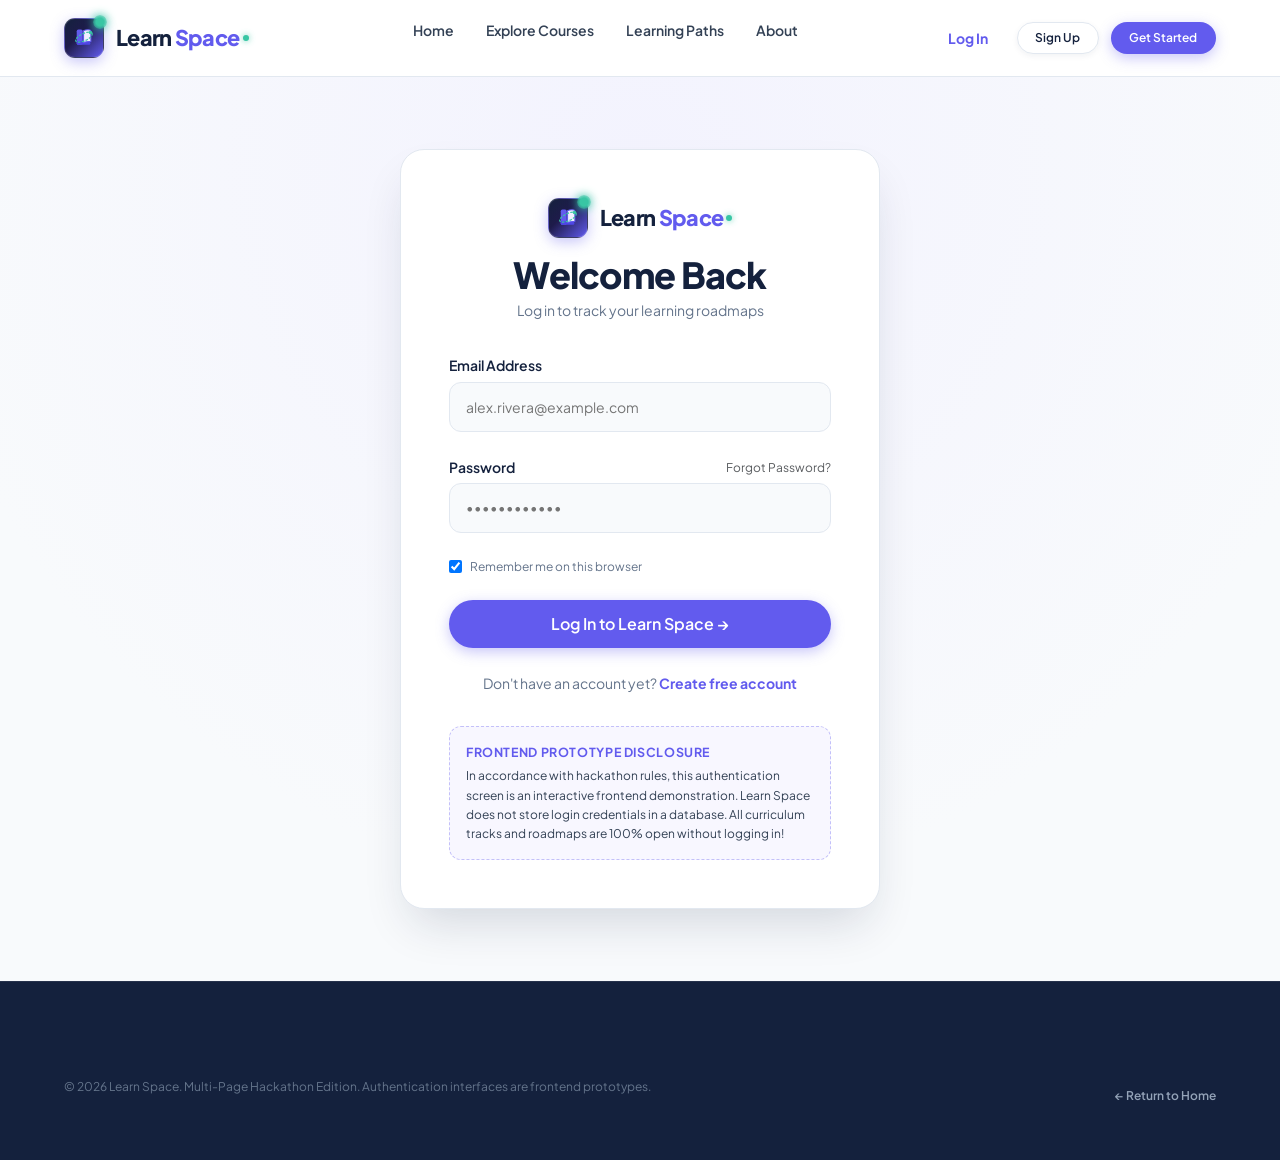
<file: login.html>
<!DOCTYPE html>
<html lang="en">
<head>
  <meta charset="UTF-8">
  <meta name="viewport" content="width=device-width, initial-scale=1.0">
  <title>Student Log In — Learn Space</title>
  <meta name="description" content="Log in to your Learn Space student portal to continue your technical learning journey.">
  
  <!-- Favicon -->
  <link rel="icon" type="image/svg+xml" href="data:image/svg+xml,%3Csvg xmlns='http://www.w3.org/2000/svg' viewBox='0 0 32 32'%3E%3Crect width='32' height='32' rx='8' fill='%2314213D'/%3E%3Cpath d='M7 6h6v18H7zM7 19h13a3 3 0 0 1 3 3v2H7z' fill='%23625BEE'/%3E%3Cellipse cx='16' cy='14' rx='10' ry='4' transform='rotate(-25 16 14)' stroke='%2338C6A4' stroke-width='2' fill='none'/%3E%3Ccircle cx='23' cy='8' r='3' fill='%2338C6A4'/%3E%3C/svg%3E">

  <!-- Google Fonts: Plus Jakarta Sans -->
  <link rel="preconnect" href="https://fonts.googleapis.com">
  <link rel="preconnect" href="https://fonts.gstatic.com" crossorigin>
  <link href="https://fonts.googleapis.com/css2?family=Plus+Jakarta+Sans:wght@400;500;600;700;800&display=swap" rel="stylesheet">

  <!-- Bootstrap 5 CSS CDN -->
  <link rel="stylesheet" href="https://cdn.jsdelivr.net/npm/bootstrap@5.3.3/dist/css/bootstrap.min.css" integrity="sha384-QWTKZyjpPEjISv5WaRU9OFeRpok6YctnYmDr5pNlyT2bRjXh0JMhjY6hW+ALEwIH" crossorigin="anonymous">

  <!-- Custom Stylesheet -->
  <link rel="stylesheet" href="styles.css">
</head>
<body>

  <!-- =========================================================================
       1. NAVIGATION BAR
       ========================================================================= -->
  <header class="site-header">
    <div class="site-container">
      <input type="checkbox" id="nav-toggle" class="mobile-nav-toggle" aria-label="Toggle navigation menu">

      <nav class="navbar-container" aria-label="Main Navigation">
        <!-- Brand Logo & Wordmark -->
        <a href="index.html" class="brand-logo" aria-label="Learn Space Homepage">
          <div class="logo-symbol">
            <svg class="logo-svg" viewBox="0 0 28 28" fill="none" xmlns="http://www.w3.org/2000/svg" aria-hidden="true">
              <rect x="5.5" y="4" width="7" height="18" rx="2" fill="#625BEE"/>
              <path d="M5.5 17.5H19C20.38 17.5 21.5 18.62 21.5 20C21.5 21.1 20.6 22 19.5 22H7.5C6.4 22 5.5 21.1 5.5 20V17.5Z" fill="#4F46E5"/>
              <path d="M13.5 5.5C15.2 4.6 17.8 4.2 20.8 4.6C21.5 4.7 22 5.2 22 5.9V18.2C19.2 17.8 16.5 18.2 13.5 19.2V5.5Z" fill="#F1F0FF" stroke="#625BEE" stroke-width="1.2"/>
              <ellipse cx="14" cy="13" rx="10.5" ry="4.2" transform="rotate(-25 14 13)" stroke="#38C6A4" stroke-width="1.4" stroke-dasharray="3 1.5"/>
              <circle cx="21.5" cy="7.5" r="2" fill="#38C6A4"/>
            </svg>
          </div>
          <span class="brand-text">Learn<span class="space-accent">Space</span><span class="spark-dot"></span></span>
        </a>

        <!-- Center Navigation Links -->
        <ul class="nav-links-desktop">
          <li><a href="index.html" class="nav-item-link">Home</a></li>
          <li><a href="courses.html" class="nav-item-link">Explore Courses</a></li>
          <li><a href="learning-paths.html" class="nav-item-link">Learning Paths</a></li>
          <li><a href="about.html" class="nav-item-link">About</a></li>
        </ul>

        <!-- Right Action Buttons -->
        <div class="nav-actions">
          <a href="login.html" class="btn btn-ghost" style="color: var(--color-primary); font-weight: 700;">Log In</a>
          <a href="signup.html" class="btn btn-secondary btn-sm">Sign Up</a>
          <a href="courses.html" class="btn btn-primary btn-sm">Get Started</a>
        </div>

        <label for="nav-toggle" class="mobile-nav-label" aria-label="Toggle Navigation">
          <span class="hamburger-line"></span>
        </label>
      </nav>
    </div>
  </header>

  <main id="main-content">
    <!-- =======================================================================
         2. AUTH LOGIN CARD SECTION
         ======================================================================= -->
    <section class="auth-page-section">
      <div class="auth-card-container">
        <div class="auth-card">
          <!-- Header -->
          <div class="auth-header">
            <a href="index.html" class="brand-logo justify-content-center" aria-label="Learn Space Homepage">
              <div class="logo-symbol">
                <svg class="logo-svg" viewBox="0 0 28 28" fill="none" xmlns="http://www.w3.org/2000/svg" aria-hidden="true">
                  <rect x="5.5" y="4" width="7" height="18" rx="2" fill="#625BEE"/>
                  <path d="M5.5 17.5H19C20.38 17.5 21.5 18.62 21.5 20C21.5 21.1 20.6 22 19.5 22H7.5C6.4 22 5.5 21.1 5.5 20V17.5Z" fill="#4F46E5"/>
                  <path d="M13.5 5.5C15.2 4.6 17.8 4.2 20.8 4.6C21.5 4.7 22 5.2 22 5.9V18.2C19.2 17.8 16.5 18.2 13.5 19.2V5.5Z" fill="#F1F0FF" stroke="#625BEE" stroke-width="1.2"/>
                  <ellipse cx="14" cy="13" rx="10.5" ry="4.2" transform="rotate(-25 14 13)" stroke="#38C6A4" stroke-width="1.4" stroke-dasharray="3 1.5"/>
                  <circle cx="21.5" cy="7.5" r="2" fill="#38C6A4"/>
                </svg>
              </div>
              <span class="brand-text">Learn<span class="space-accent">Space</span><span class="spark-dot"></span></span>
            </a>
            <h1 class="auth-title">Welcome Back</h1>
            <p class="auth-subtitle">Log in to track your learning roadmaps</p>
          </div>

          <!-- Login Form (Frontend HTML5 Validation) -->
          <form class="auth-form" action="courses.html" method="GET">
            <!-- Email -->
            <div class="auth-form-group">
              <label for="login-email" class="auth-label">Email Address</label>
              <div class="auth-input-wrapper">
                <input 
                  type="email" 
                  id="login-email" 
                  name="email" 
                  class="auth-input" 
                  placeholder="alex.rivera@example.com" 
                  required 
                  autocomplete="email"
                >
              </div>
            </div>

            <!-- Password -->
            <div class="auth-form-group">
              <div class="d-flex justify-content-between align-items-center mb-1">
                <label for="login-password" class="auth-label mb-0">Password</label>
                <a href="#demo-notice" class="text-muted" style="font-size: 0.75rem;">Forgot Password?</a>
              </div>
              <div class="auth-input-wrapper">
                <input 
                  type="password" 
                  id="login-password" 
                  name="password" 
                  class="auth-input" 
                  placeholder="••••••••••••" 
                  required 
                  autocomplete="current-password"
                  minlength="6"
                >
              </div>
            </div>

            <!-- Remember Me -->
            <div class="auth-checkbox-row">
              <label class="auth-checkbox-label">
                <input type="checkbox" name="remember" checked>
                <span>Remember me on this browser</span>
              </label>
            </div>

            <!-- Submit Button -->
            <button type="submit" class="btn btn-primary auth-btn-submit">
              Log In to Learn Space →
            </button>

            <!-- Link to Sign Up -->
            <div class="auth-footer-text">
              Don't have an account yet? <a href="signup.html">Create free account</a>
            </div>
          </form>

          <!-- Transparent Prototype Demo Disclosure -->
          <div id="demo-notice" class="auth-disclaimer-card">
            <strong>Frontend Prototype Disclosure</strong>
            In accordance with hackathon rules, this authentication screen is an interactive frontend demonstration. Learn Space does not store login credentials in a database. All curriculum tracks and roadmaps are 100% open without logging in!
          </div>
        </div>
      </div>
    </section>
  </main>

  <!-- =========================================================================
       3. FOOTER
       ========================================================================= -->
  <footer class="site-footer">
    <div class="site-container">
      <div class="footer-bottom-bar" style="border-top: none; padding-top: 0;">
        <p class="footer-disclaimer-note">
          © 2026 Learn Space. Multi-Page Hackathon Edition. Authentication interfaces are frontend prototypes.
        </p>
        <a href="index.html" class="back-to-top-btn" aria-label="Return to home">← Return to Home</a>
      </div>
    </div>
  </footer>

</body>
</html>
</file>
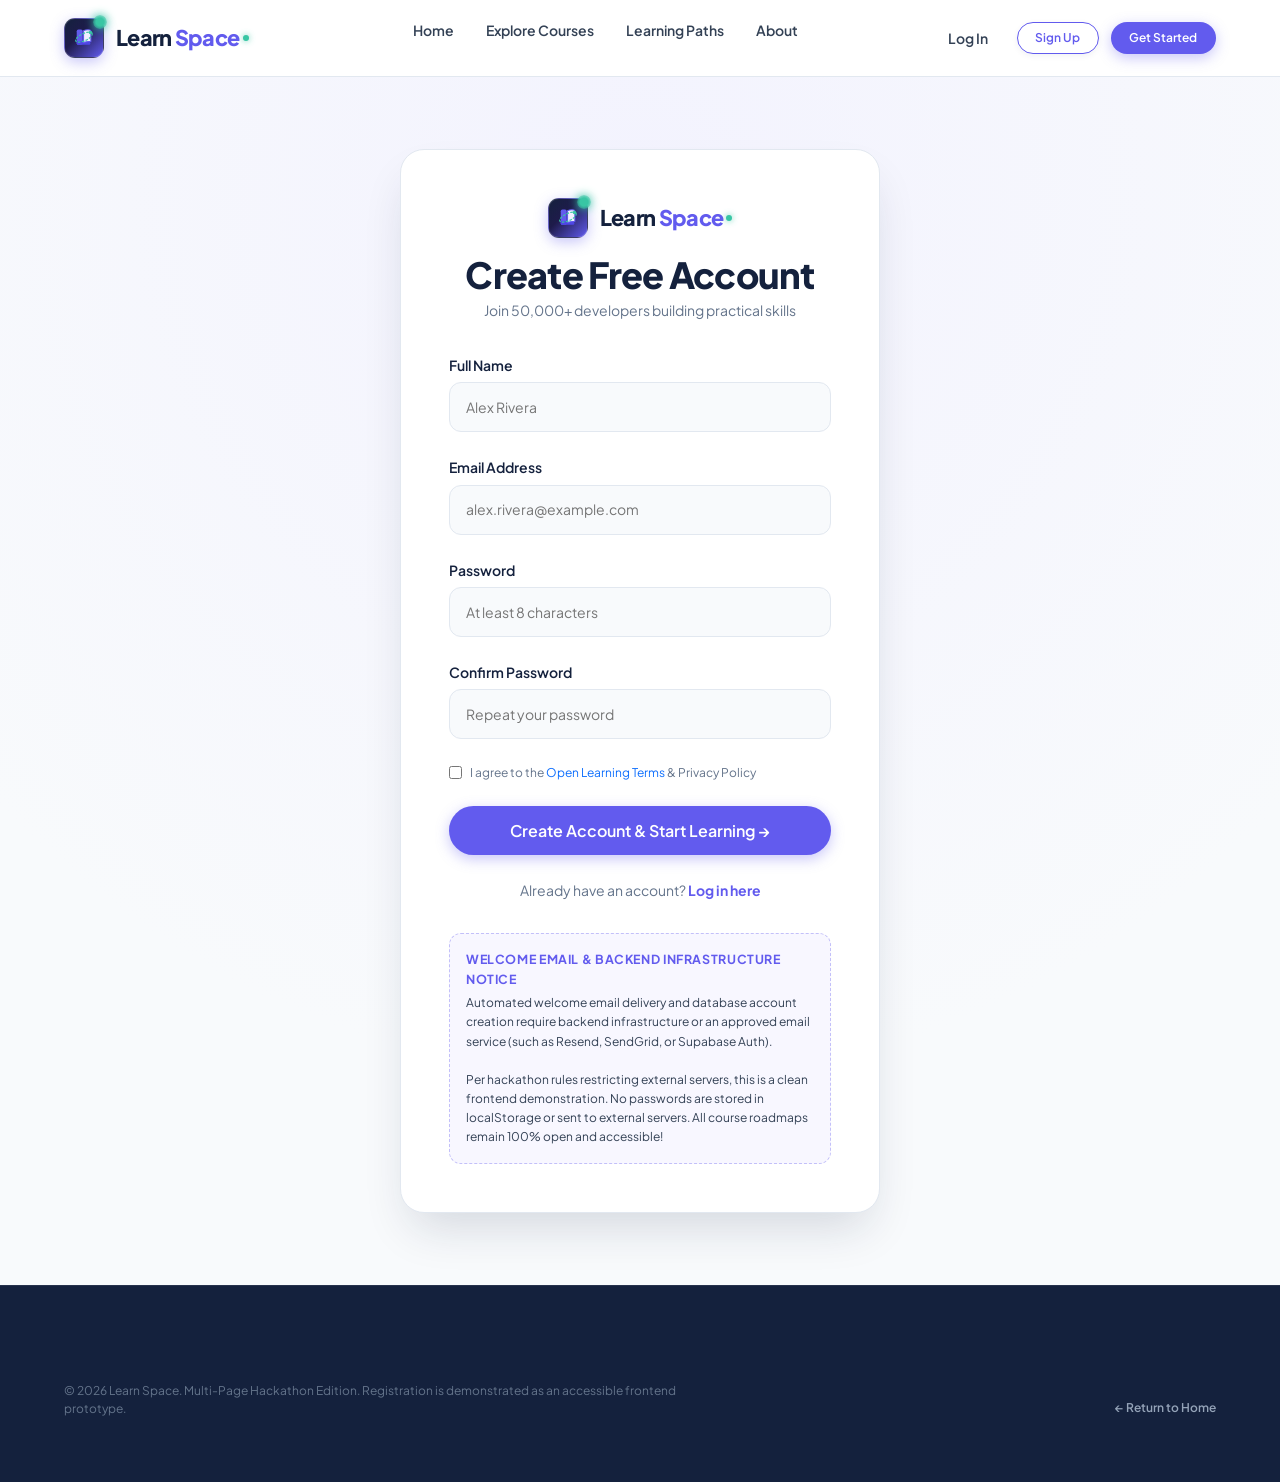
<file: signup.html>
<!DOCTYPE html>
<html lang="en">
<head>
  <meta charset="UTF-8">
  <meta name="viewport" content="width=device-width, initial-scale=1.0">
  <title>Create Free Account — Learn Space</title>
  <meta name="description" content="Sign up for Learn Space to personalize your technical roadmap and track your project progress.">
  
  <!-- Favicon -->
  <link rel="icon" type="image/svg+xml" href="data:image/svg+xml,%3Csvg xmlns='http://www.w3.org/2000/svg' viewBox='0 0 32 32'%3E%3Crect width='32' height='32' rx='8' fill='%2314213D'/%3E%3Cpath d='M7 6h6v18H7zM7 19h13a3 3 0 0 1 3 3v2H7z' fill='%23625BEE'/%3E%3Cellipse cx='16' cy='14' rx='10' ry='4' transform='rotate(-25 16 14)' stroke='%2338C6A4' stroke-width='2' fill='none'/%3E%3Ccircle cx='23' cy='8' r='3' fill='%2338C6A4'/%3E%3C/svg%3E">

  <!-- Google Fonts: Plus Jakarta Sans -->
  <link rel="preconnect" href="https://fonts.googleapis.com">
  <link rel="preconnect" href="https://fonts.gstatic.com" crossorigin>
  <link href="https://fonts.googleapis.com/css2?family=Plus+Jakarta+Sans:wght@400;500;600;700;800&display=swap" rel="stylesheet">

  <!-- Bootstrap 5 CSS CDN -->
  <link rel="stylesheet" href="https://cdn.jsdelivr.net/npm/bootstrap@5.3.3/dist/css/bootstrap.min.css" integrity="sha384-QWTKZyjpPEjISv5WaRU9OFeRpok6YctnYmDr5pNlyT2bRjXh0JMhjY6hW+ALEwIH" crossorigin="anonymous">

  <!-- Custom Stylesheet -->
  <link rel="stylesheet" href="styles.css">
</head>
<body>

  <!-- =========================================================================
       1. NAVIGATION BAR
       ========================================================================= -->
  <header class="site-header">
    <div class="site-container">
      <input type="checkbox" id="nav-toggle" class="mobile-nav-toggle" aria-label="Toggle navigation menu">

      <nav class="navbar-container" aria-label="Main Navigation">
        <!-- Brand Logo & Wordmark -->
        <a href="index.html" class="brand-logo" aria-label="Learn Space Homepage">
          <div class="logo-symbol">
            <svg class="logo-svg" viewBox="0 0 28 28" fill="none" xmlns="http://www.w3.org/2000/svg" aria-hidden="true">
              <rect x="5.5" y="4" width="7" height="18" rx="2" fill="#625BEE"/>
              <path d="M5.5 17.5H19C20.38 17.5 21.5 18.62 21.5 20C21.5 21.1 20.6 22 19.5 22H7.5C6.4 22 5.5 21.1 5.5 20V17.5Z" fill="#4F46E5"/>
              <path d="M13.5 5.5C15.2 4.6 17.8 4.2 20.8 4.6C21.5 4.7 22 5.2 22 5.9V18.2C19.2 17.8 16.5 18.2 13.5 19.2V5.5Z" fill="#F1F0FF" stroke="#625BEE" stroke-width="1.2"/>
              <ellipse cx="14" cy="13" rx="10.5" ry="4.2" transform="rotate(-25 14 13)" stroke="#38C6A4" stroke-width="1.4" stroke-dasharray="3 1.5"/>
              <circle cx="21.5" cy="7.5" r="2" fill="#38C6A4"/>
            </svg>
          </div>
          <span class="brand-text">Learn<span class="space-accent">Space</span><span class="spark-dot"></span></span>
        </a>

        <!-- Center Navigation Links -->
        <ul class="nav-links-desktop">
          <li><a href="index.html" class="nav-item-link">Home</a></li>
          <li><a href="courses.html" class="nav-item-link">Explore Courses</a></li>
          <li><a href="learning-paths.html" class="nav-item-link">Learning Paths</a></li>
          <li><a href="about.html" class="nav-item-link">About</a></li>
        </ul>

        <!-- Right Action Buttons -->
        <div class="nav-actions">
          <a href="login.html" class="btn btn-ghost">Log In</a>
          <a href="signup.html" class="btn btn-secondary btn-sm" style="color: var(--color-primary); border-color: var(--color-primary);">Sign Up</a>
          <a href="courses.html" class="btn btn-primary btn-sm">Get Started</a>
        </div>

        <label for="nav-toggle" class="mobile-nav-label" aria-label="Toggle Navigation">
          <span class="hamburger-line"></span>
        </label>
      </nav>
    </div>
  </header>

  <main id="main-content">
    <!-- =======================================================================
         2. AUTH SIGNUP CARD SECTION
         ======================================================================= -->
    <section class="auth-page-section">
      <div class="auth-card-container">
        <div class="auth-card">
          <!-- Header -->
          <div class="auth-header">
            <a href="index.html" class="brand-logo justify-content-center" aria-label="Learn Space Homepage">
              <div class="logo-symbol">
                <svg class="logo-svg" viewBox="0 0 28 28" fill="none" xmlns="http://www.w3.org/2000/svg" aria-hidden="true">
                  <rect x="5.5" y="4" width="7" height="18" rx="2" fill="#625BEE"/>
                  <path d="M5.5 17.5H19C20.38 17.5 21.5 18.62 21.5 20C21.5 21.1 20.6 22 19.5 22H7.5C6.4 22 5.5 21.1 5.5 20V17.5Z" fill="#4F46E5"/>
                  <path d="M13.5 5.5C15.2 4.6 17.8 4.2 20.8 4.6C21.5 4.7 22 5.2 22 5.9V18.2C19.2 17.8 16.5 18.2 13.5 19.2V5.5Z" fill="#F1F0FF" stroke="#625BEE" stroke-width="1.2"/>
                  <ellipse cx="14" cy="13" rx="10.5" ry="4.2" transform="rotate(-25 14 13)" stroke="#38C6A4" stroke-width="1.4" stroke-dasharray="3 1.5"/>
                  <circle cx="21.5" cy="7.5" r="2" fill="#38C6A4"/>
                </svg>
              </div>
              <span class="brand-text">Learn<span class="space-accent">Space</span><span class="spark-dot"></span></span>
            </a>
            <h1 class="auth-title">Create Free Account</h1>
            <p class="auth-subtitle">Join 50,000+ developers building practical skills</p>
          </div>

          <!-- Signup Form (Frontend HTML5 Validation) -->
          <form class="auth-form" action="courses.html" method="GET">
            <!-- Full Name -->
            <div class="auth-form-group">
              <label for="signup-name" class="auth-label">Full Name</label>
              <div class="auth-input-wrapper">
                <input 
                  type="text" 
                  id="signup-name" 
                  name="fullname" 
                  class="auth-input" 
                  placeholder="Alex Rivera" 
                  required 
                  autocomplete="name"
                >
              </div>
            </div>

            <!-- Email -->
            <div class="auth-form-group">
              <label for="signup-email" class="auth-label">Email Address</label>
              <div class="auth-input-wrapper">
                <input 
                  type="email" 
                  id="signup-email" 
                  name="email" 
                  class="auth-input" 
                  placeholder="alex.rivera@example.com" 
                  required 
                  autocomplete="email"
                >
              </div>
            </div>

            <!-- Password -->
            <div class="auth-form-group">
              <label for="signup-password" class="auth-label">Password</label>
              <div class="auth-input-wrapper">
                <input 
                  type="password" 
                  id="signup-password" 
                  name="password" 
                  class="auth-input" 
                  placeholder="At least 8 characters" 
                  required 
                  autocomplete="new-password"
                  minlength="8"
                >
              </div>
            </div>

            <!-- Confirm Password -->
            <div class="auth-form-group">
              <label for="signup-confirm-password" class="auth-label">Confirm Password</label>
              <div class="auth-input-wrapper">
                <input 
                  type="password" 
                  id="signup-confirm-password" 
                  name="confirm_password" 
                  class="auth-input" 
                  placeholder="Repeat your password" 
                  required 
                  autocomplete="new-password"
                  minlength="8"
                >
              </div>
            </div>

            <!-- Terms Checkbox -->
            <div class="auth-checkbox-row">
              <label class="auth-checkbox-label">
                <input type="checkbox" name="terms" required>
                <span>I agree to the <a href="about.html" class="text-primary">Open Learning Terms</a> &amp; Privacy Policy</span>
              </label>
            </div>

            <!-- Submit Button -->
            <button type="submit" class="btn btn-primary auth-btn-submit">
              Create Account &amp; Start Learning →
            </button>

            <!-- Link to Login -->
            <div class="auth-footer-text">
              Already have an account? <a href="login.html">Log in here</a>
            </div>
          </form>

          <!-- Transparent Notice on Welcome Emails & Backend Integration -->
          <div class="auth-disclaimer-card">
            <strong>Welcome Email &amp; Backend Infrastructure Notice</strong>
            Automated welcome email delivery and database account creation require backend infrastructure or an approved email service (such as Resend, SendGrid, or Supabase Auth).
            <br><br>
            Per hackathon rules restricting external servers, this is a clean frontend demonstration. No passwords are stored in localStorage or sent to external servers. All course roadmaps remain 100% open and accessible!
          </div>
        </div>
      </div>
    </section>
  </main>

  <!-- =========================================================================
       3. FOOTER
       ========================================================================= -->
  <footer class="site-footer">
    <div class="site-container">
      <div class="footer-bottom-bar" style="border-top: none; padding-top: 0;">
        <p class="footer-disclaimer-note">
          © 2026 Learn Space. Multi-Page Hackathon Edition. Registration is demonstrated as an accessible frontend prototype.
        </p>
        <a href="index.html" class="back-to-top-btn" aria-label="Return to home">← Return to Home</a>
      </div>
    </div>
  </footer>

</body>
</html>
</file>
<file: styles.css>
/* ==========================================================================
   LEARN SPACE — STYLES.CSS
   A Hackathon-Winning Educational Platform Design System
   Color Palette:
     - Midnight Navy:       #14213D
     - Electric Indigo:     #625BEE
     - Soft Lavender:       #F1F0FF
     - Clean White:         #FFFFFF
     - Pale Neutral Bg:     #F8FAFC
     - Dark Body Text:      #334155
     - Accent Mint:         #38C6A4
     - Accent Amber/Coral:  #F59E0B / #FF6B4A
   ========================================================================== */

/* --------------------------------------------------------------------------
   1. CSS CUSTOM PROPERTIES (DESIGN TOKENS)
   -------------------------------------------------------------------------- */
:root {
  /* Brand Colors */
  --color-primary: #625BEE;
  --color-primary-hover: #4F46E5;
  --color-primary-light: #ECEBFF;
  --color-primary-glow: rgba(98, 91, 238, 0.25);
  
  --color-navy: #14213D;
  --color-navy-dark: #0A1120;
  --color-navy-surface: #1E2D4A;
  
  --color-lavender: #F1F0FF;
  --color-lavender-subtle: #F8F7FF;
  
  --color-mint: #38C6A4;
  --color-mint-light: #E6F9F4;
  --color-mint-dark: #269C80;
  
  --color-amber: #F59E0B;
  --color-amber-light: #FEF3C7;
  
  --color-coral: #FF6B4A;
  --color-coral-light: #FFEAE4;

  /* Neutrals */
  --color-white: #FFFFFF;
  --color-bg-page: #F8FAFC;
  --color-bg-alt: #F1F5F9;
  --color-text-main: #334155;
  --color-text-heading: #14213D;
  --color-text-muted: #64748B;
  --color-text-light: #94A3B8;
  --color-border: #E2E8F0;
  --color-border-subtle: #EDF2F7;
  --color-border-focus: #A5B4FC;

  /* Typography */
  --font-family-base: 'Plus Jakarta Sans', -apple-system, BlinkMacSystemFont, 'Segoe UI', Roboto, Helvetica, Arial, sans-serif;
  --font-family-mono: 'JetBrains Mono', 'Fira Code', Menlo, Monaco, Consolas, monospace;
  
  /* Font Sizes using clamp() for fluid responsiveness */
  --font-size-xs: 0.75rem;     /* 12px */
  --font-size-sm: 0.875rem;    /* 14px */
  --font-size-base: 1rem;      /* 16px */
  --font-size-md: 1.125rem;    /* 18px */
  --font-size-lg: 1.25rem;     /* 20px */
  --font-size-xl: clamp(1.35rem, 2vw, 1.625rem);    /* 22-26px */
  --font-size-2xl: clamp(1.75rem, 3vw, 2.25rem);    /* 28-36px */
  --font-size-3xl: clamp(2.25rem, 4.5vw, 3.25rem);  /* 36-52px */
  --font-size-hero: clamp(2.5rem, 5.5vw, 3.85rem);  /* 40-62px */

  /* Line Heights */
  --line-height-tight: 1.15;
  --line-height-snug: 1.3;
  --line-height-normal: 1.6;
  --line-height-relaxed: 1.75;

  /* Spacing */
  --space-2xs: 0.25rem;
  --space-xs: 0.5rem;
  --space-sm: 0.75rem;
  --space-md: 1rem;
  --space-lg: 1.5rem;
  --space-xl: 2rem;
  --space-2xl: 3rem;
  --space-3xl: 4.5rem;
  --space-4xl: 6rem;

  /* Border Radii */
  --radius-sm: 8px;
  --radius-md: 12px;
  --radius-lg: 16px;
  --radius-xl: 24px;
  --radius-full: 9999px;

  /* Elevation Shadows */
  --shadow-xs: 0 1px 2px 0 rgba(15, 23, 42, 0.05);
  --shadow-sm: 0 2px 6px 0 rgba(20, 33, 61, 0.06);
  --shadow-md: 0 6px 18px -3px rgba(20, 33, 61, 0.08), 0 3px 6px -2px rgba(20, 33, 61, 0.04);
  --shadow-lg: 0 14px 30px -4px rgba(20, 33, 61, 0.1), 0 6px 12px -3px rgba(20, 33, 61, 0.05);
  --shadow-xl: 0 24px 48px -12px rgba(20, 33, 61, 0.16);
  --shadow-glow: 0 8px 24px -4px rgba(98, 91, 238, 0.35);
  --shadow-card-hover: 0 18px 36px -6px rgba(98, 91, 238, 0.12), 0 8px 16px -4px rgba(20, 33, 61, 0.06);

  /* Transitions */
  --transition-fast: 150ms cubic-bezier(0.4, 0, 0.2, 1);
  --transition-normal: 250ms cubic-bezier(0.4, 0, 0.2, 1);
  --transition-bounce: 350ms cubic-bezier(0.34, 1.56, 0.64, 1);

  /* Layout Container */
  --container-max-width: 1200px;
}

/* --------------------------------------------------------------------------
   2. GLOBAL RESET & BASE STYLES
   -------------------------------------------------------------------------- */
*, *::before, *::after {
  box-sizing: border-box;
  margin: 0;
  padding: 0;
}

html {
  scroll-behavior: smooth;
  font-size: 16px;
  text-size-adjust: 100%;
}

body {
  font-family: var(--font-family-base);
  font-size: var(--font-size-base);
  line-height: var(--line-height-normal);
  color: var(--color-text-main);
  background-color: var(--color-bg-page);
  -webkit-font-smoothing: antialiased;
  -moz-osx-font-smoothing: grayscale;
  overflow-x: hidden;
  position: relative;
}

/* Headings */
h1, h2, h3, h4, h5, h6 {
  color: var(--color-text-heading);
  font-weight: 700;
  line-height: var(--line-height-tight);
  letter-spacing: -0.02em;
}

h1 { font-size: var(--font-size-hero); }
h2 { font-size: var(--font-size-3xl); }
h3 { font-size: var(--font-size-2xl); }
h4 { font-size: var(--font-size-xl); }
h5 { font-size: var(--font-size-lg); }

p {
  margin-bottom: var(--space-md);
  color: var(--color-text-main);
}

p:last-child {
  margin-bottom: 0;
}

a {
  color: var(--color-primary);
  text-decoration: none;
  transition: color var(--transition-fast);
}

a:hover {
  color: var(--color-primary-hover);
}

img, svg {
  display: block;
  max-width: 100%;
  height: auto;
}

ul, ol {
  list-style: none;
}

/* Focus styles for keyboard accessibility */
:focus-visible {
  outline: 2px solid var(--color-primary);
  outline-offset: 3px;
  border-radius: 4px;
}

/* --------------------------------------------------------------------------
   3. REUSABLE UTILITIES & LAYOUT
   -------------------------------------------------------------------------- */
.site-container {
  width: 100%;
  max-width: var(--container-max-width);
  margin-left: auto;
  margin-right: auto;
  padding-left: var(--space-lg);
  padding-right: var(--space-lg);
}

.section-spacing {
  padding-top: var(--space-4xl);
  padding-bottom: var(--space-4xl);
}

.section-spacing-sm {
  padding-top: var(--space-2xl);
  padding-bottom: var(--space-2xl);
}

.section-header {
  text-align: center;
  max-width: 680px;
  margin-left: auto;
  margin-right: auto;
  margin-bottom: var(--space-3xl);
}

.section-header-left {
  text-align: left;
  margin-left: 0;
  margin-right: 0;
}

.section-eyebrow {
  display: inline-flex;
  align-items: center;
  gap: var(--space-xs);
  padding: 6px 14px;
  background-color: var(--color-lavender);
  color: var(--color-primary);
  font-size: var(--font-size-xs);
  font-weight: 700;
  letter-spacing: 0.08em;
  text-transform: uppercase;
  border-radius: var(--radius-full);
  margin-bottom: var(--space-md);
  border: 1px solid rgba(98, 91, 238, 0.15);
}

.section-title {
  margin-bottom: var(--space-md);
  font-weight: 800;
}

.section-desc {
  font-size: var(--font-size-md);
  color: var(--color-text-muted);
  line-height: var(--line-height-relaxed);
}

/* Prototype Tag Notice */
.prototype-tag {
  display: inline-flex;
  align-items: center;
  gap: 6px;
  padding: 3px 8px;
  background: rgba(100, 116, 139, 0.1);
  color: var(--color-text-muted);
  font-size: 0.7rem;
  font-weight: 600;
  text-transform: uppercase;
  letter-spacing: 0.05em;
  border-radius: var(--radius-sm);
  margin-top: var(--space-xs);
}

/* Buttons */
.btn {
  display: inline-flex;
  align-items: center;
  justify-content: center;
  gap: 8px;
  padding: 0.75rem 1.6rem;
  font-family: var(--font-family-base);
  font-size: var(--font-size-sm);
  font-weight: 600;
  line-height: 1.2;
  border-radius: var(--radius-full);
  border: 1px solid transparent;
  cursor: pointer;
  transition: all var(--transition-normal);
  text-align: center;
  white-space: nowrap;
}

.btn-primary {
  background-color: var(--color-primary);
  color: var(--color-white);
  box-shadow: 0 4px 14px rgba(98, 91, 238, 0.35);
}

.btn-primary:hover {
  background-color: var(--color-primary-hover);
  color: var(--color-white);
  transform: translateY(-2px);
  box-shadow: 0 6px 20px rgba(98, 91, 238, 0.45);
}

.btn-primary:active {
  transform: translateY(0);
}

.btn-secondary {
  background-color: var(--color-white);
  color: var(--color-navy);
  border: 1px solid var(--color-border);
  box-shadow: var(--shadow-sm);
}

.btn-secondary:hover {
  background-color: var(--color-lavender);
  border-color: rgba(98, 91, 238, 0.3);
  color: var(--color-primary);
  transform: translateY(-2px);
  box-shadow: var(--shadow-md);
}

.btn-ghost {
  background: transparent;
  color: var(--color-text-main);
  padding: 0.5rem 1rem;
}

.btn-ghost:hover {
  color: var(--color-primary);
  background-color: var(--color-lavender);
}

.btn-white {
  background-color: var(--color-white);
  color: var(--color-primary);
  font-weight: 700;
  box-shadow: 0 4px 16px rgba(0, 0, 0, 0.12);
}

.btn-white:hover {
  background-color: var(--color-lavender);
  color: var(--color-primary-hover);
  transform: translateY(-2px);
  box-shadow: 0 8px 24px rgba(0, 0, 0, 0.18);
}

.btn-sm {
  padding: 0.5rem 1.1rem;
  font-size: var(--font-size-xs);
}

.btn-lg {
  padding: 0.95rem 2rem;
  font-size: var(--font-size-base);
}

/* --------------------------------------------------------------------------
   4. BRAND LOGO (ORIGINAL REDESIGNED HTML / CSS + SVG)
   -------------------------------------------------------------------------- */
.brand-logo {
  display: inline-flex;
  align-items: center;
  gap: 12px;
  font-weight: 800;
  font-size: 1.35rem;
  color: var(--color-navy);
  letter-spacing: -0.03em;
  user-select: none;
  transition: transform var(--transition-fast);
}

.brand-logo:hover {
  color: var(--color-navy);
  transform: translateY(-1px);
}

.logo-symbol {
  width: 40px;
  height: 40px;
  border-radius: 11px;
  background: linear-gradient(135deg, #14213D 0%, #1E1B4B 40%, var(--color-primary) 100%);
  display: flex;
  align-items: center;
  justify-content: center;
  color: var(--color-white);
  box-shadow: 0 4px 14px rgba(98, 91, 238, 0.35);
  position: relative;
  overflow: visible;
  flex-shrink: 0;
  border: 1px solid rgba(255, 255, 255, 0.15);
}

.logo-symbol::before {
  content: "";
  position: absolute;
  top: -4px;
  right: -4px;
  width: 14px;
  height: 14px;
  background: radial-gradient(circle, var(--color-mint) 40%, rgba(56, 198, 164, 0.3) 100%);
  border-radius: 50%;
  box-shadow: 0 0 10px var(--color-mint);
  animation: pulse-ring 3s infinite;
}

.logo-svg {
  width: 24px;
  height: 24px;
  position: relative;
  z-index: 1;
}

.brand-text {
  display: inline-flex;
  align-items: center;
  font-size: 1.35rem;
  font-weight: 800;
  letter-spacing: -0.03em;
  color: var(--color-navy);
}

.brand-text .space-accent {
  color: var(--color-primary);
  margin-left: 3px;
}

.brand-text .spark-dot {
  display: inline-block;
  width: 6px;
  height: 6px;
  background-color: var(--color-mint);
  border-radius: 50%;
  margin-left: 3px;
  vertical-align: super;
  box-shadow: 0 0 6px rgba(56, 198, 164, 0.8);
}

/* --------------------------------------------------------------------------
   5. NAVIGATION BAR
   -------------------------------------------------------------------------- */
.site-header {
  position: sticky;
  top: 0;
  left: 0;
  width: 100%;
  background-color: rgba(255, 255, 255, 0.94);
  backdrop-filter: blur(14px);
  -webkit-backdrop-filter: blur(14px);
  border-bottom: 1px solid var(--color-border);
  z-index: 1000;
  transition: all var(--transition-normal);
}

.navbar-container {
  display: flex;
  align-items: center;
  justify-content: space-between;
  height: 76px;
}

/* Nav Links Desktop */
.nav-links-desktop {
  display: flex;
  align-items: center;
  gap: var(--space-xl);
}

.nav-item-link {
  font-size: var(--font-size-sm);
  font-weight: 600;
  color: var(--color-text-main);
  position: relative;
  padding: 6px 0;
  transition: color var(--transition-fast);
}

.nav-item-link::after {
  content: "";
  position: absolute;
  bottom: 0;
  left: 0;
  width: 0;
  height: 2px;
  background-color: var(--color-primary);
  border-radius: 2px;
  transition: width var(--transition-normal);
}

.nav-item-link:hover,
.nav-item-link.active {
  color: var(--color-primary);
}

.nav-item-link:hover::after,
.nav-item-link.active::after {
  width: 100%;
}

/* Nav Actions Right */
.nav-actions {
  display: flex;
  align-items: center;
  gap: var(--space-sm);
}

/* Checkbox-based Mobile Toggle (CSS-only) */
.mobile-nav-toggle {
  display: none;
}

.mobile-nav-label {
  display: none;
  cursor: pointer;
  width: 40px;
  height: 40px;
  align-items: center;
  justify-content: center;
  border-radius: var(--radius-sm);
  background-color: var(--color-bg-alt);
  color: var(--color-navy);
  border: 1px solid var(--color-border);
  user-select: none;
  z-index: 1001;
}

.hamburger-line {
  display: block;
  width: 20px;
  height: 2px;
  background-color: var(--color-navy);
  border-radius: 2px;
  position: relative;
  transition: all var(--transition-fast);
}

.hamburger-line::before,
.hamburger-line::after {
  content: "";
  position: absolute;
  width: 20px;
  height: 2px;
  background-color: var(--color-navy);
  border-radius: 2px;
  left: 0;
  transition: all var(--transition-fast);
}

.hamburger-line::before {
  top: -6px;
}

.hamburger-line::after {
  top: 6px;
}

/* --------------------------------------------------------------------------
   6. HERO SECTION
   -------------------------------------------------------------------------- */
.hero-section {
  position: relative;
  padding-top: calc(var(--space-3xl) + 10px);
  padding-bottom: var(--space-4xl);
  background: radial-gradient(circle at 10% 20%, rgba(241, 240, 255, 0.6) 0%, rgba(248, 250, 252, 1) 60%),
              radial-gradient(circle at 90% 70%, rgba(56, 198, 164, 0.08) 0%, transparent 50%);
  overflow: hidden;
}

/* Decorative background orbits */
.hero-backdrop-orbit {
  position: absolute;
  top: -100px;
  right: -80px;
  width: 500px;
  height: 500px;
  border: 1px dashed rgba(98, 91, 238, 0.2);
  border-radius: 50%;
  pointer-events: none;
  z-index: 0;
}

.hero-backdrop-orbit-inner {
  position: absolute;
  top: 40px;
  right: 60px;
  width: 320px;
  height: 320px;
  border: 1px solid rgba(56, 198, 164, 0.2);
  border-radius: 50%;
  pointer-events: none;
}

.hero-grid {
  display: grid;
  grid-template-columns: 1.05fr 0.95fr;
  gap: var(--space-3xl);
  align-items: center;
  position: relative;
  z-index: 1;
}

.hero-content {
  max-width: 580px;
}

.hero-title {
  margin-bottom: var(--space-lg);
  line-height: var(--line-height-tight);
}

.hero-title .highlight-text {
  color: var(--color-primary);
  position: relative;
  display: inline-block;
}

.hero-title .highlight-text::after {
  content: "";
  position: absolute;
  left: 0;
  bottom: 6px;
  width: 100%;
  height: 8px;
  background-color: rgba(98, 91, 238, 0.18);
  border-radius: 4px;
  z-index: -1;
}

.hero-desc {
  font-size: var(--font-size-md);
  color: var(--color-text-main);
  margin-bottom: var(--space-xl);
  line-height: var(--line-height-relaxed);
}

.hero-cta-group {
  display: flex;
  align-items: center;
  gap: var(--space-md);
  margin-bottom: var(--space-xl);
  flex-wrap: wrap;
}

/* Trust Statement & Social Proof */
.hero-trust-bar {
  display: flex;
  align-items: center;
  gap: var(--space-md);
  padding-top: var(--space-md);
  border-top: 1px solid var(--color-border);
}

.trust-avatar-group {
  display: flex;
  align-items: center;
}

.trust-avatar {
  width: 34px;
  height: 34px;
  border-radius: 50%;
  border: 2px solid var(--color-white);
  margin-left: -8px;
  display: flex;
  align-items: center;
  justify-content: center;
  font-size: 0.75rem;
  font-weight: 700;
  color: var(--color-white);
  box-shadow: var(--shadow-xs);
}

.trust-avatar:first-child {
  margin-left: 0;
}

.trust-avatar-1 { background-color: #6366F1; }
.trust-avatar-2 { background-color: #06B6D4; }
.trust-avatar-3 { background-color: #10B981; }
.trust-avatar-4 { background-color: #F59E0B; }

.trust-text {
  font-size: var(--font-size-sm);
  color: var(--color-text-muted);
}

.trust-text strong {
  color: var(--color-navy);
}

.stars-rating {
  color: #F59E0B;
  font-size: 0.9rem;
  margin-right: 4px;
}

/* --------------------------------------------------------------------------
   7. HERO ILLUSTRATIVE LEARNING DASHBOARD (HTML & CSS)
   -------------------------------------------------------------------------- */
.hero-visual-wrapper {
  position: relative;
  display: flex;
  justify-content: center;
}

.dashboard-card {
  width: 100%;
  max-width: 510px;
  background-color: var(--color-white);
  border-radius: var(--radius-xl);
  padding: var(--space-xl);
  box-shadow: var(--shadow-xl);
  border: 1px solid var(--color-border);
  position: relative;
}

/* Top bar of mock dashboard */
.dash-header {
  display: flex;
  align-items: center;
  justify-content: space-between;
  margin-bottom: var(--space-lg);
  padding-bottom: var(--space-sm);
  border-bottom: 1px solid var(--color-border-subtle);
}

.dash-user-info {
  display: flex;
  align-items: center;
  gap: var(--space-sm);
}

.dash-user-badge {
  width: 38px;
  height: 38px;
  border-radius: var(--radius-md);
  background: linear-gradient(135deg, var(--color-primary) 0%, var(--color-mint) 100%);
  display: flex;
  align-items: center;
  justify-content: center;
  color: var(--color-white);
  font-weight: 700;
  font-size: 0.95rem;
}

.dash-user-name {
  font-size: var(--font-size-sm);
  font-weight: 700;
  color: var(--color-navy);
}

.dash-user-subtitle {
  font-size: var(--font-size-xs);
  color: var(--color-text-muted);
}

.dash-status-pill {
  display: inline-flex;
  align-items: center;
  gap: 6px;
  padding: 4px 10px;
  background-color: var(--color-mint-light);
  color: var(--color-mint-dark);
  font-size: var(--font-size-xs);
  font-weight: 700;
  border-radius: var(--radius-full);
}

.pulse-dot {
  width: 8px;
  height: 8px;
  border-radius: 50%;
  background-color: var(--color-mint);
  animation: pulse-ring 2s infinite;
}

@keyframes pulse-ring {
  0% { transform: scale(0.95); box-shadow: 0 0 0 0 rgba(56, 198, 164, 0.7); }
  70% { transform: scale(1); box-shadow: 0 0 0 6px rgba(56, 198, 164, 0); }
  100% { transform: scale(0.95); box-shadow: 0 0 0 0 rgba(56, 198, 164, 0); }
}

/* Featured Course In Progress Card */
.dash-featured-course {
  background-color: var(--color-lavender-subtle);
  border: 1px solid rgba(98, 91, 238, 0.15);
  border-radius: var(--radius-lg);
  padding: var(--space-md);
  margin-bottom: var(--space-lg);
}

.course-preview-header {
  display: flex;
  align-items: flex-start;
  justify-content: space-between;
  gap: var(--space-sm);
  margin-bottom: var(--space-sm);
}

.course-preview-tag {
  font-size: var(--font-size-xs);
  font-weight: 700;
  color: var(--color-primary);
  text-transform: uppercase;
  letter-spacing: 0.05em;
}

.course-preview-title {
  font-size: var(--font-size-base);
  font-weight: 700;
  color: var(--color-navy);
  margin-top: 2px;
}

.play-button-visual {
  width: 36px;
  height: 36px;
  border-radius: 50%;
  background-color: var(--color-primary);
  color: var(--color-white);
  display: flex;
  align-items: center;
  justify-content: center;
  flex-shrink: 0;
  box-shadow: 0 4px 10px rgba(98, 91, 238, 0.3);
}

.play-button-visual svg {
  margin-left: 2px;
}

/* Progress bar inside dashboard */
.dash-progress-wrap {
  margin-top: var(--space-sm);
}

.dash-progress-meta {
  display: flex;
  justify-content: space-between;
  font-size: var(--font-size-xs);
  font-weight: 600;
  color: var(--color-text-muted);
  margin-bottom: 6px;
}

.dash-progress-meta span:last-child {
  color: var(--color-primary);
  font-weight: 700;
}

.dash-progress-track {
  width: 100%;
  height: 8px;
  background-color: #E2E8F0;
  border-radius: var(--radius-full);
  overflow: hidden;
}

.dash-progress-fill {
  height: 100%;
  background: linear-gradient(90deg, var(--color-primary) 0%, var(--color-mint) 100%);
  border-radius: var(--radius-full);
}

/* Circular Progress & Weekly Activity Row */
.dash-metrics-row {
  display: grid;
  grid-template-columns: 1fr 1.3fr;
  gap: var(--space-md);
  margin-bottom: var(--space-md);
}

.dash-metric-card {
  background-color: var(--color-white);
  border: 1px solid var(--color-border);
  border-radius: var(--radius-md);
  padding: var(--space-md);
  display: flex;
  flex-direction: column;
  justify-content: center;
}

/* CSS-Only Circular Progress Ring */
.circle-progress-container {
  display: flex;
  align-items: center;
  gap: var(--space-sm);
}

.css-circle-ring {
  width: 62px;
  height: 62px;
  border-radius: 50%;
  background: conic-gradient(var(--color-primary) 0% 78%, #E2E8F0 78% 100%);
  display: flex;
  align-items: center;
  justify-content: center;
  position: relative;
  flex-shrink: 0;
}

.css-circle-inner {
  width: 48px;
  height: 48px;
  background-color: var(--color-white);
  border-radius: 50%;
  display: flex;
  align-items: center;
  justify-content: center;
  font-size: 0.825rem;
  font-weight: 800;
  color: var(--color-navy);
}

.circle-progress-text h5 {
  font-size: var(--font-size-sm);
  color: var(--color-navy);
  margin-bottom: 2px;
}

.circle-progress-text p {
  font-size: var(--font-size-xs);
  color: var(--color-text-muted);
}

/* Weekly streak visual */
.streak-metric h5 {
  font-size: var(--font-size-sm);
  color: var(--color-navy);
  margin-bottom: 6px;
  display: flex;
  align-items: center;
  gap: 6px;
}

.streak-days-row {
  display: flex;
  gap: 6px;
}

.streak-day {
  flex: 1;
  text-align: center;
  padding: 6px 0;
  border-radius: 6px;
  font-size: 0.7rem;
  font-weight: 700;
}

.streak-day.active {
  background-color: var(--color-lavender);
  color: var(--color-primary);
  border: 1px solid rgba(98, 91, 238, 0.2);
}

.streak-day.completed {
  background-color: var(--color-mint);
  color: var(--color-white);
}

.streak-day.inactive {
  background-color: var(--color-bg-alt);
  color: var(--color-text-light);
}

/* Floating Topic Chips at bottom of dashboard */
.dash-topics-bar {
  display: flex;
  align-items: center;
  gap: 8px;
  flex-wrap: wrap;
  padding-top: var(--space-xs);
}

.dash-topic-pill {
  font-size: 0.72rem;
  font-weight: 600;
  padding: 3px 9px;
  background-color: var(--color-bg-alt);
  color: var(--color-text-main);
  border-radius: var(--radius-full);
  border: 1px solid var(--color-border);
}

.dash-topic-pill.active {
  background-color: var(--color-primary-light);
  color: var(--color-primary);
  border-color: rgba(98, 91, 238, 0.25);
}

/* Floating Cards Anchored to Dashboard */
.floating-milestone-card {
  position: absolute;
  top: -18px;
  right: -24px;
  background-color: var(--color-white);
  padding: 10px 16px;
  border-radius: var(--radius-md);
  box-shadow: var(--shadow-lg);
  border: 1px solid var(--color-border);
  display: flex;
  align-items: center;
  gap: 10px;
  z-index: 2;
  animation: float-subtle 4s ease-in-out infinite alternate;
}

.floating-milestone-icon {
  width: 28px;
  height: 28px;
  background-color: var(--color-mint-light);
  color: var(--color-mint-dark);
  border-radius: 50%;
  display: flex;
  align-items: center;
  justify-content: center;
  font-size: 0.85rem;
}

.floating-milestone-text h6 {
  font-size: var(--font-size-xs);
  font-weight: 700;
  color: var(--color-navy);
  margin-bottom: 1px;
}

.floating-milestone-text span {
  font-size: 0.7rem;
  color: var(--color-mint-dark);
  font-weight: 600;
}

@keyframes float-subtle {
  0% { transform: translateY(0); }
  100% { transform: translateY(-8px); }
}

/* --------------------------------------------------------------------------
   8. SEARCH & COURSE DISCOVERY SECTION
   -------------------------------------------------------------------------- */
.search-section {
  background-color: var(--color-white);
  border-top: 1px solid var(--color-border);
  border-bottom: 1px solid var(--color-border);
  position: relative;
}

.search-box-wrapper {
  max-width: 720px;
  margin: 0 auto var(--space-xl) auto;
}

.search-input-group {
  display: flex;
  align-items: center;
  background-color: var(--color-bg-page);
  border: 2px solid var(--color-border);
  border-radius: var(--radius-full);
  padding: 6px 8px 6px 20px;
  box-shadow: var(--shadow-sm);
  transition: all var(--transition-normal);
}

.search-input-group:focus-within {
  border-color: var(--color-primary);
  background-color: var(--color-white);
  box-shadow: 0 0 0 4px var(--color-primary-glow);
}

.search-icon {
  color: var(--color-text-muted);
  width: 20px;
  height: 20px;
  margin-right: 12px;
  flex-shrink: 0;
}

.search-input-field {
  flex: 1;
  border: none;
  background: transparent;
  font-family: var(--font-family-base);
  font-size: var(--font-size-base);
  color: var(--color-navy);
  outline: none;
  min-width: 0;
}

.search-input-field::placeholder {
  color: var(--color-text-light);
}

.search-submit-btn {
  padding: 0.65rem 1.4rem;
}

.search-disclaimer-text {
  text-align: center;
  font-size: var(--font-size-xs);
  color: var(--color-text-muted);
  margin-top: var(--space-xs);
}

/* Category Filter Chips */
.category-chips-wrapper {
  display: flex;
  align-items: center;
  justify-content: center;
  gap: var(--space-xs);
  flex-wrap: wrap;
  max-width: 900px;
  margin: 0 auto;
}

.category-chip {
  display: inline-flex;
  align-items: center;
  gap: 6px;
  padding: 8px 18px;
  font-size: var(--font-size-sm);
  font-weight: 600;
  color: var(--color-text-main);
  background-color: var(--color-bg-page);
  border: 1px solid var(--color-border);
  border-radius: var(--radius-full);
  cursor: pointer;
  transition: all var(--transition-fast);
  text-decoration: none;
}

.category-chip:hover {
  background-color: var(--color-lavender);
  color: var(--color-primary);
  border-color: rgba(98, 91, 238, 0.3);
  transform: translateY(-1px);
}

.category-chip.active {
  background-color: var(--color-navy);
  color: var(--color-white);
  border-color: var(--color-navy);
  box-shadow: var(--shadow-sm);
}

.category-chip.active:hover {
  background-color: var(--color-primary);
  border-color: var(--color-primary);
  color: var(--color-white);
}

/* --------------------------------------------------------------------------
   9. POPULAR COURSES SECTION (EXACTLY 3 CARDS WITH EXTERNAL LINKS)
   -------------------------------------------------------------------------- */
.courses-section {
  background-color: var(--color-bg-page);
}

.course-grid-3 {
  display: grid;
  grid-template-columns: repeat(3, 1fr);
  gap: var(--space-xl);
  align-items: stretch;
}

.course-card {
  background-color: var(--color-white);
  border-radius: var(--radius-lg);
  border: 1px solid var(--color-border);
  box-shadow: var(--shadow-md);
  overflow: hidden;
  display: flex;
  flex-direction: column;
  transition: all var(--transition-normal);
  position: relative;
}

.course-card:hover {
  transform: translateY(-6px);
  box-shadow: var(--shadow-card-hover);
  border-color: rgba(98, 91, 238, 0.35);
}

/* Course Visual / Thumbnail Area */
.course-card-visual {
  height: 190px;
  width: 100%;
  position: relative;
  overflow: hidden;
  display: flex;
  align-items: center;
  justify-content: center;
}

/* Custom CSS/SVG Art Backgrounds for Thumbnails */
.visual-webdev {
  background: linear-gradient(135deg, #1E1B4B 0%, #312E81 100%);
}

.visual-datasci {
  background: linear-gradient(135deg, #064E3B 0%, #065F46 100%);
}

.visual-ml {
  background: linear-gradient(135deg, #311042 0%, #4C1D95 100%);
}

.course-thumbnail-art {
  width: 100%;
  height: 100%;
  display: flex;
  align-items: center;
  justify-content: center;
  position: relative;
}

.course-badge {
  position: absolute;
  top: 14px;
  right: 14px;
  padding: 4px 10px;
  font-size: var(--font-size-xs);
  font-weight: 700;
  border-radius: var(--radius-full);
  text-transform: uppercase;
  letter-spacing: 0.05em;
  z-index: 2;
  box-shadow: var(--shadow-sm);
}

.badge-popular {
  background-color: var(--color-primary);
  color: var(--color-white);
}

.badge-new {
  background-color: var(--color-mint);
  color: var(--color-navy-dark);
}

.badge-trending {
  background-color: var(--color-amber);
  color: var(--color-navy-dark);
}

.course-category-pill {
  position: absolute;
  bottom: 14px;
  left: 14px;
  padding: 4px 12px;
  background: rgba(20, 33, 61, 0.75);
  backdrop-filter: blur(8px);
  color: var(--color-white);
  font-size: 0.75rem;
  font-weight: 600;
  border-radius: var(--radius-full);
  z-index: 2;
  border: 1px solid rgba(255, 255, 255, 0.2);
}

/* Course Card Body */
.course-card-body {
  padding: var(--space-lg);
  display: flex;
  flex-direction: column;
  flex-grow: 1;
}

.course-card-title {
  font-size: 1.25rem;
  margin-bottom: var(--space-xs);
  color: var(--color-navy);
  line-height: var(--line-height-snug);
}

.course-card-desc {
  font-size: var(--font-size-sm);
  color: var(--color-text-main);
  line-height: var(--line-height-normal);
  margin-bottom: var(--space-lg);
  flex-grow: 1;
}

/* Course Metadata */
.course-meta-row {
  display: flex;
  align-items: center;
  justify-content: space-between;
  padding-top: var(--space-md);
  padding-bottom: var(--space-md);
  border-top: 1px solid var(--color-border-subtle);
  font-size: var(--font-size-xs);
  color: var(--color-text-muted);
}

.course-meta-item {
  display: flex;
  align-items: center;
  gap: 5px;
}

.course-meta-item svg {
  color: var(--color-primary);
}

/* Course Card Footer Link */
.course-card-footer {
  padding-top: var(--space-sm);
}

.btn-view-course {
  width: 100%;
  display: inline-flex;
  align-items: center;
  justify-content: center;
  gap: 8px;
  padding: 0.75rem 1rem;
  font-size: var(--font-size-sm);
  font-weight: 700;
  background-color: var(--color-lavender);
  color: var(--color-primary);
  border: 1px solid rgba(98, 91, 238, 0.2);
  border-radius: var(--radius-md);
  transition: all var(--transition-fast);
}

.btn-view-course:hover {
  background-color: var(--color-primary);
  color: var(--color-white);
  border-color: var(--color-primary);
  box-shadow: 0 4px 12px rgba(98, 91, 238, 0.3);
}

.resource-notice {
  text-align: center;
  font-size: 0.7rem;
  color: var(--color-text-light);
  margin-top: 6px;
}

/* --------------------------------------------------------------------------
   10. LEARNING PATHS SECTION (3 VISUALLY DISTINCT ROADMAP CARDS)
   -------------------------------------------------------------------------- */
.paths-section {
  background-color: var(--color-white);
}

.paths-grid {
  display: grid;
  grid-template-columns: repeat(3, 1fr);
  gap: var(--space-xl);
  align-items: stretch;
}

.path-card {
  background-color: var(--color-white);
  border-radius: var(--radius-xl);
  border: 2px solid var(--color-border);
  padding: var(--space-xl);
  display: flex;
  flex-direction: column;
  transition: all var(--transition-normal);
  position: relative;
}

.path-card:hover {
  transform: translateY(-6px);
  box-shadow: var(--shadow-card-hover);
}

/* Theme Accents for Paths */
.path-card-frontend {
  border-color: rgba(98, 91, 238, 0.35);
  background: linear-gradient(180deg, rgba(241, 240, 255, 0.4) 0%, #FFFFFF 30%);
}

.path-card-backend {
  border-color: rgba(20, 33, 61, 0.25);
  background: linear-gradient(180deg, rgba(241, 245, 249, 0.6) 0%, #FFFFFF 30%);
}

.path-card-ml {
  border-color: rgba(56, 198, 164, 0.35);
  background: linear-gradient(180deg, rgba(230, 249, 244, 0.4) 0%, #FFFFFF 30%);
}

.path-header {
  margin-bottom: var(--space-md);
}

.path-icon-badge {
  width: 48px;
  height: 48px;
  border-radius: var(--radius-md);
  display: flex;
  align-items: center;
  justify-content: center;
  margin-bottom: var(--space-md);
}

.path-icon-frontend {
  background-color: var(--color-lavender);
  color: var(--color-primary);
}

.path-icon-backend {
  background-color: #E2E8F0;
  color: var(--color-navy);
}

.path-icon-ml {
  background-color: var(--color-mint-light);
  color: var(--color-mint-dark);
}

.path-title {
  font-size: 1.35rem;
  margin-bottom: var(--space-xs);
}

.path-desc {
  font-size: var(--font-size-sm);
  color: var(--color-text-main);
  line-height: var(--line-height-normal);
  margin-bottom: var(--space-md);
}

.path-meta-tags {
  display: flex;
  gap: var(--space-xs);
  flex-wrap: wrap;
  margin-bottom: var(--space-lg);
}

.path-meta-tag {
  font-size: 0.75rem;
  font-weight: 700;
  padding: 4px 10px;
  border-radius: var(--radius-full);
}

.tag-indigo {
  background-color: var(--color-lavender);
  color: var(--color-primary);
}

.tag-navy {
  background-color: #E2E8F0;
  color: var(--color-navy);
}

.tag-mint {
  background-color: var(--color-mint-light);
  color: var(--color-mint-dark);
}

/* Milestone Steps Timeline inside Path */
.path-milestones {
  margin-bottom: var(--space-xl);
  flex-grow: 1;
}

.milestones-title {
  font-size: var(--font-size-xs);
  font-weight: 800;
  text-transform: uppercase;
  letter-spacing: 0.08em;
  color: var(--color-text-muted);
  margin-bottom: var(--space-md);
}

.milestone-item {
  display: flex;
  align-items: flex-start;
  gap: 12px;
  position: relative;
  padding-bottom: var(--space-md);
}

.milestone-item:last-child {
  padding-bottom: 0;
}

.milestone-item:not(:last-child)::after {
  content: "";
  position: absolute;
  top: 24px;
  left: 11px;
  width: 2px;
  bottom: 0;
  background-color: var(--color-border);
}

.milestone-bullet {
  width: 24px;
  height: 24px;
  border-radius: 50%;
  display: flex;
  align-items: center;
  justify-content: center;
  font-size: 0.7rem;
  font-weight: 800;
  flex-shrink: 0;
  z-index: 1;
}

.bullet-done {
  background-color: var(--color-mint);
  color: var(--color-white);
}

.bullet-current {
  background-color: var(--color-primary);
  color: var(--color-white);
  box-shadow: 0 0 0 3px var(--color-lavender);
}

.bullet-upcoming {
  background-color: var(--color-bg-alt);
  color: var(--color-text-muted);
  border: 1px solid var(--color-border);
}

.milestone-label {
  font-size: var(--font-size-sm);
  font-weight: 600;
  color: var(--color-text-main);
  line-height: 1.4;
}

.milestone-label span {
  display: block;
  font-size: var(--font-size-xs);
  color: var(--color-text-muted);
  font-weight: 400;
}

/* Path Progress Meter */
.path-progress-container {
  padding-top: var(--space-md);
  margin-bottom: var(--space-md);
  border-top: 1px solid var(--color-border-subtle);
}

.path-progress-header {
  display: flex;
  justify-content: space-between;
  font-size: var(--font-size-xs);
  font-weight: 700;
  margin-bottom: 6px;
}

.path-progress-track {
  width: 100%;
  height: 8px;
  background-color: var(--color-bg-alt);
  border-radius: var(--radius-full);
  overflow: hidden;
}

.path-progress-bar {
  height: 100%;
  border-radius: var(--radius-full);
}

.bar-frontend {
  background: linear-gradient(90deg, var(--color-primary), #818CF8);
  width: 75%;
}

.bar-backend {
  background: linear-gradient(90deg, var(--color-navy), #475569);
  width: 50%;
}

.bar-ml {
  background: linear-gradient(90deg, var(--color-mint-dark), var(--color-mint));
  width: 25%;
}

/* --------------------------------------------------------------------------
   11. WHY LEARN SPACE? — BENEFITS & ANALYTICS PREVIEW
   -------------------------------------------------------------------------- */
.benefits-section {
  background-color: var(--color-bg-page);
}

.benefits-grid {
  display: grid;
  grid-template-columns: 1fr 1fr;
  gap: var(--space-3xl);
  align-items: center;
}

.benefits-content {
  max-width: 540px;
}

.benefits-list {
  display: flex;
  flex-direction: column;
  gap: var(--space-lg);
  margin-top: var(--space-xl);
}

.benefit-item {
  display: flex;
  align-items: flex-start;
  gap: var(--space-md);
}

.benefit-icon-box {
  width: 44px;
  height: 44px;
  border-radius: var(--radius-md);
  background-color: var(--color-white);
  border: 1px solid var(--color-border);
  display: flex;
  align-items: center;
  justify-content: center;
  color: var(--color-primary);
  flex-shrink: 0;
  box-shadow: var(--shadow-sm);
}

.benefit-text h4 {
  font-size: var(--font-size-base);
  font-weight: 700;
  margin-bottom: 4px;
  color: var(--color-navy);
}

.benefit-text p {
  font-size: var(--font-size-sm);
  color: var(--color-text-main);
  line-height: var(--line-height-normal);
}

/* Right Side: Illustrative Progress & Coaching Dashboard */
.benefits-dashboard-card {
  background-color: var(--color-white);
  border-radius: var(--radius-xl);
  padding: var(--space-xl);
  border: 1px solid var(--color-border);
  box-shadow: var(--shadow-xl);
  position: relative;
}

.benefits-dash-header {
  display: flex;
  align-items: center;
  justify-content: space-between;
  margin-bottom: var(--space-lg);
  padding-bottom: var(--space-sm);
  border-bottom: 1px solid var(--color-border-subtle);
}

.benefits-dash-header h5 {
  font-size: var(--font-size-md);
  font-weight: 800;
  color: var(--color-navy);
}

.benefits-card-row {
  display: grid;
  grid-template-columns: 1fr 1fr;
  gap: var(--space-md);
  margin-bottom: var(--space-lg);
}

.benefits-stat-box {
  background-color: var(--color-bg-page);
  border: 1px solid var(--color-border);
  border-radius: var(--radius-md);
  padding: var(--space-md);
  text-align: center;
}

.benefits-stat-num {
  font-size: 1.75rem;
  font-weight: 800;
  color: var(--color-navy);
  line-height: 1.2;
}

.benefits-stat-label {
  font-size: var(--font-size-xs);
  color: var(--color-text-muted);
  margin-top: 2px;
}

/* Mini Bar Chart Mockup */
.dash-chart-mock {
  background-color: var(--color-lavender-subtle);
  border-radius: var(--radius-md);
  padding: var(--space-md);
  margin-bottom: var(--space-md);
  border: 1px solid rgba(98, 91, 238, 0.1);
}

.chart-title-row {
  display: flex;
  justify-content: space-between;
  font-size: var(--font-size-xs);
  font-weight: 700;
  margin-bottom: var(--space-md);
  color: var(--color-navy);
}

.bars-visual {
  display: flex;
  align-items: flex-end;
  justify-content: space-between;
  height: 90px;
  padding-bottom: 4px;
}

.bar-col {
  display: flex;
  flex-direction: column;
  align-items: center;
  gap: 6px;
  flex: 1;
}

.bar-pill {
  width: 20px;
  background-color: var(--color-primary-light);
  border-radius: 4px;
  transition: all var(--transition-normal);
}

.bar-pill.peak {
  background-color: var(--color-primary);
}

.bar-day-name {
  font-size: 0.65rem;
  font-weight: 600;
  color: var(--color-text-muted);
}

/* --------------------------------------------------------------------------
   12. HOW IT WORKS / LEARNING EXPERIENCE SECTION
   -------------------------------------------------------------------------- */
.how-it-works-section {
  background-color: var(--color-white);
}

.steps-timeline-grid {
  display: grid;
  grid-template-columns: repeat(3, 1fr);
  gap: var(--space-xl);
  position: relative;
}

.step-card {
  background-color: var(--color-bg-page);
  border-radius: var(--radius-lg);
  padding: var(--space-xl);
  border: 1px solid var(--color-border);
  position: relative;
  transition: all var(--transition-normal);
}

.step-card:hover {
  transform: translateY(-4px);
  border-color: var(--color-primary);
  box-shadow: var(--shadow-md);
}

.step-number-pill {
  width: 46px;
  height: 46px;
  border-radius: 50%;
  background-color: var(--color-primary);
  color: var(--color-white);
  font-size: var(--font-size-md);
  font-weight: 800;
  display: flex;
  align-items: center;
  justify-content: center;
  margin-bottom: var(--space-lg);
  box-shadow: 0 4px 12px rgba(98, 91, 238, 0.3);
}

.step-title {
  font-size: 1.25rem;
  font-weight: 800;
  margin-bottom: var(--space-xs);
  color: var(--color-navy);
}

.step-desc {
  font-size: var(--font-size-sm);
  color: var(--color-text-main);
  line-height: var(--line-height-normal);
}

/* --------------------------------------------------------------------------
   13. STUDENT TESTIMONIALS SECTION
   -------------------------------------------------------------------------- */
.testimonials-section {
  background-color: var(--color-bg-page);
}

.testimonials-grid {
  display: grid;
  grid-template-columns: 1.3fr 1fr 1fr;
  gap: var(--space-lg);
  align-items: stretch;
}

.testimonial-card {
  background-color: var(--color-white);
  border-radius: var(--radius-lg);
  padding: var(--space-xl);
  border: 1px solid var(--color-border);
  box-shadow: var(--shadow-sm);
  display: flex;
  flex-direction: column;
  transition: all var(--transition-normal);
  position: relative;
}

.testimonial-card:hover {
  transform: translateY(-4px);
  box-shadow: var(--shadow-md);
  border-color: rgba(98, 91, 238, 0.25);
}

/* Featured / Prominent Testimonial Card */
.testimonial-featured {
  background: linear-gradient(145deg, #FFFFFF 0%, var(--color-lavender-subtle) 100%);
  border-color: rgba(98, 91, 238, 0.35);
  box-shadow: var(--shadow-md);
}

.testimonial-quote-icon {
  font-size: 2.5rem;
  line-height: 1;
  color: rgba(98, 91, 238, 0.25);
  font-family: Georgia, serif;
  margin-bottom: var(--space-xs);
}

.testimonial-stars {
  display: flex;
  gap: 3px;
  color: #F59E0B;
  font-size: 1rem;
  margin-bottom: var(--space-md);
}

.testimonial-comment {
  font-size: var(--font-size-base);
  line-height: var(--line-height-relaxed);
  color: var(--color-navy);
  font-style: normal;
  margin-bottom: var(--space-lg);
  flex-grow: 1;
}

.testimonial-featured .testimonial-comment {
  font-size: 1.075rem;
  font-weight: 500;
}

.testimonial-author-row {
  display: flex;
  align-items: center;
  gap: 12px;
  padding-top: var(--space-md);
  border-top: 1px solid var(--color-border-subtle);
}

.testimonial-avatar {
  width: 44px;
  height: 44px;
  border-radius: 50%;
  display: flex;
  align-items: center;
  justify-content: center;
  font-weight: 700;
  font-size: 0.95rem;
  color: var(--color-white);
  flex-shrink: 0;
}

.avatar-sm { background-color: #625BEE; }
.avatar-dk { background-color: #0E7490; }
.avatar-pr { background-color: #059669; }

.author-details h6 {
  font-size: var(--font-size-sm);
  font-weight: 700;
  color: var(--color-navy);
  margin-bottom: 2px;
}

.author-details p {
  font-size: var(--font-size-xs);
  color: var(--color-text-muted);
}

/* --------------------------------------------------------------------------
   14. FINAL CALL TO ACTION (CTA) SECTION
   -------------------------------------------------------------------------- */
.final-cta-section {
  padding-top: var(--space-3xl);
  padding-bottom: var(--space-3xl);
}

.cta-banner-card {
  background: linear-gradient(135deg, var(--color-navy) 0%, #1A2849 50%, var(--color-primary-hover) 100%);
  border-radius: var(--radius-xl);
  padding: var(--space-3xl) var(--space-2xl);
  color: var(--color-white);
  text-align: center;
  position: relative;
  overflow: hidden;
  box-shadow: var(--shadow-xl);
}

.cta-banner-card::before {
  content: "";
  position: absolute;
  top: -120px;
  right: -100px;
  width: 380px;
  height: 380px;
  background: radial-gradient(circle, rgba(56, 198, 164, 0.25) 0%, transparent 70%);
  pointer-events: none;
}

.cta-banner-card::after {
  content: "";
  position: absolute;
  bottom: -100px;
  left: -80px;
  width: 320px;
  height: 320px;
  background: radial-gradient(circle, rgba(98, 91, 238, 0.4) 0%, transparent 70%);
  pointer-events: none;
}

.cta-content {
  position: relative;
  z-index: 1;
  max-width: 680px;
  margin: 0 auto;
}

.cta-title {
  color: var(--color-white);
  font-size: var(--font-size-3xl);
  font-weight: 800;
  margin-bottom: var(--space-md);
}

.cta-desc {
  color: #CBD5E1;
  font-size: var(--font-size-md);
  line-height: var(--line-height-relaxed);
  margin-bottom: var(--space-xl);
}

.cta-buttons-row {
  display: flex;
  align-items: center;
  justify-content: center;
  gap: var(--space-md);
  flex-wrap: wrap;
  margin-bottom: var(--space-lg);
}

.cta-reassurance {
  display: flex;
  align-items: center;
  justify-content: center;
  gap: var(--space-md);
  font-size: var(--font-size-xs);
  color: #94A3B8;
  flex-wrap: wrap;
}

/* --------------------------------------------------------------------------
   15. FOOTER
   -------------------------------------------------------------------------- */
.site-footer {
  background-color: var(--color-navy);
  color: #94A3B8;
  padding-top: var(--space-4xl);
  padding-bottom: var(--space-2xl);
  border-top: 1px solid rgba(255, 255, 255, 0.08);
}

.footer-grid {
  display: grid;
  grid-template-columns: 1.5fr 1fr 1fr 1fr;
  gap: var(--space-2xl);
  margin-bottom: var(--space-3xl);
}

.footer-brand-col .brand-logo {
  color: var(--color-white);
  margin-bottom: var(--space-md);
}

.footer-brand-col .brand-logo .brand-text {
  color: var(--color-white);
}

.footer-mission {
  font-size: var(--font-size-sm);
  color: #94A3B8;
  line-height: var(--line-height-relaxed);
  max-width: 340px;
  margin-bottom: var(--space-lg);
}

.footer-heading {
  font-size: var(--font-size-sm);
  font-weight: 700;
  color: var(--color-white);
  letter-spacing: 0.05em;
  text-transform: uppercase;
  margin-bottom: var(--space-lg);
}

.footer-links-list {
  display: flex;
  flex-direction: column;
  gap: 12px;
}

.footer-link {
  font-size: var(--font-size-sm);
  color: #94A3B8;
  transition: color var(--transition-fast);
}

.footer-link:hover {
  color: var(--color-mint);
  transform: translateX(2px);
}

.footer-bottom-bar {
  display: flex;
  align-items: center;
  justify-content: space-between;
  padding-top: var(--space-xl);
  border-top: 1px solid rgba(255, 255, 255, 0.08);
  font-size: var(--font-size-xs);
  flex-wrap: wrap;
  gap: var(--space-md);
}

.footer-disclaimer-note {
  max-width: 650px;
  color: #64748B;
  line-height: 1.5;
}

.back-to-top-btn {
  display: inline-flex;
  align-items: center;
  gap: 6px;
  color: #94A3B8;
  font-size: var(--font-size-xs);
  font-weight: 600;
}

.back-to-top-btn:hover {
  color: var(--color-white);
}

/* --------------------------------------------------------------------------
   16. MULTI-PAGE PLATFORM STYLES (COURSES, ROADMAPS, ABOUT, AUTH)
   -------------------------------------------------------------------------- */

/* Dedicated Page Hero Banner */
.page-hero {
  padding-top: var(--space-3xl);
  padding-bottom: var(--space-3xl);
  background: radial-gradient(circle at 10% 20%, rgba(241, 240, 255, 0.7) 0%, rgba(248, 250, 252, 1) 60%),
              radial-gradient(circle at 90% 80%, rgba(56, 198, 164, 0.1) 0%, transparent 50%);
  border-bottom: 1px solid var(--color-border);
  text-align: center;
  position: relative;
  overflow: hidden;
}

.page-hero-content {
  max-width: 760px;
  margin: 0 auto;
}

.page-hero-title {
  font-size: var(--font-size-3xl);
  color: var(--color-navy);
  margin-bottom: var(--space-md);
  font-weight: 800;
}

.page-hero-desc {
  font-size: var(--font-size-md);
  color: var(--color-text-muted);
  line-height: var(--line-height-relaxed);
  margin-bottom: var(--space-lg);
}

/* Ambient Media & Video Showcase */
.ambient-media-container {
  position: relative;
  border-radius: var(--radius-xl);
  overflow: hidden;
  box-shadow: var(--shadow-xl);
  border: 1px solid var(--color-border);
  background-color: var(--color-navy-dark);
  margin: var(--space-2xl) auto 0 auto;
  max-width: 900px;
}

.ambient-media-video {
  width: 100%;
  height: 340px;
  object-fit: cover;
  display: block;
  opacity: 0.88;
}

.ambient-media-overlay {
  position: absolute;
  bottom: 0;
  left: 0;
  width: 100%;
  padding: var(--space-lg);
  background: linear-gradient(180deg, transparent 0%, rgba(10, 17, 32, 0.85) 60%, rgba(10, 17, 32, 0.95) 100%);
  display: flex;
  align-items: center;
  justify-content: space-between;
  color: var(--color-white);
  flex-wrap: wrap;
  gap: var(--space-sm);
}

.ambient-media-text h5 {
  color: var(--color-white);
  font-size: 1.15rem;
  margin-bottom: 2px;
}

.ambient-media-text p {
  color: #94A3B8;
  font-size: var(--font-size-xs);
  margin-bottom: 0;
}

/* Featured Course Highlight Banner */
.featured-course-highlight {
  background: linear-gradient(135deg, #14213D 0%, #1E2D4A 60%, #312E81 100%);
  border-radius: var(--radius-xl);
  padding: var(--space-2xl);
  color: var(--color-white);
  margin-bottom: var(--space-3xl);
  box-shadow: var(--shadow-lg);
  border: 1px solid rgba(255, 255, 255, 0.12);
  display: grid;
  grid-template-columns: 1.2fr 0.8fr;
  gap: var(--space-2xl);
  align-items: center;
}

.featured-highlight-badge {
  display: inline-flex;
  align-items: center;
  gap: 6px;
  padding: 4px 12px;
  background: rgba(56, 198, 164, 0.2);
  color: var(--color-mint);
  font-size: var(--font-size-xs);
  font-weight: 700;
  border-radius: var(--radius-full);
  margin-bottom: var(--space-md);
  border: 1px solid rgba(56, 198, 164, 0.4);
}

.featured-highlight-title {
  color: var(--color-white);
  font-size: var(--font-size-2xl);
  margin-bottom: var(--space-sm);
}

.featured-highlight-desc {
  color: #CBD5E1;
  font-size: var(--font-size-base);
  line-height: var(--line-height-relaxed);
  margin-bottom: var(--space-lg);
}

.featured-features-list {
  display: flex;
  flex-wrap: wrap;
  gap: var(--space-sm);
  margin-bottom: var(--space-xl);
}

.featured-feature-tag {
  background: rgba(255, 255, 255, 0.1);
  padding: 5px 12px;
  border-radius: var(--radius-sm);
  font-size: var(--font-size-xs);
  color: #F1F5F9;
  border: 1px solid rgba(255, 255, 255, 0.15);
}

/* Course Catalog Grid (6 Cards) */
.courses-grid-6 {
  display: grid;
  grid-template-columns: repeat(3, 1fr);
  gap: var(--space-xl);
  align-items: stretch;
}

/* Learning Paths Detailed Roadmap Layout */
.roadmap-expanded-card {
  background-color: var(--color-white);
  border-radius: var(--radius-xl);
  border: 2px solid var(--color-border);
  padding: var(--space-2xl);
  box-shadow: var(--shadow-md);
  margin-bottom: var(--space-3xl);
  transition: all var(--transition-normal);
}

.roadmap-expanded-card:hover {
  box-shadow: var(--shadow-card-hover);
  border-color: rgba(98, 91, 238, 0.3);
}

.roadmap-card-header {
  display: flex;
  align-items: flex-start;
  justify-content: space-between;
  margin-bottom: var(--space-xl);
  padding-bottom: var(--space-lg);
  border-bottom: 1px solid var(--color-border-subtle);
  flex-wrap: wrap;
  gap: var(--space-md);
}

.roadmap-title-area {
  display: flex;
  align-items: center;
  gap: var(--space-md);
}

.roadmap-detail-grid {
  display: grid;
  grid-template-columns: repeat(4, 1fr);
  gap: var(--space-md);
  margin-bottom: var(--space-xl);
  position: relative;
}

.roadmap-milestone-step {
  background-color: var(--color-bg-page);
  border-radius: var(--radius-md);
  padding: var(--space-lg);
  border: 1px solid var(--color-border);
  display: flex;
  flex-direction: column;
  position: relative;
}

.roadmap-milestone-step:hover {
  border-color: var(--color-primary);
  background-color: var(--color-white);
}

.milestone-step-header {
  display: flex;
  align-items: center;
  justify-content: space-between;
  margin-bottom: var(--space-sm);
}

.milestone-num-badge {
  width: 28px;
  height: 28px;
  border-radius: 50%;
  background-color: var(--color-primary);
  color: var(--color-white);
  font-weight: 800;
  font-size: 0.8rem;
  display: flex;
  align-items: center;
  justify-content: center;
}

.milestone-step-name {
  font-size: 1.05rem;
  font-weight: 700;
  color: var(--color-navy);
  margin-bottom: var(--space-xs);
}

.milestone-step-desc {
  font-size: var(--font-size-xs);
  color: var(--color-text-main);
  line-height: var(--line-height-normal);
  margin-bottom: var(--space-md);
  flex-grow: 1;
}

.milestone-skills-list {
  display: flex;
  flex-wrap: wrap;
  gap: 5px;
}

.milestone-skill-pill {
  font-size: 0.68rem;
  padding: 2px 7px;
  background-color: var(--color-lavender);
  color: var(--color-primary);
  font-weight: 600;
  border-radius: var(--radius-sm);
}

/* About Page Visual Workflow */
.workflow-cards-row {
  display: grid;
  grid-template-columns: repeat(4, 1fr);
  gap: var(--space-lg);
  margin-top: var(--space-xl);
  margin-bottom: var(--space-3xl);
}

.workflow-card {
  background-color: var(--color-white);
  border-radius: var(--radius-lg);
  padding: var(--space-xl);
  border: 1px solid var(--color-border);
  text-align: center;
  box-shadow: var(--shadow-sm);
  transition: all var(--transition-normal);
  position: relative;
}

.workflow-card:hover {
  transform: translateY(-4px);
  border-color: var(--color-primary);
  box-shadow: var(--shadow-md);
}

.workflow-card-num {
  width: 44px;
  height: 44px;
  border-radius: 50%;
  background-color: var(--color-lavender);
  color: var(--color-primary);
  font-weight: 800;
  font-size: 1.1rem;
  display: flex;
  align-items: center;
  justify-content: center;
  margin: 0 auto var(--space-md) auto;
}

.workflow-card-title {
  font-size: 1.2rem;
  font-weight: 800;
  color: var(--color-navy);
  margin-bottom: var(--space-xs);
}

.workflow-card-desc {
  font-size: var(--font-size-sm);
  color: var(--color-text-muted);
  line-height: var(--line-height-normal);
}

/* Philosophy & Pillars Grid */
.philosophy-grid {
  display: grid;
  grid-template-columns: repeat(3, 1fr);
  gap: var(--space-xl);
  margin-bottom: var(--space-3xl);
}

.philosophy-card {
  background-color: var(--color-white);
  border-radius: var(--radius-lg);
  padding: var(--space-xl);
  border: 1px solid var(--color-border);
  box-shadow: var(--shadow-sm);
}

.philosophy-card h4 {
  font-size: 1.2rem;
  color: var(--color-navy);
  margin-bottom: var(--space-xs);
}

.philosophy-card p {
  font-size: var(--font-size-sm);
  color: var(--color-text-main);
  line-height: var(--line-height-relaxed);
}

/* --------------------------------------------------------------------------
   AUTHENTICATION PAGES (LOGIN.HTML & SIGNUP.HTML)
   -------------------------------------------------------------------------- */
.auth-page-section {
  min-height: calc(100vh - 160px);
  display: flex;
  align-items: center;
  justify-content: center;
  padding: var(--space-3xl) var(--space-md);
  background: radial-gradient(circle at 50% 10%, rgba(241, 240, 255, 0.7) 0%, rgba(248, 250, 252, 1) 70%);
}

.auth-card-container {
  width: 100%;
  max-width: 480px;
  margin: 0 auto;
}

.auth-card {
  background-color: var(--color-white);
  border-radius: var(--radius-xl);
  padding: var(--space-2xl);
  box-shadow: var(--shadow-xl);
  border: 1px solid var(--color-border);
  position: relative;
}

.auth-header {
  text-align: center;
  margin-bottom: var(--space-xl);
}

.auth-header .brand-logo {
  margin-bottom: var(--space-md);
}

.auth-title {
  font-size: var(--font-size-2xl);
  color: var(--color-navy);
  margin-bottom: var(--space-2xs);
  font-weight: 800;
}

.auth-subtitle {
  font-size: var(--font-size-sm);
  color: var(--color-text-muted);
}

.auth-form-group {
  margin-bottom: var(--space-lg);
}

.auth-label {
  display: block;
  font-size: var(--font-size-sm);
  font-weight: 600;
  color: var(--color-navy);
  margin-bottom: 6px;
}

.auth-input-wrapper {
  position: relative;
}

.auth-input {
  width: 100%;
  padding: 0.8rem 1rem;
  font-family: var(--font-family-base);
  font-size: var(--font-size-sm);
  color: var(--color-navy);
  background-color: var(--color-bg-page);
  border: 1.5px solid var(--color-border);
  border-radius: var(--radius-md);
  outline: none;
  transition: all var(--transition-fast);
}

.auth-input:focus {
  border-color: var(--color-primary);
  background-color: var(--color-white);
  box-shadow: 0 0 0 4px var(--color-primary-glow);
}

.auth-checkbox-row {
  display: flex;
  align-items: center;
  justify-content: space-between;
  margin-bottom: var(--space-lg);
  font-size: var(--font-size-xs);
  color: var(--color-text-muted);
  flex-wrap: wrap;
  gap: var(--space-xs);
}

.auth-checkbox-label {
  display: flex;
  align-items: center;
  gap: 8px;
  cursor: pointer;
  user-select: none;
}

.auth-btn-submit {
  width: 100%;
  padding: 0.85rem;
  font-size: var(--font-size-base);
  margin-bottom: var(--space-lg);
}

.auth-footer-text {
  text-align: center;
  font-size: var(--font-size-sm);
  color: var(--color-text-muted);
}

.auth-footer-text a {
  font-weight: 700;
  color: var(--color-primary);
}

/* Transparent Disclosure Card on Auth Pages */
.auth-disclaimer-card {
  margin-top: var(--space-xl);
  background-color: var(--color-lavender-subtle);
  border: 1px dashed rgba(98, 91, 238, 0.35);
  border-radius: var(--radius-md);
  padding: var(--space-md);
  font-size: var(--font-size-xs);
  color: var(--color-text-main);
  line-height: var(--line-height-normal);
}

.auth-disclaimer-card strong {
  display: block;
  color: var(--color-primary);
  margin-bottom: 3px;
  font-size: 0.78rem;
  text-transform: uppercase;
  letter-spacing: 0.05em;
}

/* --------------------------------------------------------------------------
   17. RESPONSIVE DESIGN & MEDIA QUERIES
   -------------------------------------------------------------------------- */

/* Laptop & Desktop adjustments (max-width: 1024px) */
@media (max-width: 1024px) {
  .hero-grid {
    grid-template-columns: 1fr;
    gap: var(--space-2xl);
    text-align: center;
  }

  .hero-content {
    max-width: 100%;
    margin: 0 auto;
  }

  .hero-cta-group {
    justify-content: center;
  }

  .hero-trust-bar {
    justify-content: center;
  }

  .course-grid-3,
  .courses-grid-6 {
    grid-template-columns: repeat(2, 1fr);
  }

  .roadmap-detail-grid {
    grid-template-columns: repeat(2, 1fr);
  }

  .workflow-cards-row {
    grid-template-columns: repeat(2, 1fr);
  }

  .philosophy-grid {
    grid-template-columns: 1fr;
  }

  .featured-course-highlight {
    grid-template-columns: 1fr;
    gap: var(--space-lg);
  }

  .paths-grid {
    grid-template-columns: 1fr;
    max-width: 600px;
    margin: 0 auto;
  }

  .benefits-grid {
    grid-template-columns: 1fr;
    gap: var(--space-2xl);
  }

  .benefits-content {
    max-width: 100%;
  }

  .testimonials-grid {
    grid-template-columns: 1fr;
    max-width: 640px;
    margin: 0 auto;
  }

  .footer-grid {
    grid-template-columns: 1fr 1fr;
    gap: var(--space-xl);
  }
}

/* Tablet (max-width: 768px) */
@media (max-width: 768px) {
  .section-spacing {
    padding-top: var(--space-3xl);
    padding-bottom: var(--space-3xl);
  }

  /* Mobile Navigation Trigger */
  .mobile-nav-label {
    display: flex;
  }

  .nav-links-desktop {
    position: fixed;
    top: 76px;
    left: 0;
    width: 100%;
    background-color: var(--color-white);
    border-bottom: 2px solid var(--color-border);
    flex-direction: column;
    padding: var(--space-xl) var(--space-lg);
    gap: var(--space-md);
    box-shadow: var(--shadow-lg);
    transform: translateY(-120%);
    opacity: 0;
    pointer-events: none;
    transition: all var(--transition-normal);
    z-index: 999;
  }

  .mobile-nav-toggle:checked ~ .nav-links-desktop {
    transform: translateY(0);
    opacity: 1;
    pointer-events: auto;
  }

  /* Animate Hamburger lines when checked */
  .mobile-nav-toggle:checked ~ .navbar-container .hamburger-line {
    background-color: transparent;
  }

  .mobile-nav-toggle:checked ~ .navbar-container .hamburger-line::before {
    transform: translateY(6px) rotate(45deg);
  }

  .mobile-nav-toggle:checked ~ .navbar-container .hamburger-line::after {
    transform: translateY(-6px) rotate(-45deg);
  }

  .nav-actions {
    display: none; /* Accessible in mobile menu / or compact */
  }

  .course-grid-3,
  .courses-grid-6 {
    grid-template-columns: 1fr;
    max-width: 440px;
    margin: 0 auto;
  }

  .roadmap-detail-grid {
    grid-template-columns: 1fr;
  }

  .workflow-cards-row {
    grid-template-columns: 1fr;
  }

  .steps-timeline-grid {
    grid-template-columns: 1fr;
    gap: var(--space-lg);
  }

  .footer-grid {
    grid-template-columns: 1fr;
    gap: var(--space-xl);
  }

  .footer-bottom-bar {
    flex-direction: column;
    text-align: center;
    gap: var(--space-md);
  }

  .floating-milestone-card {
    display: none; /* Prevent horizontal overflow on small tablets & mobiles */
  }

  .dash-metrics-row {
    grid-template-columns: 1fr;
  }
}

/* Mobile (max-width: 480px) */
@media (max-width: 480px) {
  .site-container {
    padding-left: var(--space-md);
    padding-right: var(--space-md);
  }

  .hero-cta-group {
    flex-direction: column;
    width: 100%;
  }

  .hero-cta-group .btn {
    width: 100%;
  }

  .search-input-group {
    flex-direction: column;
    border-radius: var(--radius-lg);
    padding: var(--space-md);
    gap: var(--space-sm);
  }

  .search-submit-btn {
    width: 100%;
  }

  .search-icon {
    display: none;
  }

  .category-chips-wrapper {
    justify-content: flex-start;
    overflow-x: auto;
    padding-bottom: 8px;
    flex-wrap: nowrap;
    -webkit-overflow-scrolling: touch;
  }

  .dashboard-card {
    padding: var(--space-md);
  }

  .cta-banner-card {
    padding: var(--space-2xl) var(--space-md);
  }

  .cta-buttons-row {
    flex-direction: column;
    width: 100%;
  }

  .cta-buttons-row .btn {
    width: 100%;
  }

  .ambient-media-video {
    height: 220px;
  }
}

/* --------------------------------------------------------------------------
   18. ACCESSIBILITY: REDUCED MOTION PREFERENCE
   -------------------------------------------------------------------------- */
@media (prefers-reduced-motion: reduce) {
  html {
    scroll-behavior: auto;
  }

  *, *::before, *::after {
    animation-duration: 0.01ms !important;
    animation-iteration-count: 1 !important;
    transition-duration: 0.01ms !important;
    scroll-behavior: auto !important;
  }
}


/* --------------------------------------------------------------------------
   LEARN SPACE IMAGE ENHANCEMENTS — LOCAL ASSETS
   -------------------------------------------------------------------------- */
.course-card-visual {
  isolation: isolate;
  background-color: var(--color-navy);
}

.course-photo {
  display: block;
  width: 100%;
  height: 100%;
  min-height: 190px;
  object-fit: cover;
  position: absolute;
  inset: 0;
  z-index: 0;
  transition: transform 350ms ease;
}

.course-card-visual::after {
  content: "";
  position: absolute;
  inset: 0;
  z-index: 1;
  pointer-events: none;
  background: linear-gradient(180deg, rgba(10, 17, 32, 0.03) 20%, rgba(10, 17, 32, 0.66) 100%);
}

.course-card:hover .course-photo {
  transform: scale(1.045);
}

.course-card-visual .course-badge,
.course-card-visual .course-category-pill {
  z-index: 2;
}

/* Photo layer behind the existing interactive dashboard */
.hero-visual-wrapper::before {
  content: "";
  position: absolute;
  inset: 5% 0 5% 10%;
  border-radius: 28px;
  background: linear-gradient(135deg, rgba(20, 33, 61, 0.06), rgba(98, 91, 238, 0.15)), url("assets/images/study.jpg") center / cover;
  box-shadow: var(--shadow-xl);
  transform: rotate(2deg);
}

.dashboard-card {
  z-index: 1;
  backdrop-filter: blur(4px);
}

.page-hero-photo {
  display: block;
  width: min(100%, 760px);
  height: clamp(180px, 32vw, 320px);
  object-fit: cover;
  margin: var(--space-xl) auto 0;
  border-radius: var(--radius-xl);
  border: 1px solid rgba(255, 255, 255, 0.8);
  box-shadow: var(--shadow-xl);
}

@media (max-width: 767px) {
  .hero-visual-wrapper::before {
    inset: 2% -2% 2% 4%;
  }
  .page-hero-photo {
    border-radius: var(--radius-lg);
  }
}

@media (prefers-reduced-motion: reduce) {
  .course-photo { transition: none; }
  .course-card:hover .course-photo { transform: none; }
}
</file>
